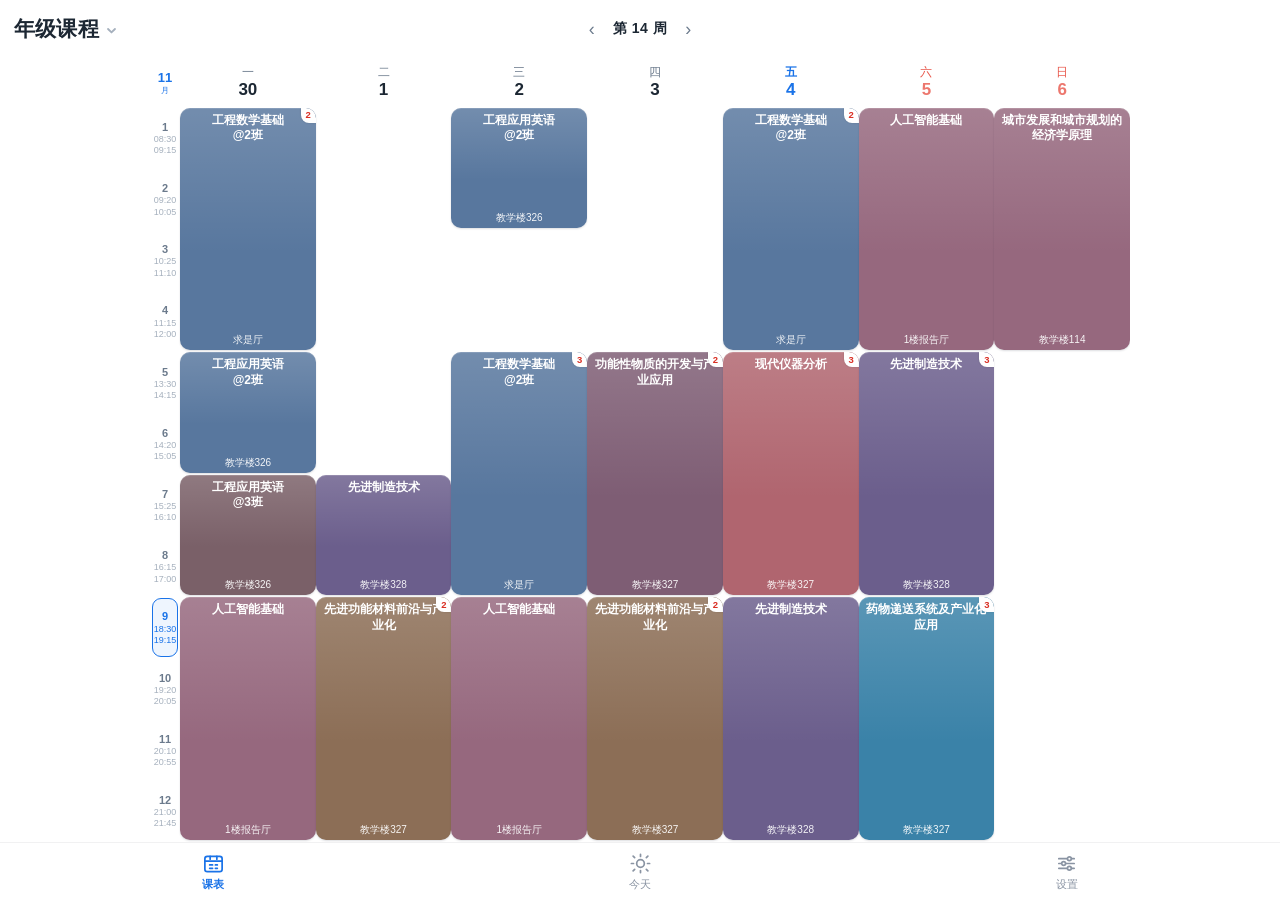
<file: ota/index.html>
<!DOCTYPE html>
<html lang="zh-CN">
<head>
<meta charset="UTF-8">
<meta name="viewport" content="width=device-width, initial-scale=1, viewport-fit=cover, user-scalable=no">
<meta name="theme-color" content="#1a73e8">
<meta name="apple-mobile-web-app-capable" content="yes">
<meta name="apple-mobile-web-app-status-bar-style" content="black-translucent">
<meta name="apple-mobile-web-app-title" content="天大福州">
<title>天大福州</title>
<link rel="manifest" href="manifest.webmanifest">
<link rel="stylesheet" href="style.css?v=20261031">
</head>
<body>
<div id="app">
  <header id="topbar">
    <div id="topbar-title">天大福州</div>
    <div id="weeknav" hidden>
      <button id="pagetitle" class="pagetitle"><span id="modename">年级课程</span><svg class="chev" viewBox="0 0 12 12" fill="none" stroke="currentColor" stroke-width="1.7" stroke-linecap="round" stroke-linejoin="round"><path d="M2.8 4.6 6 7.8l3.2-3.2"/></svg></button>
      <div id="weekctl">
        <button id="prevweek" class="warrow" aria-label="上一周">‹</button>
        <button id="weeklabel" class="weekdrop">第 <span id="weeknum">-</span> 周</button>
        <button id="nextweek" class="warrow" aria-label="下一周">›</button>
      </div>
      <button id="backtoday-week" class="backbtn" hidden>回到本周</button>
    </div>
    <div id="todaynav" hidden>
      <button id="pagetitle2" class="pagetitle"><span id="modename2">年级课程</span><svg class="chev" viewBox="0 0 12 12" fill="none" stroke="currentColor" stroke-width="1.7" stroke-linecap="round" stroke-linejoin="round"><path d="M2.8 4.6 6 7.8l3.2-3.2"/></svg></button>
      <div id="dayctl">
        <button id="prevday" class="warrow" aria-label="前一天">‹</button>
        <button id="daylabel" class="weekdrop">今天</button>
        <button id="nextday" class="warrow" aria-label="后一天">›</button>
      </div>
      <button id="backtoday-day" class="backbtn" hidden>回到本天</button>
    </div>
  </header>

  <main id="main">
    <!-- 课表视图（当周网格） -->
    <section id="view-timetable" class="view">
      <div id="gridwrap">
        <div id="gridheader">
          <div id="monthbadge" class="monthbadge"></div>
          <div class="daycol head" data-d="0">一</div>
          <div class="daycol head" data-d="1">二</div>
          <div class="daycol head" data-d="2">三</div>
          <div class="daycol head" data-d="3">四</div>
          <div class="daycol head" data-d="4">五</div>
          <div class="daycol head" data-d="5">六</div>
          <div class="daycol head" data-d="6">日</div>
          <div class="daycol date" data-d="0"></div>
          <div class="daycol date" data-d="1"></div>
          <div class="daycol date" data-d="2"></div>
          <div class="daycol date" data-d="3"></div>
          <div class="daycol date" data-d="4"></div>
          <div class="daycol date" data-d="5"></div>
          <div class="daycol date" data-d="6"></div>
        </div>
        <div id="gridbody"></div>
        <div id="tt-empty" class="empty" hidden>本周暂无课程</div>
      </div>
    </section>

    <!-- 今日视图 -->
    <section id="view-today" class="view" hidden>
      <div id="next-card"></div>
      <div id="today-list"></div>
    </section>

    <!-- 设置视图 -->
    <section id="view-settings" class="view" hidden>
      <div class="card">
        <h3>腾讯文档快照</h3>
        <div id="snapcap" class="hint" style="margin:0 0 6px"></div>
        <img id="shotimg" style="width:100%;border:1px solid var(--line)" alt="腾讯文档快照">
        <button id="snapauto" class="btn primary">自动截图当周（后台）</button>
        <button id="opendoc2" class="btn">打开腾讯文档原文核对</button>
        <p class="hint">自动截图：隐形加载腾讯文档原生页面（Cookie 定位所选周）并整页截图，完成后在应用内回显（点击图片可全屏放大）；每次启动也会自动刷新当周快照。</p>
      </div>
      <div class="card">
        <h3>我的课程 <button id="selall" class="linkbtn">全选</button> <button id="selnone" class="linkbtn">清空</button></h3>
        <p class="hint" style="margin:0 0 8px">「我的课程」模式下只显示勾选的课程；点课表卡片也可添加：</p>
        <div id="courselist"></div>
      </div>
      <div class="card">
        <h3>操作日志（保留 7 天） <button id="logclear" class="linkbtn">清空</button></h3>
        <div id="loglist" class="loglist"></div>
      </div>
      <div class="card">
        <h3>提醒</h3>
        <label class="row"><span>上课提醒</span><input type="checkbox" id="remindon"></label>
        <label class="row"><span>提前</span>
          <select id="remindlead">
            <option value="5">5 分钟</option>
            <option value="10">10 分钟</option>
            <option value="15">15 分钟</option>
            <option value="30">30 分钟</option>
          </select>
        </label>
        <button id="testnotify" class="btn">测试通知</button>
        <p class="hint">应用打开时会提前发系统通知提醒（首次使用请允许通知权限）；导出日历后系统日历也会提醒（更可靠）。</p>
      </div>
      <div class="card">
        <h3>导出日历</h3>
        <label class="row"><span>包含「不排课」等全天事件</span><input type="checkbox" id="icsallday" checked></label>
        <button id="exportics" class="btn primary">导出 .ics 到系统日历</button>
        <p class="hint">导出固定为「我的课程」里勾选的课（先去勾选），生成 .ics 后拉起系统日历确认导入，事件自带提醒、按周对应正确日期。</p>
      </div>

      <div class="card">
        <h3>软件更新</h3>
        <div id="otastatus" class="hint" style="margin:0 0 8px"></div>
        <button id="otacheck" class="btn primary">检查更新</button>
        <p class="hint">更新源已内置（GitHub·jsDelivr）。UI 更新免安装直接生效；若源内发布新版 APK（manifest.json 的 apk 字段）会下载并拉起安装。</p>
      </div>
      <div class="card">
        <h3>数据</h3>
        <div id="datastatus" class="hint"></div>
        <p class="hint">课表数据在线更新：App 内下拉刷新即可自动抓取最新课表。</p>
      </div>
    </section>
  </main>

  <nav id="tabbar">
    <button class="tab active" data-tab="timetable">
      <svg viewBox="0 0 24 24" fill="none" stroke="currentColor" stroke-width="1.8" stroke-linecap="round" stroke-linejoin="round"><rect x="3" y="4.5" width="18" height="16" rx="2.5"/><path d="M3 9.5h18M8.5 4.5v3M15.5 4.5v3M8 13.5h3M8 17h3M14 13.5h2M14 17h2"/></svg>
      <span>课表</span>
    </button>
    <button class="tab" data-tab="today">
      <svg viewBox="0 0 24 24" fill="none" stroke="currentColor" stroke-width="1.8" stroke-linecap="round"><circle cx="12" cy="12" r="4"/><path d="M12 2.5v2.2M12 19.3v2.2M4.3 4.3l1.6 1.6M18.1 18.1l1.6 1.6M2.5 12h2.2M19.3 12h2.2M4.3 19.7l1.6-1.6M18.1 5.9l1.6-1.6"/></svg>
      <span>今天</span>
    </button>
    <button class="tab" data-tab="settings">
      <svg viewBox="0 0 24 24" fill="none" stroke="currentColor" stroke-width="1.8" stroke-linecap="round"><path d="M4 7h8.5M17.5 7H20M4 12h2.5M11.5 12H20M4 17h8.5M17.5 17H20"/><circle cx="15" cy="7" r="2"/><circle cx="9" cy="12" r="2"/><circle cx="15" cy="17" r="2"/></svg>
      <span>设置</span>
    </button>
  </nav>

  <!-- 课程详情 -->
  <div id="modal" class="modal" hidden>
    <div class="modal-mask"></div>
    <div class="sheet">
      <div id="modal-body"></div>
      <div class="modal-actions">
        <button id="modal-toggle" class="btn primary">加入我的课表</button>
        <button id="modal-close" class="btn">关闭</button>
      </div>
    </div>
  </div>

  <!-- 课程模式切换菜单 -->
  <div id="modemenu" hidden>
    <div class="mm-mask"></div>
    <div class="mm-panel"></div>
  </div>

  <div id="bottomhint" role="status"></div>

  <!-- 快照全屏预览（双指缩放/拖动/双击切换/旋转） -->
  <div id="snapview" hidden>
    <button id="snapview-close" aria-label="关闭">✕</button>
    <button id="snapview-rot" aria-label="旋转">⟳</button>
    <img id="snapview-img" alt="课表快照">
  </div>
</div>
<script src="data.js"></script>
<script src="schedule-core.js?v=20261031"></script>
<script src="app.js?v=20261031"></script>
</body>
</html>
</file>
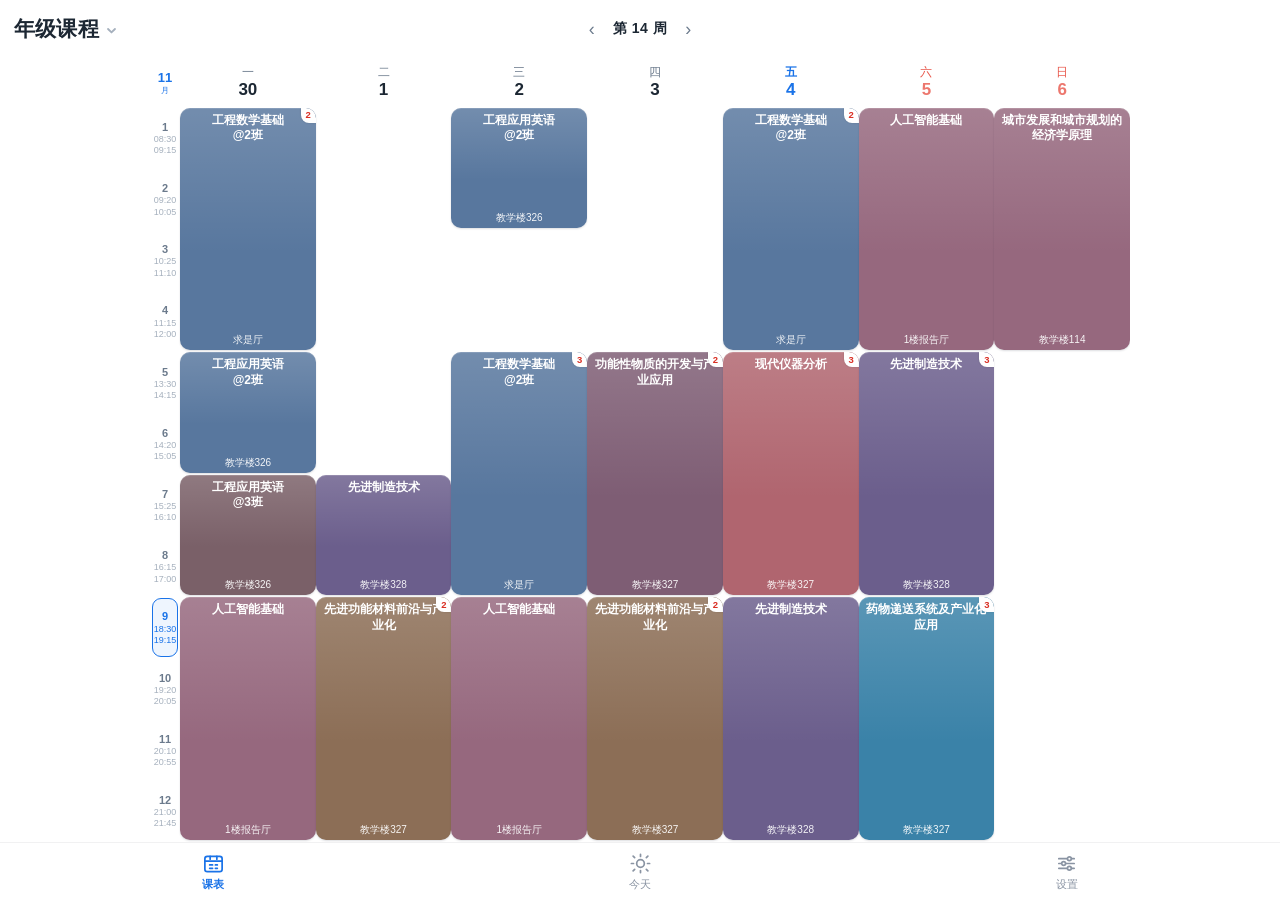
<file: ota/v193f874060/index.html>
<!DOCTYPE html>
<html lang="zh-CN">
<head>
<meta charset="UTF-8">
<meta name="viewport" content="width=device-width, initial-scale=1, viewport-fit=cover, user-scalable=no">
<meta name="theme-color" content="#1a73e8">
<meta name="apple-mobile-web-app-capable" content="yes">
<meta name="apple-mobile-web-app-status-bar-style" content="black-translucent">
<meta name="apple-mobile-web-app-title" content="天大福州">
<title>天大福州</title>
<link rel="manifest" href="manifest.webmanifest">
<link rel="stylesheet" href="style.css?v=20261031">
</head>
<body>
<div id="app">
  <header id="topbar">
    <div id="topbar-title">天大福州</div>
    <div id="weeknav" hidden>
      <button id="pagetitle" class="pagetitle"><span id="modename">年级课程</span><svg class="chev" viewBox="0 0 12 12" fill="none" stroke="currentColor" stroke-width="1.7" stroke-linecap="round" stroke-linejoin="round"><path d="M2.8 4.6 6 7.8l3.2-3.2"/></svg></button>
      <div id="weekctl">
        <button id="prevweek" class="warrow" aria-label="上一周">‹</button>
        <button id="weeklabel" class="weekdrop">第 <span id="weeknum">-</span> 周</button>
        <button id="nextweek" class="warrow" aria-label="下一周">›</button>
      </div>
      <button id="backtoday-week" class="backbtn" hidden>回到本周</button>
    </div>
    <div id="todaynav" hidden>
      <button id="pagetitle2" class="pagetitle"><span id="modename2">年级课程</span><svg class="chev" viewBox="0 0 12 12" fill="none" stroke="currentColor" stroke-width="1.7" stroke-linecap="round" stroke-linejoin="round"><path d="M2.8 4.6 6 7.8l3.2-3.2"/></svg></button>
      <div id="dayctl">
        <button id="prevday" class="warrow" aria-label="前一天">‹</button>
        <button id="daylabel" class="weekdrop">今天</button>
        <button id="nextday" class="warrow" aria-label="后一天">›</button>
      </div>
      <button id="backtoday-day" class="backbtn" hidden>回到本天</button>
    </div>
  </header>

  <main id="main">
    <!-- 课表视图（当周网格） -->
    <section id="view-timetable" class="view">
      <div id="gridwrap">
        <div id="gridheader">
          <div id="monthbadge" class="monthbadge"></div>
          <div class="daycol head" data-d="0">一</div>
          <div class="daycol head" data-d="1">二</div>
          <div class="daycol head" data-d="2">三</div>
          <div class="daycol head" data-d="3">四</div>
          <div class="daycol head" data-d="4">五</div>
          <div class="daycol head" data-d="5">六</div>
          <div class="daycol head" data-d="6">日</div>
          <div class="daycol date" data-d="0"></div>
          <div class="daycol date" data-d="1"></div>
          <div class="daycol date" data-d="2"></div>
          <div class="daycol date" data-d="3"></div>
          <div class="daycol date" data-d="4"></div>
          <div class="daycol date" data-d="5"></div>
          <div class="daycol date" data-d="6"></div>
        </div>
        <div id="gridbody"></div>
        <div id="tt-empty" class="empty" hidden>本周暂无课程</div>
      </div>
    </section>

    <!-- 今日视图 -->
    <section id="view-today" class="view" hidden>
      <div id="next-card"></div>
      <div id="today-list"></div>
    </section>

    <!-- 设置视图 -->
    <section id="view-settings" class="view" hidden>
      <div class="card">
        <h3>腾讯文档快照</h3>
        <div id="snapcap" class="hint" style="margin:0 0 6px"></div>
        <img id="shotimg" style="width:100%;border:1px solid var(--line)" alt="腾讯文档快照">
        <button id="snapauto" class="btn primary">自动截图当周（后台）</button>
        <button id="opendoc2" class="btn">打开腾讯文档原文核对</button>
        <p class="hint">自动截图：隐形加载腾讯文档原生页面（Cookie 定位所选周）并整页截图，完成后在应用内回显（点击图片可全屏放大）；每次启动也会自动刷新当周快照。</p>
      </div>
      <div class="card">
        <h3>我的课程 <button id="selall" class="linkbtn">全选</button> <button id="selnone" class="linkbtn">清空</button></h3>
        <p class="hint" style="margin:0 0 8px">「我的课程」模式下只显示勾选的课程；点课表卡片也可添加：</p>
        <div id="courselist"></div>
      </div>
      <div class="card">
        <h3>操作日志（保留 7 天） <button id="logclear" class="linkbtn">清空</button></h3>
        <div id="loglist" class="loglist"></div>
      </div>
      <div class="card">
        <h3>提醒</h3>
        <label class="row"><span>上课提醒</span><input type="checkbox" id="remindon"></label>
        <label class="row"><span>提前</span>
          <select id="remindlead">
            <option value="5">5 分钟</option>
            <option value="10">10 分钟</option>
            <option value="15">15 分钟</option>
            <option value="30">30 分钟</option>
          </select>
        </label>
        <button id="testnotify" class="btn">测试通知</button>
        <p class="hint">应用打开时会提前发系统通知提醒（首次使用请允许通知权限）；导出日历后系统日历也会提醒（更可靠）。</p>
      </div>
      <div class="card">
        <h3>导出日历</h3>
        <label class="row"><span>包含「不排课」等全天事件</span><input type="checkbox" id="icsallday" checked></label>
        <button id="exportics" class="btn primary">导出 .ics 到系统日历</button>
        <p class="hint">点击后自动生成 .ics 并拉起系统日历确认导入，导入的事件自带提醒。</p>
      </div>
      <div class="card">
        <h3>在线更新（书签脚本）</h3>
        <p class="hint" style="margin:0 0 8px">手机可直接在线更新，三步：<br>
          ① 点下方按钮打开腾讯文档页面（页面加载完再进行下一步）；<br>
          ② 在该页面运行「书签脚本」：最简单的方法是先把脚本复制到剪贴板，然后在浏览器地址栏手动输入 <b>javascript:</b> 并粘贴后续内容后回车（部分浏览器需先收藏任一页面再编辑其网址为脚本）；<br>
          ③ 脚本运行后数据自动复制，回到本 App 粘贴到下面并点「解析导入」。</p>
        <button id="opendoc" class="btn">① 打开腾讯文档</button>
        <button id="copybm" class="btn">② 复制书签脚本</button>
        <textarea id="importbox" class="textinput" style="width:100%;height:70px;margin-top:8px" placeholder="③ 粘贴书签脚本复制的内容"></textarea>
        <button id="importbtn" class="btn primary">解析并导入</button>
      </div>
      <div class="card">
        <h3>软件更新</h3>
        <div id="otastatus" class="hint" style="margin:0 0 8px"></div>
        <button id="otacheck" class="btn primary">检查更新</button>
        <p class="hint">更新源已内置（GitHub·jsDelivr）。UI 更新免安装直接生效；若源内发布新版 APK（manifest.json 的 apk 字段）会下载并拉起安装。</p>
      </div>
      <div class="card">
        <h3>数据</h3>
        <div id="datastatus" class="hint"></div>
        <p class="hint">课表数据在线更新：App 内下拉刷新或「一键在线更新」自动抓取；网页版用上方书签脚本导入。</p>
      </div>
    </section>
  </main>

  <nav id="tabbar">
    <button class="tab active" data-tab="timetable">
      <svg viewBox="0 0 24 24" fill="none" stroke="currentColor" stroke-width="1.8" stroke-linecap="round" stroke-linejoin="round"><rect x="3" y="4.5" width="18" height="16" rx="2.5"/><path d="M3 9.5h18M8.5 4.5v3M15.5 4.5v3M8 13.5h3M8 17h3M14 13.5h2M14 17h2"/></svg>
      <span>课表</span>
    </button>
    <button class="tab" data-tab="today">
      <svg viewBox="0 0 24 24" fill="none" stroke="currentColor" stroke-width="1.8" stroke-linecap="round"><circle cx="12" cy="12" r="4"/><path d="M12 2.5v2.2M12 19.3v2.2M4.3 4.3l1.6 1.6M18.1 18.1l1.6 1.6M2.5 12h2.2M19.3 12h2.2M4.3 19.7l1.6-1.6M18.1 5.9l1.6-1.6"/></svg>
      <span>今天</span>
    </button>
    <button class="tab" data-tab="settings">
      <svg viewBox="0 0 24 24" fill="none" stroke="currentColor" stroke-width="1.8" stroke-linecap="round"><path d="M4 7h8.5M17.5 7H20M4 12h2.5M11.5 12H20M4 17h8.5M17.5 17H20"/><circle cx="15" cy="7" r="2"/><circle cx="9" cy="12" r="2"/><circle cx="15" cy="17" r="2"/></svg>
      <span>设置</span>
    </button>
  </nav>

  <!-- 课程详情 -->
  <div id="modal" class="modal" hidden>
    <div class="modal-mask"></div>
    <div class="sheet">
      <div id="modal-body"></div>
      <div class="modal-actions">
        <button id="modal-toggle" class="btn primary">加入我的课表</button>
        <button id="modal-close" class="btn">关闭</button>
      </div>
    </div>
  </div>

  <!-- 课程模式切换菜单 -->
  <div id="modemenu" hidden>
    <div class="mm-mask"></div>
    <div class="mm-panel"></div>
  </div>

  <div id="bottomhint" role="status"></div>

  <!-- 快照全屏预览（双指缩放/拖动/双击切换/旋转） -->
  <div id="snapview" hidden>
    <button id="snapview-close" aria-label="关闭">✕</button>
    <button id="snapview-rot" aria-label="旋转">⟳</button>
    <img id="snapview-img" alt="课表快照">
  </div>
</div>
<script src="data.js"></script>
<script src="schedule-core.js?v=20261031"></script>
<script src="app.js?v=20261031"></script>
</body>
</html>
</file>
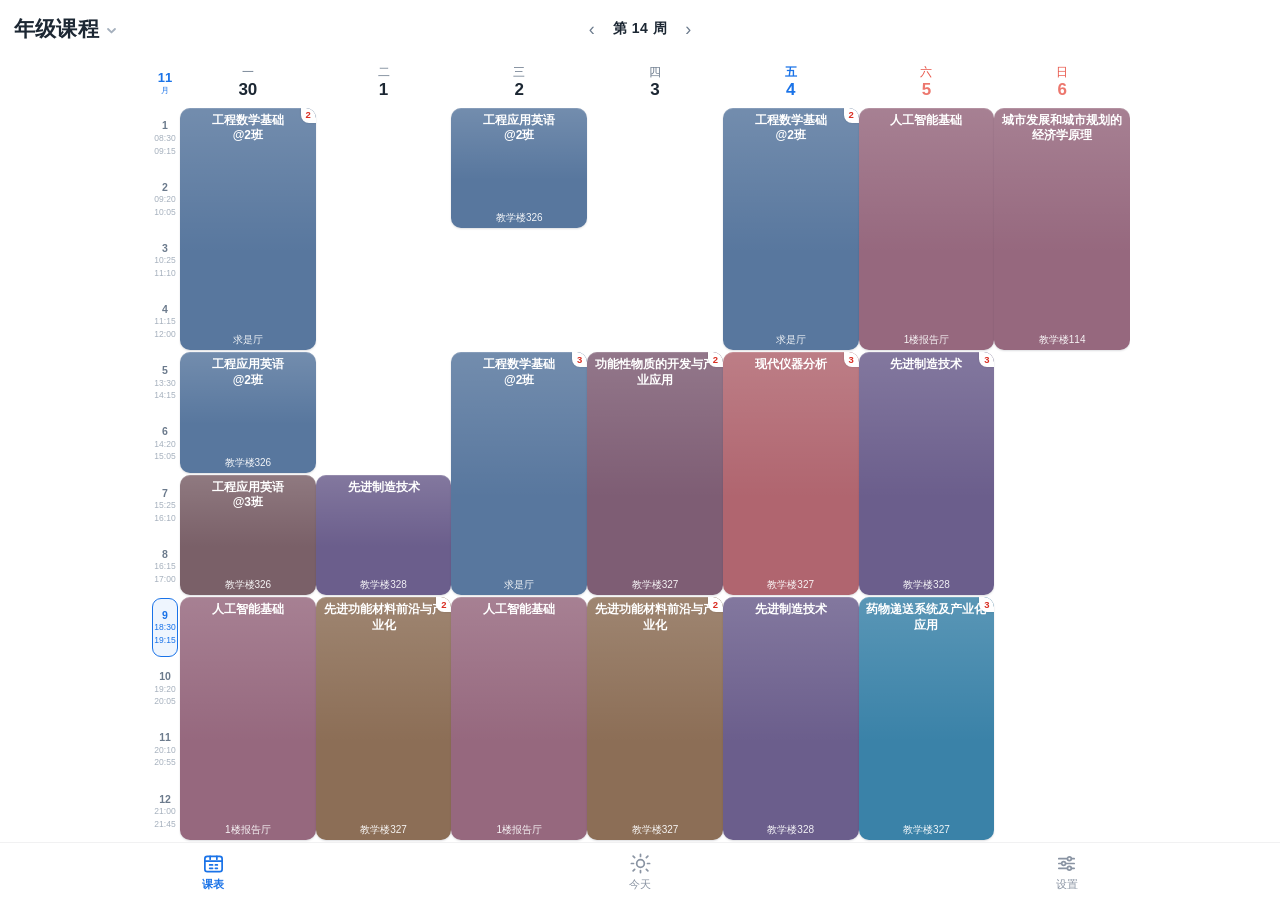
<file: ota/v391700ba03/index.html>
<!DOCTYPE html>
<html lang="zh-CN">
<head>
<meta charset="UTF-8">
<meta name="viewport" content="width=device-width, initial-scale=1, viewport-fit=cover, user-scalable=no">
<meta name="theme-color" content="#1a73e8">
<meta name="apple-mobile-web-app-capable" content="yes">
<meta name="apple-mobile-web-app-status-bar-style" content="black-translucent">
<meta name="apple-mobile-web-app-title" content="天大福州">
<title>天大福州</title>
<link rel="manifest" href="manifest.webmanifest">
<link rel="stylesheet" href="style.css?v=20261030">
</head>
<body>
<div id="app">
  <header id="topbar">
    <div id="topbar-title">天大福州</div>
    <div id="weeknav" hidden>
      <button id="pagetitle" class="pagetitle"><span id="modename">年级课程</span><svg class="chev" viewBox="0 0 12 12" fill="none" stroke="currentColor" stroke-width="1.7" stroke-linecap="round" stroke-linejoin="round"><path d="M2.8 4.6 6 7.8l3.2-3.2"/></svg></button>
      <div id="weekctl">
        <button id="prevweek" class="warrow" aria-label="上一周">‹</button>
        <button id="weeklabel" class="weekdrop">第 <span id="weeknum">-</span> 周</button>
        <button id="nextweek" class="warrow" aria-label="下一周">›</button>
      </div>
      <button id="backtoday-week" class="backbtn" hidden>回到本周</button>
    </div>
    <div id="todaynav" hidden>
      <button id="pagetitle2" class="pagetitle"><span id="modename2">年级课程</span><svg class="chev" viewBox="0 0 12 12" fill="none" stroke="currentColor" stroke-width="1.7" stroke-linecap="round" stroke-linejoin="round"><path d="M2.8 4.6 6 7.8l3.2-3.2"/></svg></button>
      <div id="dayctl">
        <button id="prevday" class="warrow" aria-label="前一天">‹</button>
        <button id="daylabel" class="weekdrop">今天</button>
        <button id="nextday" class="warrow" aria-label="后一天">›</button>
      </div>
      <button id="backtoday-day" class="backbtn" hidden>回到本天</button>
    </div>
  </header>

  <main id="main">
    <!-- 课表视图（当周网格） -->
    <section id="view-timetable" class="view">
      <div id="gridwrap">
        <div id="gridheader">
          <div id="monthbadge" class="monthbadge"></div>
          <div class="daycol head" data-d="0">一</div>
          <div class="daycol head" data-d="1">二</div>
          <div class="daycol head" data-d="2">三</div>
          <div class="daycol head" data-d="3">四</div>
          <div class="daycol head" data-d="4">五</div>
          <div class="daycol head" data-d="5">六</div>
          <div class="daycol head" data-d="6">日</div>
          <div class="daycol date" data-d="0"></div>
          <div class="daycol date" data-d="1"></div>
          <div class="daycol date" data-d="2"></div>
          <div class="daycol date" data-d="3"></div>
          <div class="daycol date" data-d="4"></div>
          <div class="daycol date" data-d="5"></div>
          <div class="daycol date" data-d="6"></div>
        </div>
        <div id="gridbody"></div>
      </div>
      <div id="tt-empty" class="empty" hidden>本周暂无课程</div>
    </section>

    <!-- 今日视图 -->
    <section id="view-today" class="view" hidden>
      <div id="next-card"></div>
      <div id="today-list"></div>
    </section>

    <!-- 设置视图 -->
    <section id="view-settings" class="view" hidden>
      <div class="card">
        <h3>课表快照核对</h3>
        <div id="docsnap" class="snap"></div>
        <button id="opendoc2" class="btn">打开腾讯文档原文核对</button>
      </div>
      <div class="card">
        <h3>我的课程 <button id="selall" class="linkbtn">全选</button> <button id="selnone" class="linkbtn">清空</button></h3>
        <p class="hint" style="margin:0 0 8px">「我的课程」模式下只显示勾选的课程；点课表卡片也可添加：</p>
        <div id="courselist"></div>
      </div>
      <div class="card">
        <h3>提醒</h3>
        <label class="row"><span>上课提醒</span><input type="checkbox" id="remindon"></label>
        <label class="row"><span>提前</span>
          <select id="remindlead">
            <option value="5">5 分钟</option>
            <option value="10">10 分钟</option>
            <option value="15">15 分钟</option>
            <option value="30">30 分钟</option>
          </select>
        </label>
        <button id="testnotify" class="btn">测试通知</button>
        <p class="hint">应用打开时会提前提醒；导出日历后系统日历也会提醒（更可靠）。</p>
      </div>
      <div class="card">
        <h3>导出日历</h3>
        <label class="row"><span>包含「不排课」等全天事件</span><input type="checkbox" id="icsallday" checked></label>
        <button id="exportics" class="btn primary">导出 .ics 到系统日历</button>
        <p class="hint">下载后用「日历」App 打开即可导入，导入的事件自带提醒。</p>
      </div>
      <div class="card">
        <h3>在线更新（书签脚本）</h3>
        <p class="hint" style="margin:0 0 8px">手机可直接在线更新，三步：<br>
          ① 点下方按钮打开腾讯文档页面（页面加载完再进行下一步）；<br>
          ② 在该页面运行「书签脚本」：最简单的方法是先把脚本复制到剪贴板，然后在浏览器地址栏手动输入 <b>javascript:</b> 并粘贴后续内容后回车（部分浏览器需先收藏任一页面再编辑其网址为脚本）；<br>
          ③ 脚本运行后数据自动复制，回到本 App 粘贴到下面并点「解析导入」。</p>
        <button id="opendoc" class="btn">① 打开腾讯文档</button>
        <button id="copybm" class="btn">② 复制书签脚本</button>
        <textarea id="importbox" class="textinput" style="width:100%;height:70px;margin-top:8px" placeholder="③ 粘贴书签脚本复制的内容"></textarea>
        <button id="importbtn" class="btn primary">解析并导入</button>
      </div>
      <div class="card">
        <h3>软件更新</h3>
        <div id="otastatus" class="hint" style="margin:0 0 8px"></div>
        <button id="otacheck" class="btn primary">检查更新</button>
        <p class="hint">更新源已内置（GitHub·jsDelivr）。UI 更新免安装直接生效；若源内发布新版 APK（manifest.json 的 apk 字段）会下载并拉起安装。</p>
      </div>
      <div class="card">
        <h3>数据</h3>
        <div id="datastatus" class="hint"></div>
        <p class="hint">课表数据在线更新：App 内下拉刷新或「一键在线更新」自动抓取；网页版用上方书签脚本导入。</p>
      </div>
    </section>
  </main>

  <nav id="tabbar">
    <button class="tab active" data-tab="timetable">
      <svg viewBox="0 0 24 24" fill="none" stroke="currentColor" stroke-width="1.8" stroke-linecap="round" stroke-linejoin="round"><rect x="3" y="4.5" width="18" height="16" rx="2.5"/><path d="M3 9.5h18M8.5 4.5v3M15.5 4.5v3M8 13.5h3M8 17h3M14 13.5h2M14 17h2"/></svg>
      <span>课表</span>
    </button>
    <button class="tab" data-tab="today">
      <svg viewBox="0 0 24 24" fill="none" stroke="currentColor" stroke-width="1.8" stroke-linecap="round"><circle cx="12" cy="12" r="4"/><path d="M12 2.5v2.2M12 19.3v2.2M4.3 4.3l1.6 1.6M18.1 18.1l1.6 1.6M2.5 12h2.2M19.3 12h2.2M4.3 19.7l1.6-1.6M18.1 5.9l1.6-1.6"/></svg>
      <span>今天</span>
    </button>
    <button class="tab" data-tab="settings">
      <svg viewBox="0 0 24 24" fill="none" stroke="currentColor" stroke-width="1.8" stroke-linecap="round"><path d="M4 7h8.5M17.5 7H20M4 12h2.5M11.5 12H20M4 17h8.5M17.5 17H20"/><circle cx="15" cy="7" r="2"/><circle cx="9" cy="12" r="2"/><circle cx="15" cy="17" r="2"/></svg>
      <span>设置</span>
    </button>
  </nav>

  <!-- 课程详情 -->
  <div id="modal" class="modal" hidden>
    <div class="modal-mask"></div>
    <div class="sheet">
      <div id="modal-body"></div>
      <div class="modal-actions">
        <button id="modal-toggle" class="btn primary">加入我的课表</button>
        <button id="modal-close" class="btn">关闭</button>
      </div>
    </div>
  </div>

  <!-- 课程模式切换菜单 -->
  <div id="modemenu" hidden>
    <div class="mm-mask"></div>
    <div class="mm-panel"></div>
  </div>

  <div id="banner" hidden></div>
</div>
<script src="data.js"></script>
<script src="schedule-core.js?v=20261030"></script>
<script src="app.js?v=20261030"></script>
</body>
</html>
</file>
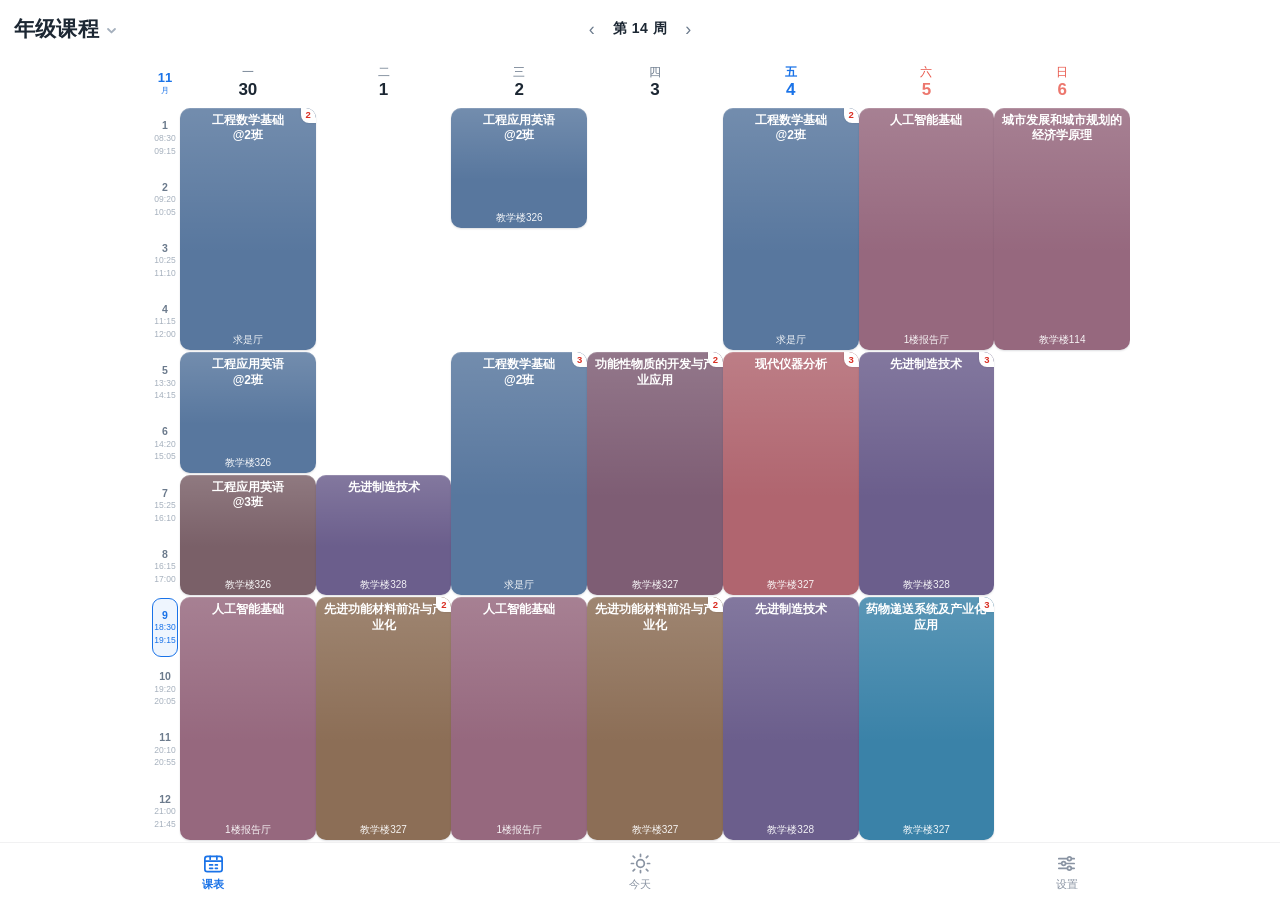
<file: ota/v3e97e22ca8/index.html>
<!DOCTYPE html>
<html lang="zh-CN">
<head>
<meta charset="UTF-8">
<meta name="viewport" content="width=device-width, initial-scale=1, viewport-fit=cover, user-scalable=no">
<meta name="theme-color" content="#1a73e8">
<meta name="apple-mobile-web-app-capable" content="yes">
<meta name="apple-mobile-web-app-status-bar-style" content="black-translucent">
<meta name="apple-mobile-web-app-title" content="天大福州">
<title>天大福州</title>
<link rel="manifest" href="manifest.webmanifest">
<link rel="stylesheet" href="style.css?v=20261030">
</head>
<body>
<div id="app">
  <header id="topbar">
    <div id="topbar-title">天大福州</div>
    <div id="weeknav" hidden>
      <button id="pagetitle" class="pagetitle"><span id="modename">年级课程</span><svg class="chev" viewBox="0 0 12 12" fill="none" stroke="currentColor" stroke-width="1.7" stroke-linecap="round" stroke-linejoin="round"><path d="M2.8 4.6 6 7.8l3.2-3.2"/></svg></button>
      <div id="weekctl">
        <button id="prevweek" class="warrow" aria-label="上一周">‹</button>
        <button id="weeklabel" class="weekdrop">第 <span id="weeknum">-</span> 周</button>
        <button id="nextweek" class="warrow" aria-label="下一周">›</button>
      </div>
      <button id="backtoday-week" class="backbtn" hidden>回到本周</button>
    </div>
    <div id="todaynav" hidden>
      <button id="pagetitle2" class="pagetitle"><span id="modename2">年级课程</span><svg class="chev" viewBox="0 0 12 12" fill="none" stroke="currentColor" stroke-width="1.7" stroke-linecap="round" stroke-linejoin="round"><path d="M2.8 4.6 6 7.8l3.2-3.2"/></svg></button>
      <div id="dayctl">
        <button id="prevday" class="warrow" aria-label="前一天">‹</button>
        <button id="daylabel" class="weekdrop">今天</button>
        <button id="nextday" class="warrow" aria-label="后一天">›</button>
      </div>
      <button id="backtoday-day" class="backbtn" hidden>回到本天</button>
    </div>
  </header>

  <main id="main">
    <!-- 课表视图（当周网格） -->
    <section id="view-timetable" class="view">
      <div id="gridwrap">
        <div id="gridheader">
          <div id="monthbadge" class="monthbadge"></div>
          <div class="daycol head" data-d="0">一</div>
          <div class="daycol head" data-d="1">二</div>
          <div class="daycol head" data-d="2">三</div>
          <div class="daycol head" data-d="3">四</div>
          <div class="daycol head" data-d="4">五</div>
          <div class="daycol head" data-d="5">六</div>
          <div class="daycol head" data-d="6">日</div>
          <div class="daycol date" data-d="0"></div>
          <div class="daycol date" data-d="1"></div>
          <div class="daycol date" data-d="2"></div>
          <div class="daycol date" data-d="3"></div>
          <div class="daycol date" data-d="4"></div>
          <div class="daycol date" data-d="5"></div>
          <div class="daycol date" data-d="6"></div>
        </div>
        <div id="gridbody"></div>
      </div>
      <div id="tt-empty" class="empty" hidden>本周暂无课程</div>
    </section>

    <!-- 今日视图 -->
    <section id="view-today" class="view" hidden>
      <div id="next-card"></div>
      <div id="today-list"></div>
    </section>

    <!-- 设置视图 -->
    <section id="view-settings" class="view" hidden>
      <div class="card">
        <h3>腾讯文档快照</h3>
        <div id="snapcap" class="hint" style="margin:0 0 6px"></div>
        <img id="shotimg" style="width:100%;border:1px solid var(--line)" alt="腾讯文档快照">
        <button id="snapauto" class="btn primary">自动截图当周（后台）</button>
        <button id="opendocsnap" class="btn">打开文档原文（手动截图）</button>
        <button id="opendoc2" class="btn">打开腾讯文档原文核对</button>
        <p class="hint">自动截图：隐形加载腾讯文档原生页面（Cookie 定位所选周）并整页截图，完成后存相册并回显；手动模式：打开原文后滚动到目标位置，点底部「📷 截图保存」。两张截图路径不同，任选其一。</p>
      </div>
      <div class="card">
        <h3>我的课程 <button id="selall" class="linkbtn">全选</button> <button id="selnone" class="linkbtn">清空</button></h3>
        <p class="hint" style="margin:0 0 8px">「我的课程」模式下只显示勾选的课程；点课表卡片也可添加：</p>
        <div id="courselist"></div>
      </div>
      <div class="card">
        <h3>提醒</h3>
        <label class="row"><span>上课提醒</span><input type="checkbox" id="remindon"></label>
        <label class="row"><span>提前</span>
          <select id="remindlead">
            <option value="5">5 分钟</option>
            <option value="10">10 分钟</option>
            <option value="15">15 分钟</option>
            <option value="30">30 分钟</option>
          </select>
        </label>
        <button id="testnotify" class="btn">测试通知</button>
        <p class="hint">应用打开时会提前提醒；导出日历后系统日历也会提醒（更可靠）。</p>
      </div>
      <div class="card">
        <h3>导出日历</h3>
        <label class="row"><span>包含「不排课」等全天事件</span><input type="checkbox" id="icsallday" checked></label>
        <button id="exportics" class="btn primary">导出 .ics 到系统日历</button>
        <p class="hint">下载后用「日历」App 打开即可导入，导入的事件自带提醒。</p>
      </div>
      <div class="card">
        <h3>在线更新（书签脚本）</h3>
        <p class="hint" style="margin:0 0 8px">手机可直接在线更新，三步：<br>
          ① 点下方按钮打开腾讯文档页面（页面加载完再进行下一步）；<br>
          ② 在该页面运行「书签脚本」：最简单的方法是先把脚本复制到剪贴板，然后在浏览器地址栏手动输入 <b>javascript:</b> 并粘贴后续内容后回车（部分浏览器需先收藏任一页面再编辑其网址为脚本）；<br>
          ③ 脚本运行后数据自动复制，回到本 App 粘贴到下面并点「解析导入」。</p>
        <button id="opendoc" class="btn">① 打开腾讯文档</button>
        <button id="copybm" class="btn">② 复制书签脚本</button>
        <textarea id="importbox" class="textinput" style="width:100%;height:70px;margin-top:8px" placeholder="③ 粘贴书签脚本复制的内容"></textarea>
        <button id="importbtn" class="btn primary">解析并导入</button>
      </div>
      <div class="card">
        <h3>软件更新</h3>
        <div id="otastatus" class="hint" style="margin:0 0 8px"></div>
        <button id="otacheck" class="btn primary">检查更新</button>
        <p class="hint">更新源已内置（GitHub·jsDelivr）。UI 更新免安装直接生效；若源内发布新版 APK（manifest.json 的 apk 字段）会下载并拉起安装。</p>
      </div>
      <div class="card">
        <h3>数据</h3>
        <div id="datastatus" class="hint"></div>
        <p class="hint">课表数据在线更新：App 内下拉刷新或「一键在线更新」自动抓取；网页版用上方书签脚本导入。</p>
      </div>
    </section>
  </main>

  <nav id="tabbar">
    <button class="tab active" data-tab="timetable">
      <svg viewBox="0 0 24 24" fill="none" stroke="currentColor" stroke-width="1.8" stroke-linecap="round" stroke-linejoin="round"><rect x="3" y="4.5" width="18" height="16" rx="2.5"/><path d="M3 9.5h18M8.5 4.5v3M15.5 4.5v3M8 13.5h3M8 17h3M14 13.5h2M14 17h2"/></svg>
      <span>课表</span>
    </button>
    <button class="tab" data-tab="today">
      <svg viewBox="0 0 24 24" fill="none" stroke="currentColor" stroke-width="1.8" stroke-linecap="round"><circle cx="12" cy="12" r="4"/><path d="M12 2.5v2.2M12 19.3v2.2M4.3 4.3l1.6 1.6M18.1 18.1l1.6 1.6M2.5 12h2.2M19.3 12h2.2M4.3 19.7l1.6-1.6M18.1 5.9l1.6-1.6"/></svg>
      <span>今天</span>
    </button>
    <button class="tab" data-tab="settings">
      <svg viewBox="0 0 24 24" fill="none" stroke="currentColor" stroke-width="1.8" stroke-linecap="round"><path d="M4 7h8.5M17.5 7H20M4 12h2.5M11.5 12H20M4 17h8.5M17.5 17H20"/><circle cx="15" cy="7" r="2"/><circle cx="9" cy="12" r="2"/><circle cx="15" cy="17" r="2"/></svg>
      <span>设置</span>
    </button>
  </nav>

  <!-- 课程详情 -->
  <div id="modal" class="modal" hidden>
    <div class="modal-mask"></div>
    <div class="sheet">
      <div id="modal-body"></div>
      <div class="modal-actions">
        <button id="modal-toggle" class="btn primary">加入我的课表</button>
        <button id="modal-close" class="btn">关闭</button>
      </div>
    </div>
  </div>

  <!-- 课程模式切换菜单 -->
  <div id="modemenu" hidden>
    <div class="mm-mask"></div>
    <div class="mm-panel"></div>
  </div>

  <div id="banner" hidden></div>
</div>
<script src="data.js"></script>
<script src="schedule-core.js?v=20261030"></script>
<script src="app.js?v=20261030"></script>
</body>
</html>
</file>
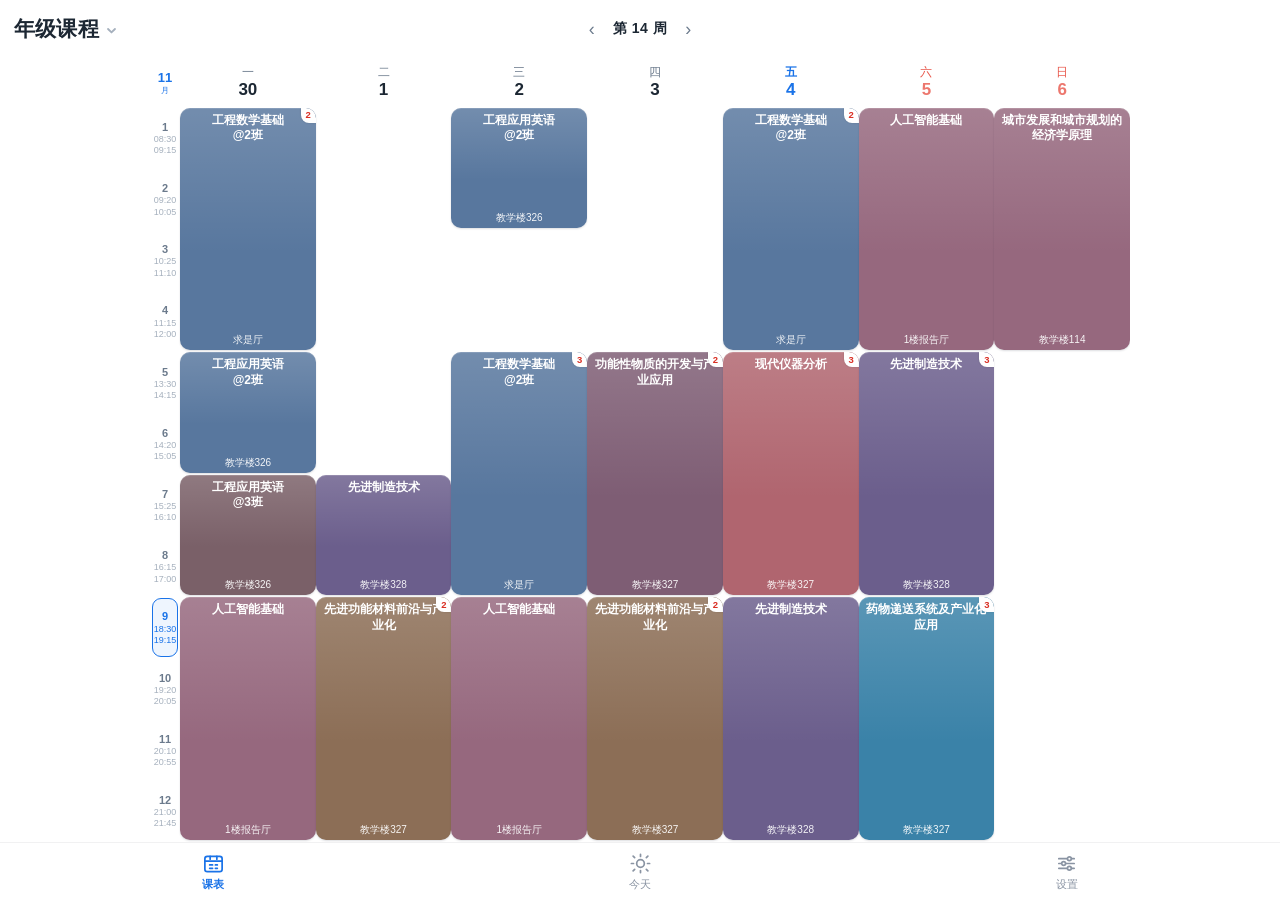
<file: ota/v66e4d9330b/index.html>
<!DOCTYPE html>
<html lang="zh-CN">
<head>
<meta charset="UTF-8">
<meta name="viewport" content="width=device-width, initial-scale=1, viewport-fit=cover, user-scalable=no">
<meta name="theme-color" content="#1a73e8">
<meta name="apple-mobile-web-app-capable" content="yes">
<meta name="apple-mobile-web-app-status-bar-style" content="black-translucent">
<meta name="apple-mobile-web-app-title" content="天大福州">
<title>天大福州</title>
<link rel="manifest" href="manifest.webmanifest">
<link rel="stylesheet" href="style.css?v=20261031">
</head>
<body>
<div id="app">
  <header id="topbar">
    <div id="topbar-title">天大福州</div>
    <div id="weeknav" hidden>
      <button id="pagetitle" class="pagetitle"><span id="modename">年级课程</span><svg class="chev" viewBox="0 0 12 12" fill="none" stroke="currentColor" stroke-width="1.7" stroke-linecap="round" stroke-linejoin="round"><path d="M2.8 4.6 6 7.8l3.2-3.2"/></svg></button>
      <div id="weekctl">
        <button id="prevweek" class="warrow" aria-label="上一周">‹</button>
        <button id="weeklabel" class="weekdrop">第 <span id="weeknum">-</span> 周</button>
        <button id="nextweek" class="warrow" aria-label="下一周">›</button>
      </div>
      <button id="backtoday-week" class="backbtn" hidden>回到本周</button>
    </div>
    <div id="todaynav" hidden>
      <button id="pagetitle2" class="pagetitle"><span id="modename2">年级课程</span><svg class="chev" viewBox="0 0 12 12" fill="none" stroke="currentColor" stroke-width="1.7" stroke-linecap="round" stroke-linejoin="round"><path d="M2.8 4.6 6 7.8l3.2-3.2"/></svg></button>
      <div id="dayctl">
        <button id="prevday" class="warrow" aria-label="前一天">‹</button>
        <button id="daylabel" class="weekdrop">今天</button>
        <button id="nextday" class="warrow" aria-label="后一天">›</button>
      </div>
      <button id="backtoday-day" class="backbtn" hidden>回到本天</button>
    </div>
  </header>

  <main id="main">
    <!-- 课表视图（当周网格） -->
    <section id="view-timetable" class="view">
      <div id="gridwrap">
        <div id="gridheader">
          <div id="monthbadge" class="monthbadge"></div>
          <div class="daycol head" data-d="0">一</div>
          <div class="daycol head" data-d="1">二</div>
          <div class="daycol head" data-d="2">三</div>
          <div class="daycol head" data-d="3">四</div>
          <div class="daycol head" data-d="4">五</div>
          <div class="daycol head" data-d="5">六</div>
          <div class="daycol head" data-d="6">日</div>
          <div class="daycol date" data-d="0"></div>
          <div class="daycol date" data-d="1"></div>
          <div class="daycol date" data-d="2"></div>
          <div class="daycol date" data-d="3"></div>
          <div class="daycol date" data-d="4"></div>
          <div class="daycol date" data-d="5"></div>
          <div class="daycol date" data-d="6"></div>
        </div>
        <div id="gridbody"></div>
        <div id="tt-empty" class="empty" hidden>本周暂无课程</div>
      </div>
    </section>

    <!-- 今日视图 -->
    <section id="view-today" class="view" hidden>
      <div id="next-card"></div>
      <div id="today-list"></div>
    </section>

    <!-- 设置视图 -->
    <section id="view-settings" class="view" hidden>
      <div class="card">
        <h3>腾讯文档快照</h3>
        <div id="snapcap" class="hint" style="margin:0 0 6px"></div>
        <img id="shotimg" style="width:100%;border:1px solid var(--line)" alt="腾讯文档快照">
        <button id="snapauto" class="btn primary">自动截图当周（后台）</button>
        <button id="opendoc2" class="btn">打开腾讯文档原文核对</button>
        <p class="hint">自动截图：隐形加载腾讯文档原生页面（Cookie 定位所选周）并整页截图，完成后在应用内回显（点击图片可全屏放大）；每次启动也会自动刷新当周快照。</p>
      </div>
      <div class="card">
        <h3>我的课程 <button id="selall" class="linkbtn">全选</button> <button id="selnone" class="linkbtn">清空</button></h3>
        <p class="hint" style="margin:0 0 8px">「我的课程」模式下只显示勾选的课程；点课表卡片也可添加：</p>
        <div id="courselist"></div>
      </div>
      <div class="card">
        <h3>提醒</h3>
        <label class="row"><span>上课提醒</span><input type="checkbox" id="remindon"></label>
        <label class="row"><span>提前</span>
          <select id="remindlead">
            <option value="5">5 分钟</option>
            <option value="10">10 分钟</option>
            <option value="15">15 分钟</option>
            <option value="30">30 分钟</option>
          </select>
        </label>
        <button id="testnotify" class="btn">测试通知</button>
        <p class="hint">应用打开时会提前提醒；导出日历后系统日历也会提醒（更可靠）。</p>
      </div>
      <div class="card">
        <h3>导出日历</h3>
        <label class="row"><span>包含「不排课」等全天事件</span><input type="checkbox" id="icsallday" checked></label>
        <button id="exportics" class="btn primary">导出 .ics 到系统日历</button>
        <p class="hint">下载后用「日历」App 打开即可导入，导入的事件自带提醒。</p>
      </div>
      <div class="card">
        <h3>在线更新（书签脚本）</h3>
        <p class="hint" style="margin:0 0 8px">手机可直接在线更新，三步：<br>
          ① 点下方按钮打开腾讯文档页面（页面加载完再进行下一步）；<br>
          ② 在该页面运行「书签脚本」：最简单的方法是先把脚本复制到剪贴板，然后在浏览器地址栏手动输入 <b>javascript:</b> 并粘贴后续内容后回车（部分浏览器需先收藏任一页面再编辑其网址为脚本）；<br>
          ③ 脚本运行后数据自动复制，回到本 App 粘贴到下面并点「解析导入」。</p>
        <button id="opendoc" class="btn">① 打开腾讯文档</button>
        <button id="copybm" class="btn">② 复制书签脚本</button>
        <textarea id="importbox" class="textinput" style="width:100%;height:70px;margin-top:8px" placeholder="③ 粘贴书签脚本复制的内容"></textarea>
        <button id="importbtn" class="btn primary">解析并导入</button>
      </div>
      <div class="card">
        <h3>软件更新</h3>
        <div id="otastatus" class="hint" style="margin:0 0 8px"></div>
        <button id="otacheck" class="btn primary">检查更新</button>
        <p class="hint">更新源已内置（GitHub·jsDelivr）。UI 更新免安装直接生效；若源内发布新版 APK（manifest.json 的 apk 字段）会下载并拉起安装。</p>
      </div>
      <div class="card">
        <h3>数据</h3>
        <div id="datastatus" class="hint"></div>
        <p class="hint">课表数据在线更新：App 内下拉刷新或「一键在线更新」自动抓取；网页版用上方书签脚本导入。</p>
      </div>
    </section>
  </main>

  <nav id="tabbar">
    <button class="tab active" data-tab="timetable">
      <svg viewBox="0 0 24 24" fill="none" stroke="currentColor" stroke-width="1.8" stroke-linecap="round" stroke-linejoin="round"><rect x="3" y="4.5" width="18" height="16" rx="2.5"/><path d="M3 9.5h18M8.5 4.5v3M15.5 4.5v3M8 13.5h3M8 17h3M14 13.5h2M14 17h2"/></svg>
      <span>课表</span>
    </button>
    <button class="tab" data-tab="today">
      <svg viewBox="0 0 24 24" fill="none" stroke="currentColor" stroke-width="1.8" stroke-linecap="round"><circle cx="12" cy="12" r="4"/><path d="M12 2.5v2.2M12 19.3v2.2M4.3 4.3l1.6 1.6M18.1 18.1l1.6 1.6M2.5 12h2.2M19.3 12h2.2M4.3 19.7l1.6-1.6M18.1 5.9l1.6-1.6"/></svg>
      <span>今天</span>
    </button>
    <button class="tab" data-tab="settings">
      <svg viewBox="0 0 24 24" fill="none" stroke="currentColor" stroke-width="1.8" stroke-linecap="round"><path d="M4 7h8.5M17.5 7H20M4 12h2.5M11.5 12H20M4 17h8.5M17.5 17H20"/><circle cx="15" cy="7" r="2"/><circle cx="9" cy="12" r="2"/><circle cx="15" cy="17" r="2"/></svg>
      <span>设置</span>
    </button>
  </nav>

  <!-- 课程详情 -->
  <div id="modal" class="modal" hidden>
    <div class="modal-mask"></div>
    <div class="sheet">
      <div id="modal-body"></div>
      <div class="modal-actions">
        <button id="modal-toggle" class="btn primary">加入我的课表</button>
        <button id="modal-close" class="btn">关闭</button>
      </div>
    </div>
  </div>

  <!-- 课程模式切换菜单 -->
  <div id="modemenu" hidden>
    <div class="mm-mask"></div>
    <div class="mm-panel"></div>
  </div>

  <div id="banner" hidden></div>
  <div id="bottomhint" role="status"></div>

  <!-- 快照全屏预览（双指缩放/拖动/双击切换/旋转） -->
  <div id="snapview" hidden>
    <button id="snapview-close" aria-label="关闭">✕</button>
    <button id="snapview-rot" aria-label="旋转">⟳</button>
    <img id="snapview-img" alt="课表快照">
  </div>
</div>
<script src="data.js"></script>
<script src="schedule-core.js?v=20261031"></script>
<script src="app.js?v=20261031"></script>
</body>
</html>
</file>
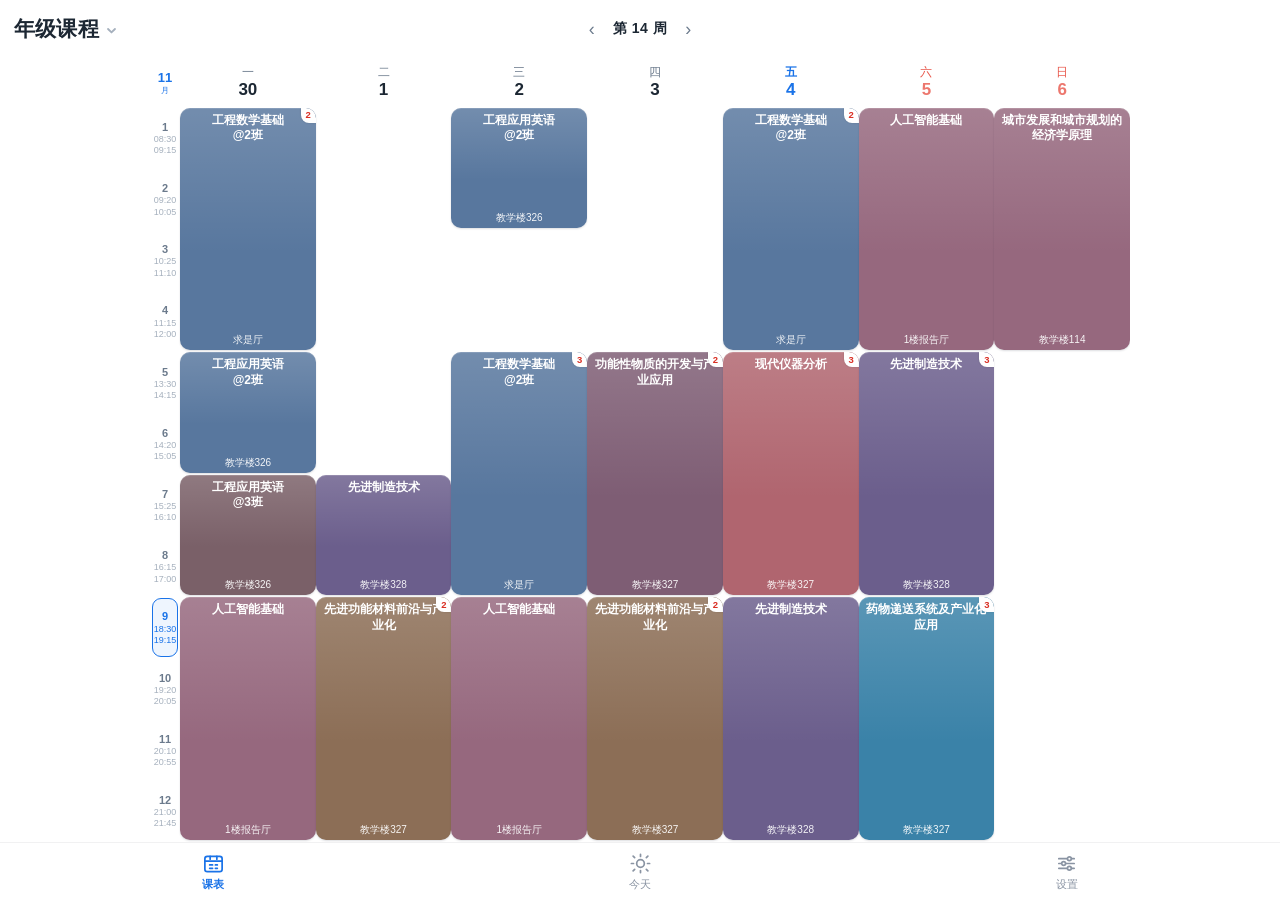
<file: ota/v70fc0f5afd/index.html>
<!DOCTYPE html>
<html lang="zh-CN">
<head>
<meta charset="UTF-8">
<meta name="viewport" content="width=device-width, initial-scale=1, viewport-fit=cover, user-scalable=no">
<meta name="theme-color" content="#1a73e8">
<meta name="apple-mobile-web-app-capable" content="yes">
<meta name="apple-mobile-web-app-status-bar-style" content="black-translucent">
<meta name="apple-mobile-web-app-title" content="天大福州">
<title>天大福州</title>
<link rel="manifest" href="manifest.webmanifest">
<link rel="stylesheet" href="style.css?v=20261031">
</head>
<body>
<div id="app">
  <header id="topbar">
    <div id="topbar-title">天大福州</div>
    <div id="weeknav" hidden>
      <button id="pagetitle" class="pagetitle"><span id="modename">年级课程</span><svg class="chev" viewBox="0 0 12 12" fill="none" stroke="currentColor" stroke-width="1.7" stroke-linecap="round" stroke-linejoin="round"><path d="M2.8 4.6 6 7.8l3.2-3.2"/></svg></button>
      <div id="weekctl">
        <button id="prevweek" class="warrow" aria-label="上一周">‹</button>
        <button id="weeklabel" class="weekdrop">第 <span id="weeknum">-</span> 周</button>
        <button id="nextweek" class="warrow" aria-label="下一周">›</button>
      </div>
      <button id="backtoday-week" class="backbtn" hidden>回到本周</button>
    </div>
    <div id="todaynav" hidden>
      <button id="pagetitle2" class="pagetitle"><span id="modename2">年级课程</span><svg class="chev" viewBox="0 0 12 12" fill="none" stroke="currentColor" stroke-width="1.7" stroke-linecap="round" stroke-linejoin="round"><path d="M2.8 4.6 6 7.8l3.2-3.2"/></svg></button>
      <div id="dayctl">
        <button id="prevday" class="warrow" aria-label="前一天">‹</button>
        <button id="daylabel" class="weekdrop">今天</button>
        <button id="nextday" class="warrow" aria-label="后一天">›</button>
      </div>
      <button id="backtoday-day" class="backbtn" hidden>回到本天</button>
    </div>
  </header>

  <main id="main">
    <!-- 课表视图（当周网格） -->
    <section id="view-timetable" class="view">
      <div id="gridwrap">
        <div id="gridheader">
          <div id="monthbadge" class="monthbadge"></div>
          <div class="daycol head" data-d="0">一</div>
          <div class="daycol head" data-d="1">二</div>
          <div class="daycol head" data-d="2">三</div>
          <div class="daycol head" data-d="3">四</div>
          <div class="daycol head" data-d="4">五</div>
          <div class="daycol head" data-d="5">六</div>
          <div class="daycol head" data-d="6">日</div>
          <div class="daycol date" data-d="0"></div>
          <div class="daycol date" data-d="1"></div>
          <div class="daycol date" data-d="2"></div>
          <div class="daycol date" data-d="3"></div>
          <div class="daycol date" data-d="4"></div>
          <div class="daycol date" data-d="5"></div>
          <div class="daycol date" data-d="6"></div>
        </div>
        <div id="gridbody"></div>
        <div id="tt-empty" class="empty" hidden>本周暂无课程</div>
      </div>
    </section>

    <!-- 今日视图 -->
    <section id="view-today" class="view" hidden>
      <div id="next-card"></div>
      <div id="today-list"></div>
    </section>

    <!-- 设置视图 -->
    <section id="view-settings" class="view" hidden>
      <div class="card">
        <h3>腾讯文档快照</h3>
        <div id="snapcap" class="hint" style="margin:0 0 6px"></div>
        <img id="shotimg" style="width:100%;border:1px solid var(--line)" alt="腾讯文档快照">
        <button id="snapauto" class="btn primary">自动截图当周（后台）</button>
        <button id="opendoc2" class="btn">打开腾讯文档原文核对</button>
        <p class="hint">自动截图：隐形加载腾讯文档原生页面（Cookie 定位所选周）并整页截图，完成后在应用内回显（点击图片可全屏放大）；每次启动也会自动刷新当周快照。</p>
      </div>
      <div class="card">
        <h3>我的课程 <button id="selall" class="linkbtn">全选</button> <button id="selnone" class="linkbtn">清空</button></h3>
        <p class="hint" style="margin:0 0 8px">「我的课程」模式下只显示勾选的课程；点课表卡片也可添加：</p>
        <div id="courselist"></div>
      </div>
      <div class="card">
        <h3>提醒</h3>
        <label class="row"><span>上课提醒</span><input type="checkbox" id="remindon"></label>
        <label class="row"><span>提前</span>
          <select id="remindlead">
            <option value="5">5 分钟</option>
            <option value="10">10 分钟</option>
            <option value="15">15 分钟</option>
            <option value="30">30 分钟</option>
          </select>
        </label>
        <button id="testnotify" class="btn">测试通知</button>
        <p class="hint">应用打开时会提前提醒；导出日历后系统日历也会提醒（更可靠）。</p>
      </div>
      <div class="card">
        <h3>导出日历</h3>
        <label class="row"><span>包含「不排课」等全天事件</span><input type="checkbox" id="icsallday" checked></label>
        <button id="exportics" class="btn primary">导出 .ics 到系统日历</button>
        <p class="hint">下载后用「日历」App 打开即可导入，导入的事件自带提醒。</p>
      </div>
      <div class="card">
        <h3>在线更新（书签脚本）</h3>
        <p class="hint" style="margin:0 0 8px">手机可直接在线更新，三步：<br>
          ① 点下方按钮打开腾讯文档页面（页面加载完再进行下一步）；<br>
          ② 在该页面运行「书签脚本」：最简单的方法是先把脚本复制到剪贴板，然后在浏览器地址栏手动输入 <b>javascript:</b> 并粘贴后续内容后回车（部分浏览器需先收藏任一页面再编辑其网址为脚本）；<br>
          ③ 脚本运行后数据自动复制，回到本 App 粘贴到下面并点「解析导入」。</p>
        <button id="opendoc" class="btn">① 打开腾讯文档</button>
        <button id="copybm" class="btn">② 复制书签脚本</button>
        <textarea id="importbox" class="textinput" style="width:100%;height:70px;margin-top:8px" placeholder="③ 粘贴书签脚本复制的内容"></textarea>
        <button id="importbtn" class="btn primary">解析并导入</button>
      </div>
      <div class="card">
        <h3>软件更新</h3>
        <div id="otastatus" class="hint" style="margin:0 0 8px"></div>
        <button id="otacheck" class="btn primary">检查更新</button>
        <p class="hint">更新源已内置（GitHub·jsDelivr）。UI 更新免安装直接生效；若源内发布新版 APK（manifest.json 的 apk 字段）会下载并拉起安装。</p>
      </div>
      <div class="card">
        <h3>数据</h3>
        <div id="datastatus" class="hint"></div>
        <p class="hint">课表数据在线更新：App 内下拉刷新或「一键在线更新」自动抓取；网页版用上方书签脚本导入。</p>
      </div>
    </section>
  </main>

  <nav id="tabbar">
    <button class="tab active" data-tab="timetable">
      <svg viewBox="0 0 24 24" fill="none" stroke="currentColor" stroke-width="1.8" stroke-linecap="round" stroke-linejoin="round"><rect x="3" y="4.5" width="18" height="16" rx="2.5"/><path d="M3 9.5h18M8.5 4.5v3M15.5 4.5v3M8 13.5h3M8 17h3M14 13.5h2M14 17h2"/></svg>
      <span>课表</span>
    </button>
    <button class="tab" data-tab="today">
      <svg viewBox="0 0 24 24" fill="none" stroke="currentColor" stroke-width="1.8" stroke-linecap="round"><circle cx="12" cy="12" r="4"/><path d="M12 2.5v2.2M12 19.3v2.2M4.3 4.3l1.6 1.6M18.1 18.1l1.6 1.6M2.5 12h2.2M19.3 12h2.2M4.3 19.7l1.6-1.6M18.1 5.9l1.6-1.6"/></svg>
      <span>今天</span>
    </button>
    <button class="tab" data-tab="settings">
      <svg viewBox="0 0 24 24" fill="none" stroke="currentColor" stroke-width="1.8" stroke-linecap="round"><path d="M4 7h8.5M17.5 7H20M4 12h2.5M11.5 12H20M4 17h8.5M17.5 17H20"/><circle cx="15" cy="7" r="2"/><circle cx="9" cy="12" r="2"/><circle cx="15" cy="17" r="2"/></svg>
      <span>设置</span>
    </button>
  </nav>

  <!-- 课程详情 -->
  <div id="modal" class="modal" hidden>
    <div class="modal-mask"></div>
    <div class="sheet">
      <div id="modal-body"></div>
      <div class="modal-actions">
        <button id="modal-toggle" class="btn primary">加入我的课表</button>
        <button id="modal-close" class="btn">关闭</button>
      </div>
    </div>
  </div>

  <!-- 课程模式切换菜单 -->
  <div id="modemenu" hidden>
    <div class="mm-mask"></div>
    <div class="mm-panel"></div>
  </div>

  <div id="banner" hidden></div>

  <!-- 快照全屏预览（双指缩放/拖动/双击切换） -->
  <div id="snapview" hidden>
    <button id="snapview-close" aria-label="关闭">✕</button>
    <img id="snapview-img" alt="课表快照">
  </div>
</div>
<script src="data.js"></script>
<script src="schedule-core.js?v=20261031"></script>
<script src="app.js?v=20261031"></script>
</body>
</html>
</file>
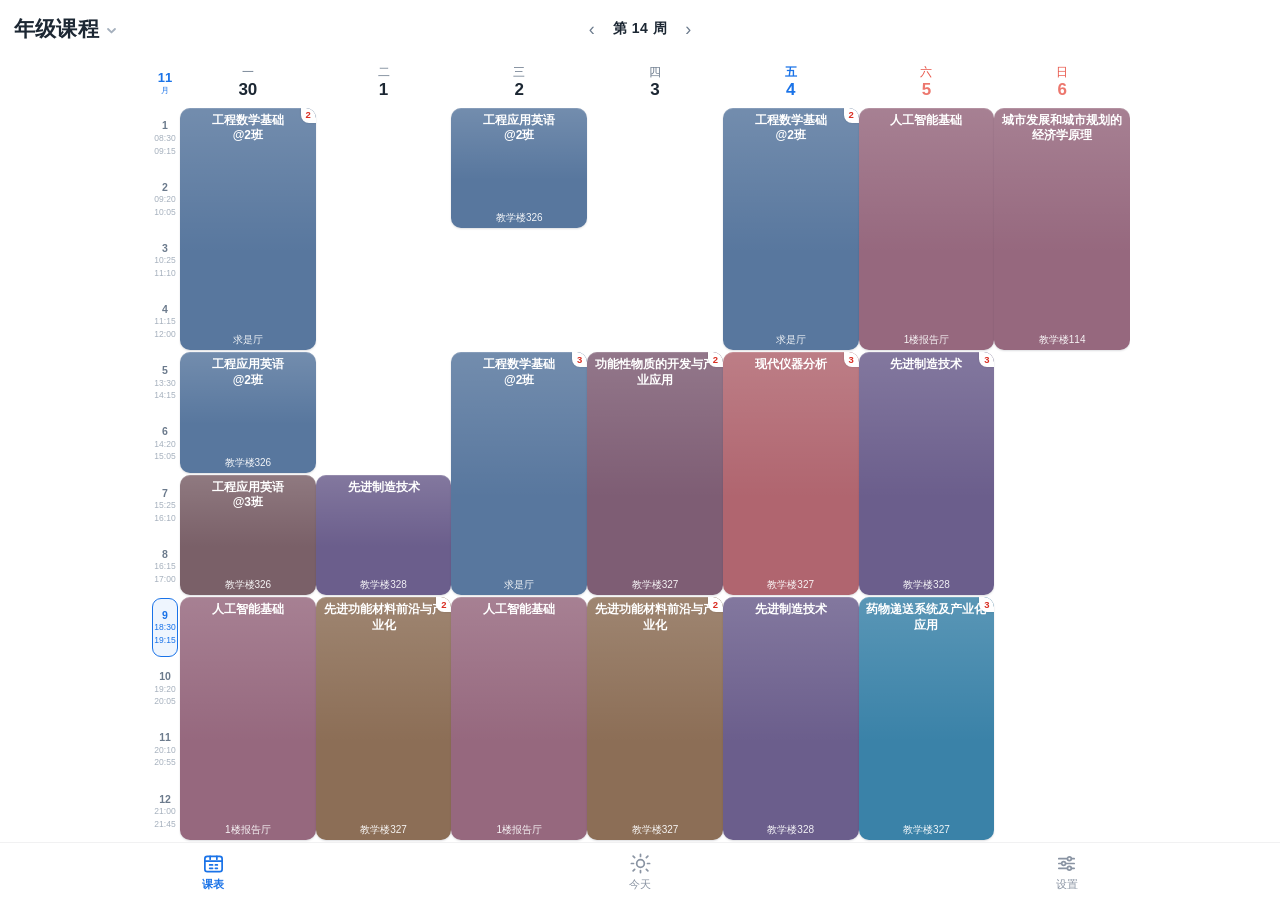
<file: ota/v7aefa1d6ae/index.html>
<!DOCTYPE html>
<html lang="zh-CN">
<head>
<meta charset="UTF-8">
<meta name="viewport" content="width=device-width, initial-scale=1, viewport-fit=cover, user-scalable=no">
<meta name="theme-color" content="#1a73e8">
<meta name="apple-mobile-web-app-capable" content="yes">
<meta name="apple-mobile-web-app-status-bar-style" content="black-translucent">
<meta name="apple-mobile-web-app-title" content="天大福州">
<title>天大福州</title>
<link rel="manifest" href="manifest.webmanifest">
<link rel="stylesheet" href="style.css">
</head>
<body>
<div id="app">
  <header id="topbar">
    <div id="topbar-title">天大福州</div>
    <div id="weeknav" hidden>
      <button id="pagetitle" class="pagetitle"><span id="modename">年级课程</span><svg class="chev" viewBox="0 0 12 12" fill="none" stroke="currentColor" stroke-width="1.7" stroke-linecap="round" stroke-linejoin="round"><path d="M2.8 4.6 6 7.8l3.2-3.2"/></svg></button>
      <div id="weekctl">
        <button id="prevweek" class="warrow" aria-label="上一周">‹</button>
        <button id="weeklabel" class="weekdrop">第 <span id="weeknum">-</span> 周</button>
        <button id="nextweek" class="warrow" aria-label="下一周">›</button>
      </div>
      <button id="backtoday-week" class="backbtn" hidden>回到本周</button>
    </div>
    <div id="todaynav" hidden>
      <button id="pagetitle2" class="pagetitle"><span id="modename2">年级课程</span><svg class="chev" viewBox="0 0 12 12" fill="none" stroke="currentColor" stroke-width="1.7" stroke-linecap="round" stroke-linejoin="round"><path d="M2.8 4.6 6 7.8l3.2-3.2"/></svg></button>
      <div id="dayctl">
        <button id="prevday" class="warrow" aria-label="前一天">‹</button>
        <button id="daylabel" class="weekdrop">今天</button>
        <button id="nextday" class="warrow" aria-label="后一天">›</button>
      </div>
      <button id="backtoday-day" class="backbtn" hidden>回到本天</button>
    </div>
  </header>

  <main id="main">
    <!-- 课表视图（当周网格） -->
    <section id="view-timetable" class="view">
      <div id="gridwrap">
        <div id="gridheader">
          <div id="monthbadge" class="monthbadge"></div>
          <div class="daycol head" data-d="0">一</div>
          <div class="daycol head" data-d="1">二</div>
          <div class="daycol head" data-d="2">三</div>
          <div class="daycol head" data-d="3">四</div>
          <div class="daycol head" data-d="4">五</div>
          <div class="daycol head" data-d="5">六</div>
          <div class="daycol head" data-d="6">日</div>
          <div class="daycol date" data-d="0"></div>
          <div class="daycol date" data-d="1"></div>
          <div class="daycol date" data-d="2"></div>
          <div class="daycol date" data-d="3"></div>
          <div class="daycol date" data-d="4"></div>
          <div class="daycol date" data-d="5"></div>
          <div class="daycol date" data-d="6"></div>
        </div>
        <div id="gridbody"></div>
      </div>
      <div id="tt-empty" class="empty" hidden>本周暂无课程</div>
    </section>

    <!-- 今日视图 -->
    <section id="view-today" class="view" hidden>
      <div id="next-card"></div>
      <div id="today-list"></div>
    </section>

    <!-- 设置视图 -->
    <section id="view-settings" class="view" hidden>
      <div class="card">
        <h3>我的课程 <button id="selall" class="linkbtn">全选</button> <button id="selnone" class="linkbtn">清空</button></h3>
        <p class="hint" style="margin:0 0 8px">「我的课程」模式下只显示勾选的课程；点课表卡片也可添加。快速生成：</p>
        <div id="minegen" class="chips" style="margin-bottom:8px"></div>
        <div id="courselist"></div>
      </div>
      <div class="card">
        <h3>提醒</h3>
        <label class="row"><span>上课提醒</span><input type="checkbox" id="remindon"></label>
        <label class="row"><span>提前</span>
          <select id="remindlead">
            <option value="5">5 分钟</option>
            <option value="10">10 分钟</option>
            <option value="15">15 分钟</option>
            <option value="30">30 分钟</option>
          </select>
        </label>
        <button id="testnotify" class="btn">测试通知</button>
        <p class="hint">应用打开时会提前提醒；导出日历后系统日历也会提醒（更可靠）。</p>
      </div>
      <div class="card">
        <h3>导出日历</h3>
        <label class="row"><span>包含「不排课」等全天事件</span><input type="checkbox" id="icsallday" checked></label>
        <button id="exportics" class="btn primary">导出 .ics 到系统日历</button>
        <p class="hint">下载后用「日历」App 打开即可导入，导入的事件自带提醒。</p>
      </div>
      <div class="card">
        <h3>在线更新（书签脚本）</h3>
        <p class="hint" style="margin:0 0 8px">手机可直接在线更新，三步：<br>
          ① 点下方按钮打开腾讯文档页面（页面加载完再进行下一步）；<br>
          ② 在该页面运行「书签脚本」：最简单的方法是先把脚本复制到剪贴板，然后在浏览器地址栏手动输入 <b>javascript:</b> 并粘贴后续内容后回车（部分浏览器需先收藏任一页面再编辑其网址为脚本）；<br>
          ③ 脚本运行后数据自动复制，回到本 App 粘贴到下面并点「解析导入」。</p>
        <button id="opendoc" class="btn">① 打开腾讯文档</button>
        <button id="copybm" class="btn">② 复制书签脚本</button>
        <textarea id="importbox" class="textinput" style="width:100%;height:70px;margin-top:8px" placeholder="③ 粘贴书签脚本复制的内容"></textarea>
        <button id="importbtn" class="btn primary">解析并导入</button>
      </div>
      <div class="card">
        <h3>软件更新</h3>
        <div id="otastatus" class="hint" style="margin:0 0 8px"></div>
        <button id="otacheck" class="btn primary">检查更新</button>
        <p class="hint">更新源已内置（GitHub·jsDelivr）。UI 更新免安装直接生效；若源内发布新版 APK（manifest.json 的 apk 字段）会下载并拉起安装。</p>
      </div>
      <div class="card">
        <h3>数据</h3>
        <div id="datastatus" class="hint"></div>
        <p class="hint">课表数据在线更新：App 内下拉刷新或「一键在线更新」自动抓取；网页版用上方书签脚本导入。</p>
      </div>
    </section>
  </main>

  <nav id="tabbar">
    <button class="tab active" data-tab="timetable">
      <svg viewBox="0 0 24 24" fill="none" stroke="currentColor" stroke-width="1.8" stroke-linecap="round" stroke-linejoin="round"><rect x="3" y="4.5" width="18" height="16" rx="2.5"/><path d="M3 9.5h18M8.5 4.5v3M15.5 4.5v3M8 13.5h3M8 17h3M14 13.5h2M14 17h2"/></svg>
      <span>课表</span>
    </button>
    <button class="tab" data-tab="today">
      <svg viewBox="0 0 24 24" fill="none" stroke="currentColor" stroke-width="1.8" stroke-linecap="round"><circle cx="12" cy="12" r="4"/><path d="M12 2.5v2.2M12 19.3v2.2M4.3 4.3l1.6 1.6M18.1 18.1l1.6 1.6M2.5 12h2.2M19.3 12h2.2M4.3 19.7l1.6-1.6M18.1 5.9l1.6-1.6"/></svg>
      <span>今天</span>
    </button>
    <button class="tab" data-tab="settings">
      <svg viewBox="0 0 24 24" fill="none" stroke="currentColor" stroke-width="1.8" stroke-linecap="round"><path d="M4 7h8.5M17.5 7H20M4 12h2.5M11.5 12H20M4 17h8.5M17.5 17H20"/><circle cx="15" cy="7" r="2"/><circle cx="9" cy="12" r="2"/><circle cx="15" cy="17" r="2"/></svg>
      <span>设置</span>
    </button>
  </nav>

  <!-- 课程详情 -->
  <div id="modal" class="modal" hidden>
    <div class="modal-mask"></div>
    <div class="sheet">
      <div id="modal-body"></div>
      <div class="modal-actions">
        <button id="modal-toggle" class="btn primary">加入我的课表</button>
        <button id="modal-close" class="btn">关闭</button>
      </div>
    </div>
  </div>

  <!-- 课程模式切换菜单 -->
  <div id="modemenu" hidden>
    <div class="mm-mask"></div>
    <div class="mm-panel"></div>
  </div>

  <div id="banner" hidden></div>
</div>
<script src="data.js"></script>
<script src="schedule-core.js"></script>
<script src="app.js"></script>
</body>
</html>
</file>
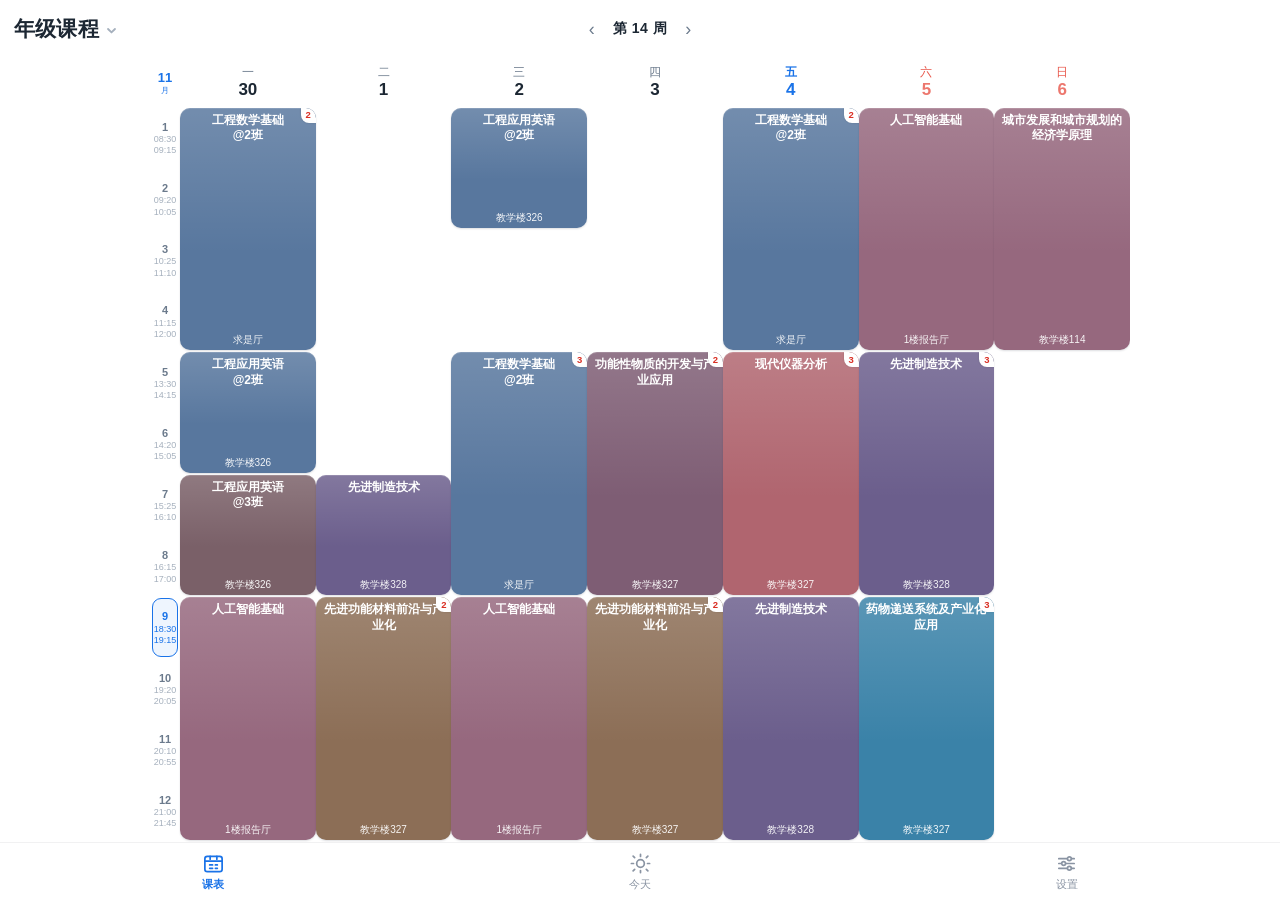
<file: ota/v7cc0fb2674/index.html>
<!DOCTYPE html>
<html lang="zh-CN">
<head>
<meta charset="UTF-8">
<meta name="viewport" content="width=device-width, initial-scale=1, viewport-fit=cover, user-scalable=no">
<meta name="theme-color" content="#1a73e8">
<meta name="apple-mobile-web-app-capable" content="yes">
<meta name="apple-mobile-web-app-status-bar-style" content="black-translucent">
<meta name="apple-mobile-web-app-title" content="天大福州">
<title>天大福州</title>
<link rel="manifest" href="manifest.webmanifest">
<link rel="stylesheet" href="style.css?v=20261031">
</head>
<body>
<div id="app">
  <header id="topbar">
    <div id="topbar-title">天大福州</div>
    <div id="weeknav" hidden>
      <button id="pagetitle" class="pagetitle"><span id="modename">年级课程</span><svg class="chev" viewBox="0 0 12 12" fill="none" stroke="currentColor" stroke-width="1.7" stroke-linecap="round" stroke-linejoin="round"><path d="M2.8 4.6 6 7.8l3.2-3.2"/></svg></button>
      <div id="weekctl">
        <button id="prevweek" class="warrow" aria-label="上一周">‹</button>
        <button id="weeklabel" class="weekdrop">第 <span id="weeknum">-</span> 周</button>
        <button id="nextweek" class="warrow" aria-label="下一周">›</button>
      </div>
      <button id="backtoday-week" class="backbtn" hidden>回到本周</button>
    </div>
    <div id="todaynav" hidden>
      <button id="pagetitle2" class="pagetitle"><span id="modename2">年级课程</span><svg class="chev" viewBox="0 0 12 12" fill="none" stroke="currentColor" stroke-width="1.7" stroke-linecap="round" stroke-linejoin="round"><path d="M2.8 4.6 6 7.8l3.2-3.2"/></svg></button>
      <div id="dayctl">
        <button id="prevday" class="warrow" aria-label="前一天">‹</button>
        <button id="daylabel" class="weekdrop">今天</button>
        <button id="nextday" class="warrow" aria-label="后一天">›</button>
      </div>
      <button id="backtoday-day" class="backbtn" hidden>回到本天</button>
    </div>
  </header>

  <main id="main">
    <!-- 课表视图（当周网格） -->
    <section id="view-timetable" class="view">
      <div id="gridwrap">
        <div id="gridheader">
          <div id="monthbadge" class="monthbadge"></div>
          <div class="daycol head" data-d="0">一</div>
          <div class="daycol head" data-d="1">二</div>
          <div class="daycol head" data-d="2">三</div>
          <div class="daycol head" data-d="3">四</div>
          <div class="daycol head" data-d="4">五</div>
          <div class="daycol head" data-d="5">六</div>
          <div class="daycol head" data-d="6">日</div>
          <div class="daycol date" data-d="0"></div>
          <div class="daycol date" data-d="1"></div>
          <div class="daycol date" data-d="2"></div>
          <div class="daycol date" data-d="3"></div>
          <div class="daycol date" data-d="4"></div>
          <div class="daycol date" data-d="5"></div>
          <div class="daycol date" data-d="6"></div>
        </div>
        <div id="gridbody"></div>
        <div id="tt-empty" class="empty" hidden>本周暂无课程</div>
      </div>
    </section>

    <!-- 今日视图 -->
    <section id="view-today" class="view" hidden>
      <div id="next-card"></div>
      <div id="today-list"></div>
    </section>

    <!-- 设置视图 -->
    <section id="view-settings" class="view" hidden>
      <div class="card">
        <h3>腾讯文档快照</h3>
        <div id="snapcap" class="hint" style="margin:0 0 6px"></div>
        <img id="shotimg" style="width:100%;border:1px solid var(--line)" alt="腾讯文档快照">
        <button id="snapauto" class="btn primary">自动截图当周（后台）</button>
        <button id="opendoc2" class="btn">打开腾讯文档原文核对</button>
        <p class="hint">自动截图：隐形加载腾讯文档原生页面（Cookie 定位所选周）并整页截图，完成后在应用内回显（点击图片可全屏放大）；每次启动也会自动刷新当周快照。</p>
      </div>
      <div class="card">
        <h3>我的课程 <button id="selall" class="linkbtn">全选</button> <button id="selnone" class="linkbtn">清空</button></h3>
        <p class="hint" style="margin:0 0 8px">「我的课程」模式下只显示勾选的课程；点课表卡片也可添加：</p>
        <div id="courselist"></div>
      </div>
      <div class="card">
        <h3>操作日志（保留 7 天） <button id="logclear" class="linkbtn">清空</button></h3>
        <div id="loglist" class="loglist"></div>
      </div>
      <div class="card">
        <h3>提醒</h3>
        <label class="row"><span>上课提醒</span><input type="checkbox" id="remindon"></label>
        <label class="row"><span>提前</span>
          <select id="remindlead">
            <option value="5">5 分钟</option>
            <option value="10">10 分钟</option>
            <option value="15">15 分钟</option>
            <option value="30">30 分钟</option>
          </select>
        </label>
        <button id="testnotify" class="btn">测试通知</button>
        <p class="hint">应用打开时会提前发系统通知提醒（首次使用请允许通知权限）；导出日历后系统日历也会提醒（更可靠）。</p>
      </div>
      <div class="card">
        <h3>导出日历</h3>
        <label class="row"><span>包含「不排课」等全天事件</span><input type="checkbox" id="icsallday" checked></label>
        <button id="exportics" class="btn primary">导出 .ics 到系统日历</button>
        <p class="hint">点击后自动生成 .ics 并拉起系统日历确认导入，导入的事件自带提醒。</p>
      </div>

      <div class="card">
        <h3>软件更新</h3>
        <div id="otastatus" class="hint" style="margin:0 0 8px"></div>
        <button id="otacheck" class="btn primary">检查更新</button>
        <p class="hint">更新源已内置（GitHub·jsDelivr）。UI 更新免安装直接生效；若源内发布新版 APK（manifest.json 的 apk 字段）会下载并拉起安装。</p>
      </div>
      <div class="card">
        <h3>数据</h3>
        <div id="datastatus" class="hint"></div>
        <p class="hint">课表数据在线更新：App 内下拉刷新即可自动抓取最新课表。</p>
      </div>
    </section>
  </main>

  <nav id="tabbar">
    <button class="tab active" data-tab="timetable">
      <svg viewBox="0 0 24 24" fill="none" stroke="currentColor" stroke-width="1.8" stroke-linecap="round" stroke-linejoin="round"><rect x="3" y="4.5" width="18" height="16" rx="2.5"/><path d="M3 9.5h18M8.5 4.5v3M15.5 4.5v3M8 13.5h3M8 17h3M14 13.5h2M14 17h2"/></svg>
      <span>课表</span>
    </button>
    <button class="tab" data-tab="today">
      <svg viewBox="0 0 24 24" fill="none" stroke="currentColor" stroke-width="1.8" stroke-linecap="round"><circle cx="12" cy="12" r="4"/><path d="M12 2.5v2.2M12 19.3v2.2M4.3 4.3l1.6 1.6M18.1 18.1l1.6 1.6M2.5 12h2.2M19.3 12h2.2M4.3 19.7l1.6-1.6M18.1 5.9l1.6-1.6"/></svg>
      <span>今天</span>
    </button>
    <button class="tab" data-tab="settings">
      <svg viewBox="0 0 24 24" fill="none" stroke="currentColor" stroke-width="1.8" stroke-linecap="round"><path d="M4 7h8.5M17.5 7H20M4 12h2.5M11.5 12H20M4 17h8.5M17.5 17H20"/><circle cx="15" cy="7" r="2"/><circle cx="9" cy="12" r="2"/><circle cx="15" cy="17" r="2"/></svg>
      <span>设置</span>
    </button>
  </nav>

  <!-- 课程详情 -->
  <div id="modal" class="modal" hidden>
    <div class="modal-mask"></div>
    <div class="sheet">
      <div id="modal-body"></div>
      <div class="modal-actions">
        <button id="modal-toggle" class="btn primary">加入我的课表</button>
        <button id="modal-close" class="btn">关闭</button>
      </div>
    </div>
  </div>

  <!-- 课程模式切换菜单 -->
  <div id="modemenu" hidden>
    <div class="mm-mask"></div>
    <div class="mm-panel"></div>
  </div>

  <div id="bottomhint" role="status"></div>

  <!-- 快照全屏预览（双指缩放/拖动/双击切换/旋转） -->
  <div id="snapview" hidden>
    <button id="snapview-close" aria-label="关闭">✕</button>
    <button id="snapview-rot" aria-label="旋转">⟳</button>
    <img id="snapview-img" alt="课表快照">
  </div>
</div>
<script src="data.js"></script>
<script src="schedule-core.js?v=20261031"></script>
<script src="app.js?v=20261031"></script>
</body>
</html>
</file>
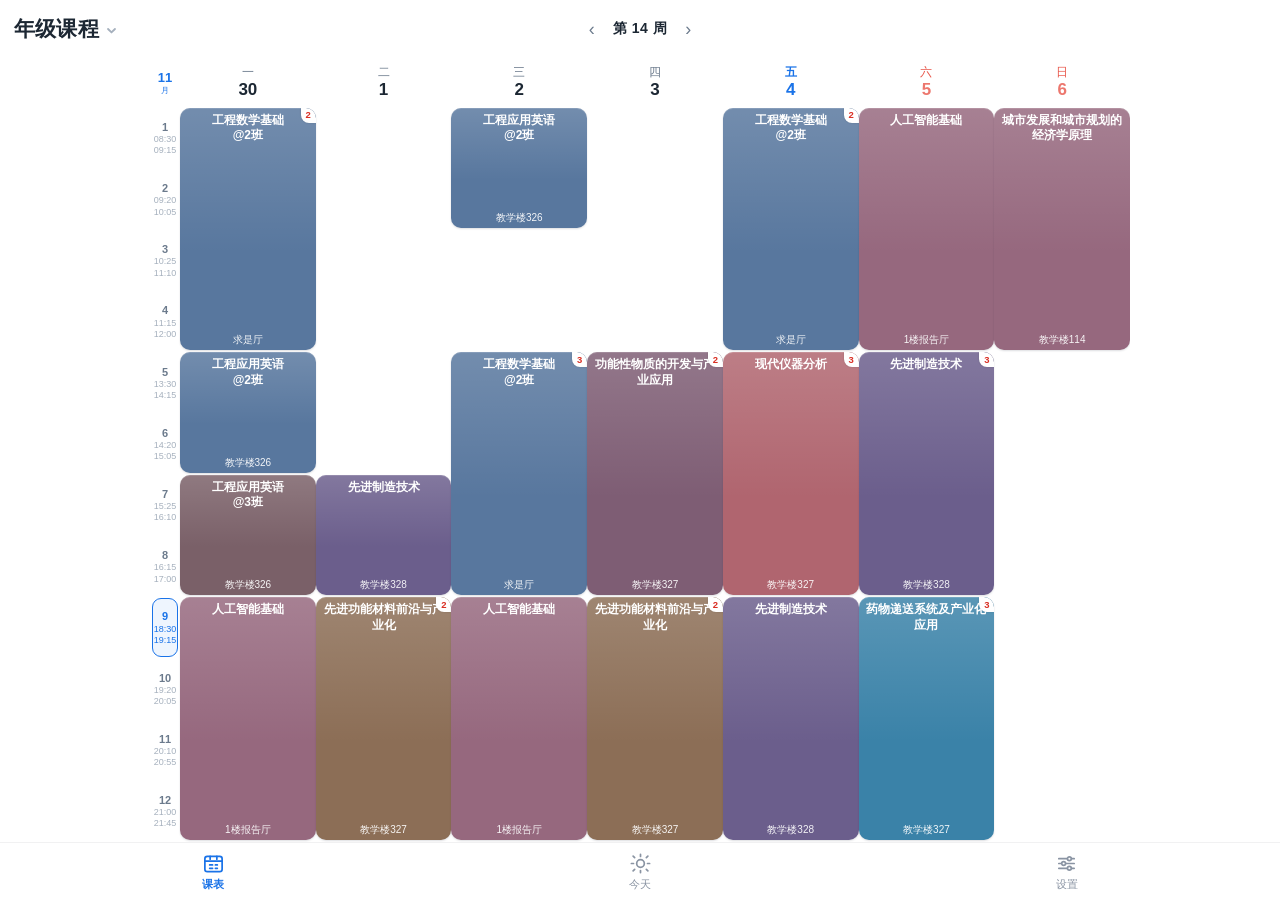
<file: ota/v8e28feb178/index.html>
<!DOCTYPE html>
<html lang="zh-CN">
<head>
<meta charset="UTF-8">
<meta name="viewport" content="width=device-width, initial-scale=1, viewport-fit=cover, user-scalable=no">
<meta name="theme-color" content="#1a73e8">
<meta name="apple-mobile-web-app-capable" content="yes">
<meta name="apple-mobile-web-app-status-bar-style" content="black-translucent">
<meta name="apple-mobile-web-app-title" content="天大福州">
<title>天大福州</title>
<link rel="manifest" href="manifest.webmanifest">
<link rel="stylesheet" href="style.css?v=20261030">
</head>
<body>
<div id="app">
  <header id="topbar">
    <div id="topbar-title">天大福州</div>
    <div id="weeknav" hidden>
      <button id="pagetitle" class="pagetitle"><span id="modename">年级课程</span><svg class="chev" viewBox="0 0 12 12" fill="none" stroke="currentColor" stroke-width="1.7" stroke-linecap="round" stroke-linejoin="round"><path d="M2.8 4.6 6 7.8l3.2-3.2"/></svg></button>
      <div id="weekctl">
        <button id="prevweek" class="warrow" aria-label="上一周">‹</button>
        <button id="weeklabel" class="weekdrop">第 <span id="weeknum">-</span> 周</button>
        <button id="nextweek" class="warrow" aria-label="下一周">›</button>
      </div>
      <button id="backtoday-week" class="backbtn" hidden>回到本周</button>
    </div>
    <div id="todaynav" hidden>
      <button id="pagetitle2" class="pagetitle"><span id="modename2">年级课程</span><svg class="chev" viewBox="0 0 12 12" fill="none" stroke="currentColor" stroke-width="1.7" stroke-linecap="round" stroke-linejoin="round"><path d="M2.8 4.6 6 7.8l3.2-3.2"/></svg></button>
      <div id="dayctl">
        <button id="prevday" class="warrow" aria-label="前一天">‹</button>
        <button id="daylabel" class="weekdrop">今天</button>
        <button id="nextday" class="warrow" aria-label="后一天">›</button>
      </div>
      <button id="backtoday-day" class="backbtn" hidden>回到本天</button>
    </div>
  </header>

  <main id="main">
    <!-- 课表视图（当周网格） -->
    <section id="view-timetable" class="view">
      <div id="gridwrap">
        <div id="gridheader">
          <div id="monthbadge" class="monthbadge"></div>
          <div class="daycol head" data-d="0">一</div>
          <div class="daycol head" data-d="1">二</div>
          <div class="daycol head" data-d="2">三</div>
          <div class="daycol head" data-d="3">四</div>
          <div class="daycol head" data-d="4">五</div>
          <div class="daycol head" data-d="5">六</div>
          <div class="daycol head" data-d="6">日</div>
          <div class="daycol date" data-d="0"></div>
          <div class="daycol date" data-d="1"></div>
          <div class="daycol date" data-d="2"></div>
          <div class="daycol date" data-d="3"></div>
          <div class="daycol date" data-d="4"></div>
          <div class="daycol date" data-d="5"></div>
          <div class="daycol date" data-d="6"></div>
        </div>
        <div id="gridbody"></div>
        <div id="tt-empty" class="empty" hidden>本周暂无课程</div>
      </div>
    </section>

    <!-- 今日视图 -->
    <section id="view-today" class="view" hidden>
      <div id="next-card"></div>
      <div id="today-list"></div>
    </section>

    <!-- 设置视图 -->
    <section id="view-settings" class="view" hidden>
      <div class="card">
        <h3>腾讯文档快照</h3>
        <div id="snapcap" class="hint" style="margin:0 0 6px"></div>
        <img id="shotimg" style="width:100%;border:1px solid var(--line)" alt="腾讯文档快照">
        <button id="snapauto" class="btn primary">自动截图当周（后台）</button>
        <button id="opendocsnap" class="btn">打开文档原文（手动截图）</button>
        <button id="opendoc2" class="btn">打开腾讯文档原文核对</button>
        <p class="hint">自动截图：隐形加载腾讯文档原生页面（Cookie 定位所选周）并整页截图，完成后存相册并回显；手动模式：打开原文后滚动到目标位置，点底部「📷 截图保存」。两张截图路径不同，任选其一。</p>
      </div>
      <div class="card">
        <h3>我的课程 <button id="selall" class="linkbtn">全选</button> <button id="selnone" class="linkbtn">清空</button></h3>
        <p class="hint" style="margin:0 0 8px">「我的课程」模式下只显示勾选的课程；点课表卡片也可添加：</p>
        <div id="courselist"></div>
      </div>
      <div class="card">
        <h3>提醒</h3>
        <label class="row"><span>上课提醒</span><input type="checkbox" id="remindon"></label>
        <label class="row"><span>提前</span>
          <select id="remindlead">
            <option value="5">5 分钟</option>
            <option value="10">10 分钟</option>
            <option value="15">15 分钟</option>
            <option value="30">30 分钟</option>
          </select>
        </label>
        <button id="testnotify" class="btn">测试通知</button>
        <p class="hint">应用打开时会提前提醒；导出日历后系统日历也会提醒（更可靠）。</p>
      </div>
      <div class="card">
        <h3>导出日历</h3>
        <label class="row"><span>包含「不排课」等全天事件</span><input type="checkbox" id="icsallday" checked></label>
        <button id="exportics" class="btn primary">导出 .ics 到系统日历</button>
        <p class="hint">下载后用「日历」App 打开即可导入，导入的事件自带提醒。</p>
      </div>
      <div class="card">
        <h3>在线更新（书签脚本）</h3>
        <p class="hint" style="margin:0 0 8px">手机可直接在线更新，三步：<br>
          ① 点下方按钮打开腾讯文档页面（页面加载完再进行下一步）；<br>
          ② 在该页面运行「书签脚本」：最简单的方法是先把脚本复制到剪贴板，然后在浏览器地址栏手动输入 <b>javascript:</b> 并粘贴后续内容后回车（部分浏览器需先收藏任一页面再编辑其网址为脚本）；<br>
          ③ 脚本运行后数据自动复制，回到本 App 粘贴到下面并点「解析导入」。</p>
        <button id="opendoc" class="btn">① 打开腾讯文档</button>
        <button id="copybm" class="btn">② 复制书签脚本</button>
        <textarea id="importbox" class="textinput" style="width:100%;height:70px;margin-top:8px" placeholder="③ 粘贴书签脚本复制的内容"></textarea>
        <button id="importbtn" class="btn primary">解析并导入</button>
      </div>
      <div class="card">
        <h3>软件更新</h3>
        <div id="otastatus" class="hint" style="margin:0 0 8px"></div>
        <button id="otacheck" class="btn primary">检查更新</button>
        <p class="hint">更新源已内置（GitHub·jsDelivr）。UI 更新免安装直接生效；若源内发布新版 APK（manifest.json 的 apk 字段）会下载并拉起安装。</p>
      </div>
      <div class="card">
        <h3>数据</h3>
        <div id="datastatus" class="hint"></div>
        <p class="hint">课表数据在线更新：App 内下拉刷新或「一键在线更新」自动抓取；网页版用上方书签脚本导入。</p>
      </div>
    </section>
  </main>

  <nav id="tabbar">
    <button class="tab active" data-tab="timetable">
      <svg viewBox="0 0 24 24" fill="none" stroke="currentColor" stroke-width="1.8" stroke-linecap="round" stroke-linejoin="round"><rect x="3" y="4.5" width="18" height="16" rx="2.5"/><path d="M3 9.5h18M8.5 4.5v3M15.5 4.5v3M8 13.5h3M8 17h3M14 13.5h2M14 17h2"/></svg>
      <span>课表</span>
    </button>
    <button class="tab" data-tab="today">
      <svg viewBox="0 0 24 24" fill="none" stroke="currentColor" stroke-width="1.8" stroke-linecap="round"><circle cx="12" cy="12" r="4"/><path d="M12 2.5v2.2M12 19.3v2.2M4.3 4.3l1.6 1.6M18.1 18.1l1.6 1.6M2.5 12h2.2M19.3 12h2.2M4.3 19.7l1.6-1.6M18.1 5.9l1.6-1.6"/></svg>
      <span>今天</span>
    </button>
    <button class="tab" data-tab="settings">
      <svg viewBox="0 0 24 24" fill="none" stroke="currentColor" stroke-width="1.8" stroke-linecap="round"><path d="M4 7h8.5M17.5 7H20M4 12h2.5M11.5 12H20M4 17h8.5M17.5 17H20"/><circle cx="15" cy="7" r="2"/><circle cx="9" cy="12" r="2"/><circle cx="15" cy="17" r="2"/></svg>
      <span>设置</span>
    </button>
  </nav>

  <!-- 课程详情 -->
  <div id="modal" class="modal" hidden>
    <div class="modal-mask"></div>
    <div class="sheet">
      <div id="modal-body"></div>
      <div class="modal-actions">
        <button id="modal-toggle" class="btn primary">加入我的课表</button>
        <button id="modal-close" class="btn">关闭</button>
      </div>
    </div>
  </div>

  <!-- 课程模式切换菜单 -->
  <div id="modemenu" hidden>
    <div class="mm-mask"></div>
    <div class="mm-panel"></div>
  </div>

  <div id="banner" hidden></div>
</div>
<script src="data.js"></script>
<script src="schedule-core.js?v=20261030"></script>
<script src="app.js?v=20261030"></script>
</body>
</html>
</file>
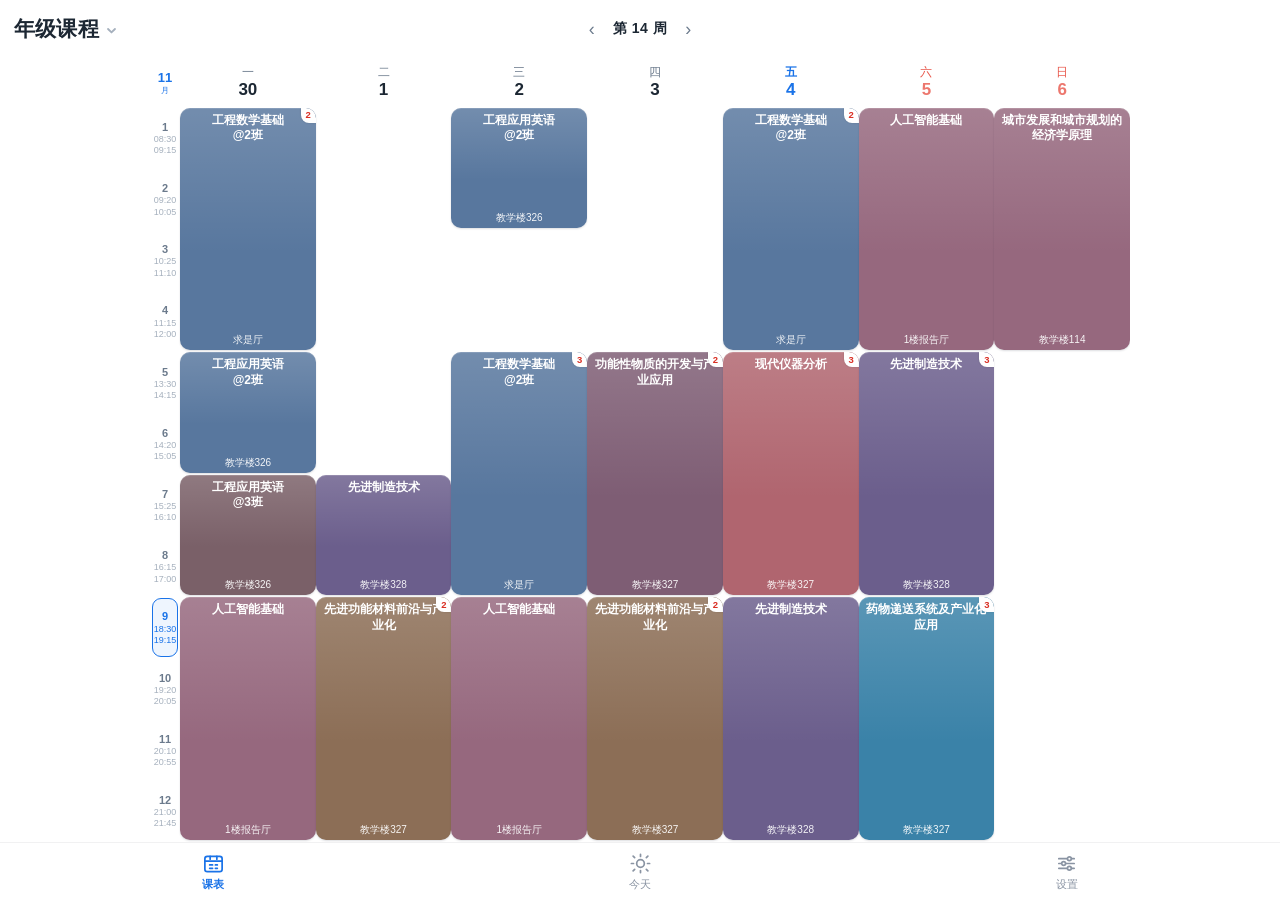
<file: ota/v8edaff6c23/index.html>
<!DOCTYPE html>
<html lang="zh-CN">
<head>
<meta charset="UTF-8">
<meta name="viewport" content="width=device-width, initial-scale=1, viewport-fit=cover, user-scalable=no">
<meta name="theme-color" content="#1a73e8">
<meta name="apple-mobile-web-app-capable" content="yes">
<meta name="apple-mobile-web-app-status-bar-style" content="black-translucent">
<meta name="apple-mobile-web-app-title" content="天大福州">
<title>天大福州</title>
<link rel="manifest" href="manifest.webmanifest">
<link rel="stylesheet" href="style.css?v=20261031">
</head>
<body>
<div id="app">
  <header id="topbar">
    <div id="topbar-title">天大福州</div>
    <div id="weeknav" hidden>
      <button id="pagetitle" class="pagetitle"><span id="modename">年级课程</span><svg class="chev" viewBox="0 0 12 12" fill="none" stroke="currentColor" stroke-width="1.7" stroke-linecap="round" stroke-linejoin="round"><path d="M2.8 4.6 6 7.8l3.2-3.2"/></svg></button>
      <div id="weekctl">
        <button id="prevweek" class="warrow" aria-label="上一周">‹</button>
        <button id="weeklabel" class="weekdrop">第 <span id="weeknum">-</span> 周</button>
        <button id="nextweek" class="warrow" aria-label="下一周">›</button>
      </div>
      <button id="backtoday-week" class="backbtn" hidden>回到本周</button>
    </div>
    <div id="todaynav" hidden>
      <button id="pagetitle2" class="pagetitle"><span id="modename2">年级课程</span><svg class="chev" viewBox="0 0 12 12" fill="none" stroke="currentColor" stroke-width="1.7" stroke-linecap="round" stroke-linejoin="round"><path d="M2.8 4.6 6 7.8l3.2-3.2"/></svg></button>
      <div id="dayctl">
        <button id="prevday" class="warrow" aria-label="前一天">‹</button>
        <button id="daylabel" class="weekdrop">今天</button>
        <button id="nextday" class="warrow" aria-label="后一天">›</button>
      </div>
      <button id="backtoday-day" class="backbtn" hidden>回到本天</button>
    </div>
  </header>

  <main id="main">
    <!-- 课表视图（当周网格） -->
    <section id="view-timetable" class="view">
      <div id="gridwrap">
        <div id="gridheader">
          <div id="monthbadge" class="monthbadge"></div>
          <div class="daycol head" data-d="0">一</div>
          <div class="daycol head" data-d="1">二</div>
          <div class="daycol head" data-d="2">三</div>
          <div class="daycol head" data-d="3">四</div>
          <div class="daycol head" data-d="4">五</div>
          <div class="daycol head" data-d="5">六</div>
          <div class="daycol head" data-d="6">日</div>
          <div class="daycol date" data-d="0"></div>
          <div class="daycol date" data-d="1"></div>
          <div class="daycol date" data-d="2"></div>
          <div class="daycol date" data-d="3"></div>
          <div class="daycol date" data-d="4"></div>
          <div class="daycol date" data-d="5"></div>
          <div class="daycol date" data-d="6"></div>
        </div>
        <div id="gridbody"></div>
        <div id="tt-empty" class="empty" hidden>本周暂无课程</div>
      </div>
    </section>

    <!-- 今日视图 -->
    <section id="view-today" class="view" hidden>
      <div id="next-card"></div>
      <div id="today-list"></div>
    </section>

    <!-- 设置视图 -->
    <section id="view-settings" class="view" hidden>
      <div class="card">
        <h3>腾讯文档快照</h3>
        <div id="snapcap" class="hint" style="margin:0 0 6px"></div>
        <img id="shotimg" style="width:100%;border:1px solid var(--line)" alt="腾讯文档快照">
        <button id="snapauto" class="btn primary">自动截图当周（后台）</button>
        <button id="opendoc2" class="btn">打开腾讯文档原文核对</button>
        <p class="hint">自动截图：隐形加载腾讯文档原生页面（Cookie 定位所选周）并整页截图，完成后在应用内回显（点击图片可全屏放大）；每次启动也会自动刷新当周快照。</p>
      </div>
      <div class="card">
        <h3>我的课程 <button id="selall" class="linkbtn">全选</button> <button id="selnone" class="linkbtn">清空</button></h3>
        <p class="hint" style="margin:0 0 8px">「我的课程」模式下只显示勾选的课程；点课表卡片也可添加：</p>
        <div id="courselist"></div>
      </div>
      <div class="card">
        <h3>提醒</h3>
        <label class="row"><span>上课提醒</span><input type="checkbox" id="remindon"></label>
        <label class="row"><span>提前</span>
          <select id="remindlead">
            <option value="5">5 分钟</option>
            <option value="10">10 分钟</option>
            <option value="15">15 分钟</option>
            <option value="30">30 分钟</option>
          </select>
        </label>
        <button id="testnotify" class="btn">测试通知</button>
        <p class="hint">应用打开时会提前提醒；导出日历后系统日历也会提醒（更可靠）。</p>
      </div>
      <div class="card">
        <h3>导出日历</h3>
        <label class="row"><span>包含「不排课」等全天事件</span><input type="checkbox" id="icsallday" checked></label>
        <button id="exportics" class="btn primary">导出 .ics 到系统日历</button>
        <p class="hint">下载后用「日历」App 打开即可导入，导入的事件自带提醒。</p>
      </div>
      <div class="card">
        <h3>在线更新（书签脚本）</h3>
        <p class="hint" style="margin:0 0 8px">手机可直接在线更新，三步：<br>
          ① 点下方按钮打开腾讯文档页面（页面加载完再进行下一步）；<br>
          ② 在该页面运行「书签脚本」：最简单的方法是先把脚本复制到剪贴板，然后在浏览器地址栏手动输入 <b>javascript:</b> 并粘贴后续内容后回车（部分浏览器需先收藏任一页面再编辑其网址为脚本）；<br>
          ③ 脚本运行后数据自动复制，回到本 App 粘贴到下面并点「解析导入」。</p>
        <button id="opendoc" class="btn">① 打开腾讯文档</button>
        <button id="copybm" class="btn">② 复制书签脚本</button>
        <textarea id="importbox" class="textinput" style="width:100%;height:70px;margin-top:8px" placeholder="③ 粘贴书签脚本复制的内容"></textarea>
        <button id="importbtn" class="btn primary">解析并导入</button>
      </div>
      <div class="card">
        <h3>软件更新</h3>
        <div id="otastatus" class="hint" style="margin:0 0 8px"></div>
        <button id="otacheck" class="btn primary">检查更新</button>
        <p class="hint">更新源已内置（GitHub·jsDelivr）。UI 更新免安装直接生效；若源内发布新版 APK（manifest.json 的 apk 字段）会下载并拉起安装。</p>
      </div>
      <div class="card">
        <h3>数据</h3>
        <div id="datastatus" class="hint"></div>
        <p class="hint">课表数据在线更新：App 内下拉刷新或「一键在线更新」自动抓取；网页版用上方书签脚本导入。</p>
      </div>
    </section>
  </main>

  <nav id="tabbar">
    <button class="tab active" data-tab="timetable">
      <svg viewBox="0 0 24 24" fill="none" stroke="currentColor" stroke-width="1.8" stroke-linecap="round" stroke-linejoin="round"><rect x="3" y="4.5" width="18" height="16" rx="2.5"/><path d="M3 9.5h18M8.5 4.5v3M15.5 4.5v3M8 13.5h3M8 17h3M14 13.5h2M14 17h2"/></svg>
      <span>课表</span>
    </button>
    <button class="tab" data-tab="today">
      <svg viewBox="0 0 24 24" fill="none" stroke="currentColor" stroke-width="1.8" stroke-linecap="round"><circle cx="12" cy="12" r="4"/><path d="M12 2.5v2.2M12 19.3v2.2M4.3 4.3l1.6 1.6M18.1 18.1l1.6 1.6M2.5 12h2.2M19.3 12h2.2M4.3 19.7l1.6-1.6M18.1 5.9l1.6-1.6"/></svg>
      <span>今天</span>
    </button>
    <button class="tab" data-tab="settings">
      <svg viewBox="0 0 24 24" fill="none" stroke="currentColor" stroke-width="1.8" stroke-linecap="round"><path d="M4 7h8.5M17.5 7H20M4 12h2.5M11.5 12H20M4 17h8.5M17.5 17H20"/><circle cx="15" cy="7" r="2"/><circle cx="9" cy="12" r="2"/><circle cx="15" cy="17" r="2"/></svg>
      <span>设置</span>
    </button>
  </nav>

  <!-- 课程详情 -->
  <div id="modal" class="modal" hidden>
    <div class="modal-mask"></div>
    <div class="sheet">
      <div id="modal-body"></div>
      <div class="modal-actions">
        <button id="modal-toggle" class="btn primary">加入我的课表</button>
        <button id="modal-close" class="btn">关闭</button>
      </div>
    </div>
  </div>

  <!-- 课程模式切换菜单 -->
  <div id="modemenu" hidden>
    <div class="mm-mask"></div>
    <div class="mm-panel"></div>
  </div>

  <div id="banner" hidden></div>

  <!-- 快照全屏预览（双指缩放/拖动/双击切换/旋转） -->
  <div id="snapview" hidden>
    <button id="snapview-close" aria-label="关闭">✕</button>
    <button id="snapview-rot" aria-label="旋转">⟳</button>
    <img id="snapview-img" alt="课表快照">
  </div>
</div>
<script src="data.js"></script>
<script src="schedule-core.js?v=20261031"></script>
<script src="app.js?v=20261031"></script>
</body>
</html>
</file>
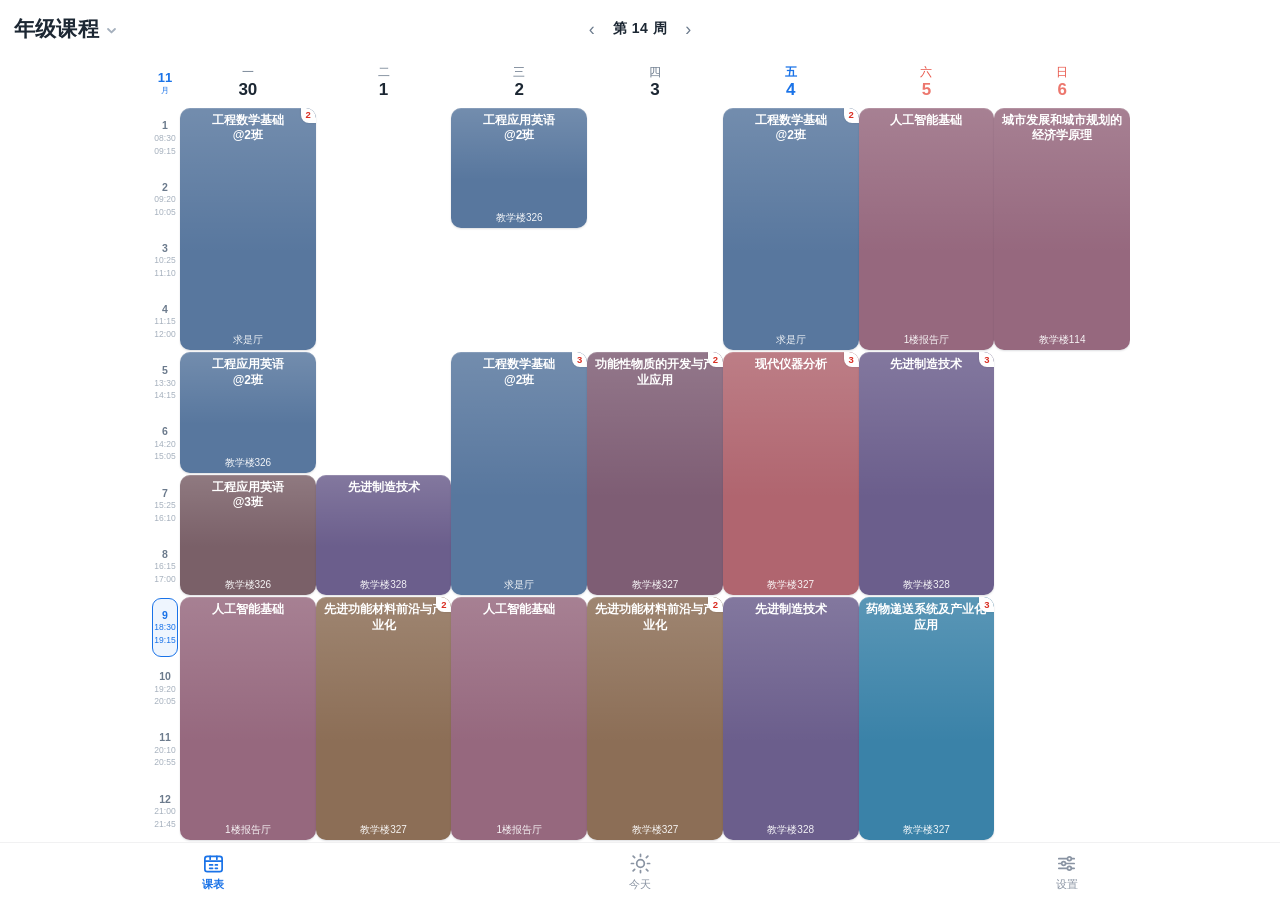
<file: ota/v9616ccba32/index.html>
<!DOCTYPE html>
<html lang="zh-CN">
<head>
<meta charset="UTF-8">
<meta name="viewport" content="width=device-width, initial-scale=1, viewport-fit=cover, user-scalable=no">
<meta name="theme-color" content="#1a73e8">
<meta name="apple-mobile-web-app-capable" content="yes">
<meta name="apple-mobile-web-app-status-bar-style" content="black-translucent">
<meta name="apple-mobile-web-app-title" content="天大福州">
<title>天大福州</title>
<link rel="manifest" href="manifest.webmanifest">
<link rel="stylesheet" href="style.css">
</head>
<body>
<div id="app">
  <header id="topbar">
    <div id="topbar-title">天大福州</div>
    <div id="weeknav" hidden>
      <button id="pagetitle" class="pagetitle"><span id="modename">年级课程</span><svg class="chev" viewBox="0 0 12 12" fill="none" stroke="currentColor" stroke-width="1.7" stroke-linecap="round" stroke-linejoin="round"><path d="M2.8 4.6 6 7.8l3.2-3.2"/></svg></button>
      <div id="weekctl">
        <button id="prevweek" class="warrow" aria-label="上一周">‹</button>
        <button id="weeklabel" class="weekdrop">第 <span id="weeknum">-</span> 周</button>
        <button id="nextweek" class="warrow" aria-label="下一周">›</button>
      </div>
      <button id="backtoday-week" class="backbtn" hidden>回本周</button>
    </div>
    <div id="todaynav" hidden>
      <button id="pagetitle2" class="pagetitle"><span id="modename2">年级课程</span><svg class="chev" viewBox="0 0 12 12" fill="none" stroke="currentColor" stroke-width="1.7" stroke-linecap="round" stroke-linejoin="round"><path d="M2.8 4.6 6 7.8l3.2-3.2"/></svg></button>
      <div id="dayctl">
        <button id="prevday" class="warrow" aria-label="前一天">‹</button>
        <button id="daylabel" class="weekdrop">今天</button>
        <button id="nextday" class="warrow" aria-label="后一天">›</button>
      </div>
      <button id="backtoday-day" class="backbtn" hidden>回本天</button>
    </div>
  </header>

  <main id="main">
    <!-- 课表视图（当周网格） -->
    <section id="view-timetable" class="view">
      <div id="gridwrap">
        <div id="gridheader">
          <div id="monthbadge" class="monthbadge"></div>
          <div class="daycol head" data-d="0">一</div>
          <div class="daycol head" data-d="1">二</div>
          <div class="daycol head" data-d="2">三</div>
          <div class="daycol head" data-d="3">四</div>
          <div class="daycol head" data-d="4">五</div>
          <div class="daycol head" data-d="5">六</div>
          <div class="daycol head" data-d="6">日</div>
          <div class="daycol date" data-d="0"></div>
          <div class="daycol date" data-d="1"></div>
          <div class="daycol date" data-d="2"></div>
          <div class="daycol date" data-d="3"></div>
          <div class="daycol date" data-d="4"></div>
          <div class="daycol date" data-d="5"></div>
          <div class="daycol date" data-d="6"></div>
        </div>
        <div id="gridbody"></div>
      </div>
      <div id="tt-empty" class="empty" hidden>本周暂无课程</div>
    </section>

    <!-- 今日视图 -->
    <section id="view-today" class="view" hidden>
      <div id="next-card"></div>
      <div id="today-list"></div>
    </section>

    <!-- 设置视图 -->
    <section id="view-settings" class="view" hidden>
      <div class="card">
        <h3>我的课程 <button id="selall" class="linkbtn">全选</button> <button id="selnone" class="linkbtn">清空</button></h3>
        <p class="hint" style="margin:0 0 8px">「我的课程」模式下只显示勾选的课程；点课表卡片也可添加。快速生成：</p>
        <div id="minegen" class="chips" style="margin-bottom:8px"></div>
        <div id="courselist"></div>
      </div>
      <div class="card">
        <h3>提醒</h3>
        <label class="row"><span>上课提醒</span><input type="checkbox" id="remindon"></label>
        <label class="row"><span>提前</span>
          <select id="remindlead">
            <option value="5">5 分钟</option>
            <option value="10">10 分钟</option>
            <option value="15">15 分钟</option>
            <option value="30">30 分钟</option>
          </select>
        </label>
        <button id="testnotify" class="btn">测试通知</button>
        <p class="hint">应用打开时会提前提醒；导出日历后系统日历也会提醒（更可靠）。</p>
      </div>
      <div class="card">
        <h3>导出日历</h3>
        <label class="row"><span>包含「不排课」等全天事件</span><input type="checkbox" id="icsallday" checked></label>
        <button id="exportics" class="btn primary">导出 .ics 到系统日历</button>
        <p class="hint">下载后用「日历」App 打开即可导入，导入的事件自带提醒。</p>
      </div>
      <div class="card">
        <h3>在线更新（书签脚本）</h3>
        <p class="hint" style="margin:0 0 8px">手机可直接在线更新，三步：<br>
          ① 点下方按钮打开腾讯文档页面（页面加载完再进行下一步）；<br>
          ② 在该页面运行「书签脚本」：最简单的方法是先把脚本复制到剪贴板，然后在浏览器地址栏手动输入 <b>javascript:</b> 并粘贴后续内容后回车（部分浏览器需先收藏任一页面再编辑其网址为脚本）；<br>
          ③ 脚本运行后数据自动复制，回到本 App 粘贴到下面并点「解析导入」。</p>
        <button id="opendoc" class="btn">① 打开腾讯文档</button>
        <button id="copybm" class="btn">② 复制书签脚本</button>
        <textarea id="importbox" class="textinput" style="width:100%;height:70px;margin-top:8px" placeholder="③ 粘贴书签脚本复制的内容"></textarea>
        <button id="importbtn" class="btn primary">解析并导入</button>
      </div>
      <div class="card">
        <h3>软件更新</h3>
        <div id="otastatus" class="hint" style="margin:0 0 8px"></div>
        <button id="otacheck" class="btn primary">检查更新</button>
        <p class="hint">更新源已内置（GitHub·jsDelivr）。UI 更新免安装直接生效；若源内发布新版 APK（manifest.json 的 apk 字段）会下载并拉起安装。</p>
      </div>
      <div class="card">
        <h3>数据</h3>
        <div id="datastatus" class="hint"></div>
        <p class="hint">课表数据在线更新：App 内下拉刷新或「一键在线更新」自动抓取；网页版用上方书签脚本导入。</p>
      </div>
    </section>
  </main>

  <nav id="tabbar">
    <button class="tab active" data-tab="timetable">
      <svg viewBox="0 0 24 24" fill="none" stroke="currentColor" stroke-width="1.8" stroke-linecap="round" stroke-linejoin="round"><rect x="3" y="4.5" width="18" height="16" rx="2.5"/><path d="M3 9.5h18M8.5 4.5v3M15.5 4.5v3M8 13.5h3M8 17h3M14 13.5h2M14 17h2"/></svg>
      <span>课表</span>
    </button>
    <button class="tab" data-tab="today">
      <svg viewBox="0 0 24 24" fill="none" stroke="currentColor" stroke-width="1.8" stroke-linecap="round"><circle cx="12" cy="12" r="4"/><path d="M12 2.5v2.2M12 19.3v2.2M4.3 4.3l1.6 1.6M18.1 18.1l1.6 1.6M2.5 12h2.2M19.3 12h2.2M4.3 19.7l1.6-1.6M18.1 5.9l1.6-1.6"/></svg>
      <span>今天</span>
    </button>
    <button class="tab" data-tab="settings">
      <svg viewBox="0 0 24 24" fill="none" stroke="currentColor" stroke-width="1.8" stroke-linecap="round"><path d="M4 7h8.5M17.5 7H20M4 12h2.5M11.5 12H20M4 17h8.5M17.5 17H20"/><circle cx="15" cy="7" r="2"/><circle cx="9" cy="12" r="2"/><circle cx="15" cy="17" r="2"/></svg>
      <span>设置</span>
    </button>
  </nav>

  <!-- 课程详情 -->
  <div id="modal" class="modal" hidden>
    <div class="modal-mask"></div>
    <div class="sheet">
      <div id="modal-body"></div>
      <div class="modal-actions">
        <button id="modal-toggle" class="btn primary">加入我的课表</button>
        <button id="modal-close" class="btn">关闭</button>
      </div>
    </div>
  </div>

  <!-- 课程模式切换菜单 -->
  <div id="modemenu" hidden>
    <div class="mm-mask"></div>
    <div class="mm-panel"></div>
  </div>

  <div id="banner" hidden></div>
</div>
<script src="data.js"></script>
<script src="schedule-core.js"></script>
<script src="app.js"></script>
</body>
</html>
</file>
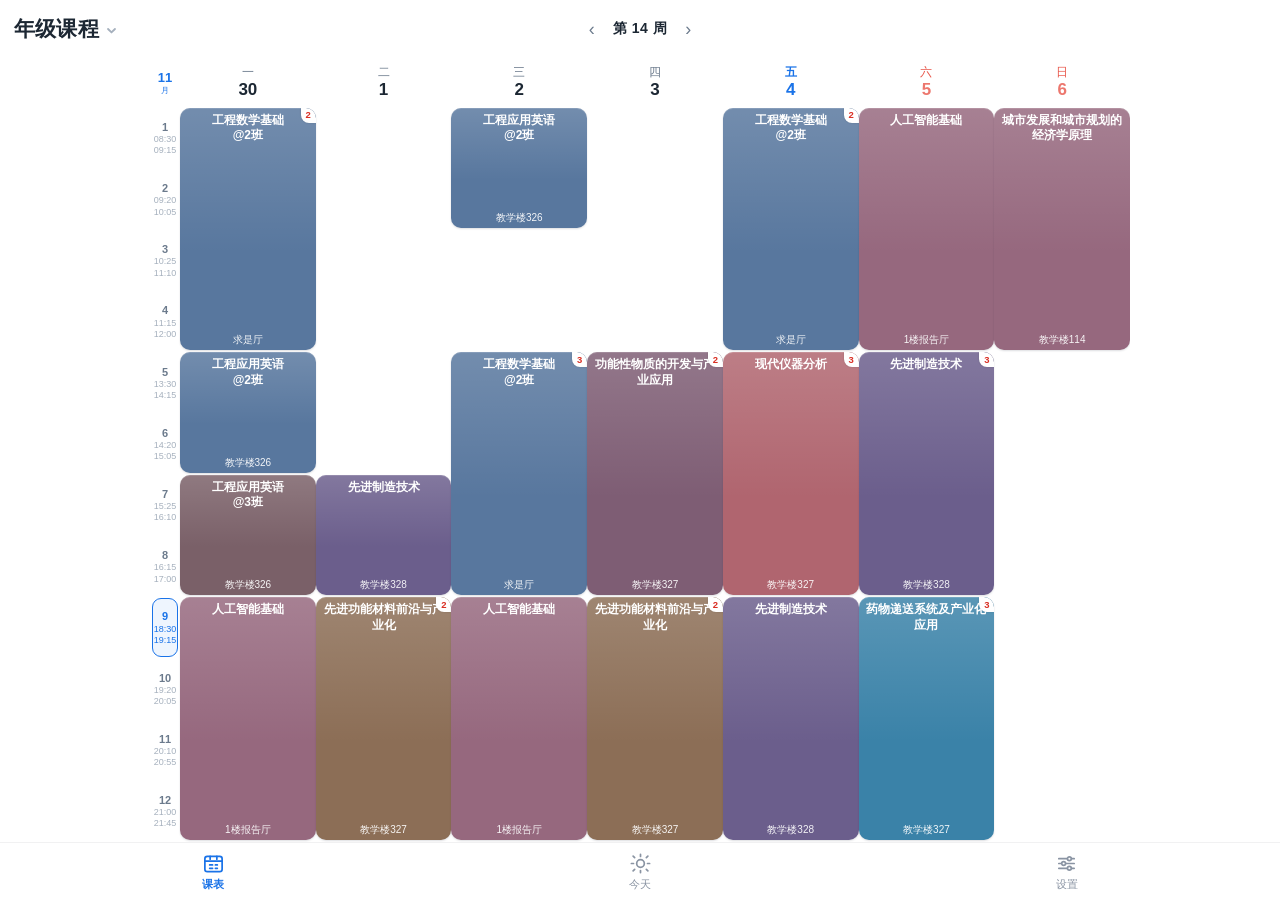
<file: ota/vcb76e19feb/index.html>
<!DOCTYPE html>
<html lang="zh-CN">
<head>
<meta charset="UTF-8">
<meta name="viewport" content="width=device-width, initial-scale=1, viewport-fit=cover, user-scalable=no">
<meta name="theme-color" content="#1a73e8">
<meta name="apple-mobile-web-app-capable" content="yes">
<meta name="apple-mobile-web-app-status-bar-style" content="black-translucent">
<meta name="apple-mobile-web-app-title" content="天大福州">
<title>天大福州</title>
<link rel="manifest" href="manifest.webmanifest">
<link rel="stylesheet" href="style.css?v=20261030">
</head>
<body>
<div id="app">
  <header id="topbar">
    <div id="topbar-title">天大福州</div>
    <div id="weeknav" hidden>
      <button id="pagetitle" class="pagetitle"><span id="modename">年级课程</span><svg class="chev" viewBox="0 0 12 12" fill="none" stroke="currentColor" stroke-width="1.7" stroke-linecap="round" stroke-linejoin="round"><path d="M2.8 4.6 6 7.8l3.2-3.2"/></svg></button>
      <div id="weekctl">
        <button id="prevweek" class="warrow" aria-label="上一周">‹</button>
        <button id="weeklabel" class="weekdrop">第 <span id="weeknum">-</span> 周</button>
        <button id="nextweek" class="warrow" aria-label="下一周">›</button>
      </div>
      <button id="backtoday-week" class="backbtn" hidden>回到本周</button>
    </div>
    <div id="todaynav" hidden>
      <button id="pagetitle2" class="pagetitle"><span id="modename2">年级课程</span><svg class="chev" viewBox="0 0 12 12" fill="none" stroke="currentColor" stroke-width="1.7" stroke-linecap="round" stroke-linejoin="round"><path d="M2.8 4.6 6 7.8l3.2-3.2"/></svg></button>
      <div id="dayctl">
        <button id="prevday" class="warrow" aria-label="前一天">‹</button>
        <button id="daylabel" class="weekdrop">今天</button>
        <button id="nextday" class="warrow" aria-label="后一天">›</button>
      </div>
      <button id="backtoday-day" class="backbtn" hidden>回到本天</button>
    </div>
  </header>

  <main id="main">
    <!-- 课表视图（当周网格） -->
    <section id="view-timetable" class="view">
      <div id="gridwrap">
        <div id="gridheader">
          <div id="monthbadge" class="monthbadge"></div>
          <div class="daycol head" data-d="0">一</div>
          <div class="daycol head" data-d="1">二</div>
          <div class="daycol head" data-d="2">三</div>
          <div class="daycol head" data-d="3">四</div>
          <div class="daycol head" data-d="4">五</div>
          <div class="daycol head" data-d="5">六</div>
          <div class="daycol head" data-d="6">日</div>
          <div class="daycol date" data-d="0"></div>
          <div class="daycol date" data-d="1"></div>
          <div class="daycol date" data-d="2"></div>
          <div class="daycol date" data-d="3"></div>
          <div class="daycol date" data-d="4"></div>
          <div class="daycol date" data-d="5"></div>
          <div class="daycol date" data-d="6"></div>
        </div>
        <div id="gridbody"></div>
        <div id="tt-empty" class="empty" hidden>本周暂无课程</div>
      </div>
    </section>

    <!-- 今日视图 -->
    <section id="view-today" class="view" hidden>
      <div id="next-card"></div>
      <div id="today-list"></div>
    </section>

    <!-- 设置视图 -->
    <section id="view-settings" class="view" hidden>
      <div class="card">
        <h3>腾讯文档快照</h3>
        <div id="snapcap" class="hint" style="margin:0 0 6px"></div>
        <img id="shotimg" style="width:100%;border:1px solid var(--line)" alt="腾讯文档快照">
        <button id="snapauto" class="btn primary">自动截图当周（后台）</button>
        <button id="opendoc2" class="btn">打开腾讯文档原文核对</button>
        <p class="hint">自动截图：隐形加载腾讯文档原生页面（Cookie 定位所选周）并整页截图，完成后存相册并回显。</p>
      </div>
      <div class="card">
        <h3>我的课程 <button id="selall" class="linkbtn">全选</button> <button id="selnone" class="linkbtn">清空</button></h3>
        <p class="hint" style="margin:0 0 8px">「我的课程」模式下只显示勾选的课程；点课表卡片也可添加：</p>
        <div id="courselist"></div>
      </div>
      <div class="card">
        <h3>提醒</h3>
        <label class="row"><span>上课提醒</span><input type="checkbox" id="remindon"></label>
        <label class="row"><span>提前</span>
          <select id="remindlead">
            <option value="5">5 分钟</option>
            <option value="10">10 分钟</option>
            <option value="15">15 分钟</option>
            <option value="30">30 分钟</option>
          </select>
        </label>
        <button id="testnotify" class="btn">测试通知</button>
        <p class="hint">应用打开时会提前提醒；导出日历后系统日历也会提醒（更可靠）。</p>
      </div>
      <div class="card">
        <h3>导出日历</h3>
        <label class="row"><span>包含「不排课」等全天事件</span><input type="checkbox" id="icsallday" checked></label>
        <button id="exportics" class="btn primary">导出 .ics 到系统日历</button>
        <p class="hint">下载后用「日历」App 打开即可导入，导入的事件自带提醒。</p>
      </div>
      <div class="card">
        <h3>在线更新（书签脚本）</h3>
        <p class="hint" style="margin:0 0 8px">手机可直接在线更新，三步：<br>
          ① 点下方按钮打开腾讯文档页面（页面加载完再进行下一步）；<br>
          ② 在该页面运行「书签脚本」：最简单的方法是先把脚本复制到剪贴板，然后在浏览器地址栏手动输入 <b>javascript:</b> 并粘贴后续内容后回车（部分浏览器需先收藏任一页面再编辑其网址为脚本）；<br>
          ③ 脚本运行后数据自动复制，回到本 App 粘贴到下面并点「解析导入」。</p>
        <button id="opendoc" class="btn">① 打开腾讯文档</button>
        <button id="copybm" class="btn">② 复制书签脚本</button>
        <textarea id="importbox" class="textinput" style="width:100%;height:70px;margin-top:8px" placeholder="③ 粘贴书签脚本复制的内容"></textarea>
        <button id="importbtn" class="btn primary">解析并导入</button>
      </div>
      <div class="card">
        <h3>软件更新</h3>
        <div id="otastatus" class="hint" style="margin:0 0 8px"></div>
        <button id="otacheck" class="btn primary">检查更新</button>
        <p class="hint">更新源已内置（GitHub·jsDelivr）。UI 更新免安装直接生效；若源内发布新版 APK（manifest.json 的 apk 字段）会下载并拉起安装。</p>
      </div>
      <div class="card">
        <h3>数据</h3>
        <div id="datastatus" class="hint"></div>
        <p class="hint">课表数据在线更新：App 内下拉刷新或「一键在线更新」自动抓取；网页版用上方书签脚本导入。</p>
      </div>
    </section>
  </main>

  <nav id="tabbar">
    <button class="tab active" data-tab="timetable">
      <svg viewBox="0 0 24 24" fill="none" stroke="currentColor" stroke-width="1.8" stroke-linecap="round" stroke-linejoin="round"><rect x="3" y="4.5" width="18" height="16" rx="2.5"/><path d="M3 9.5h18M8.5 4.5v3M15.5 4.5v3M8 13.5h3M8 17h3M14 13.5h2M14 17h2"/></svg>
      <span>课表</span>
    </button>
    <button class="tab" data-tab="today">
      <svg viewBox="0 0 24 24" fill="none" stroke="currentColor" stroke-width="1.8" stroke-linecap="round"><circle cx="12" cy="12" r="4"/><path d="M12 2.5v2.2M12 19.3v2.2M4.3 4.3l1.6 1.6M18.1 18.1l1.6 1.6M2.5 12h2.2M19.3 12h2.2M4.3 19.7l1.6-1.6M18.1 5.9l1.6-1.6"/></svg>
      <span>今天</span>
    </button>
    <button class="tab" data-tab="settings">
      <svg viewBox="0 0 24 24" fill="none" stroke="currentColor" stroke-width="1.8" stroke-linecap="round"><path d="M4 7h8.5M17.5 7H20M4 12h2.5M11.5 12H20M4 17h8.5M17.5 17H20"/><circle cx="15" cy="7" r="2"/><circle cx="9" cy="12" r="2"/><circle cx="15" cy="17" r="2"/></svg>
      <span>设置</span>
    </button>
  </nav>

  <!-- 课程详情 -->
  <div id="modal" class="modal" hidden>
    <div class="modal-mask"></div>
    <div class="sheet">
      <div id="modal-body"></div>
      <div class="modal-actions">
        <button id="modal-toggle" class="btn primary">加入我的课表</button>
        <button id="modal-close" class="btn">关闭</button>
      </div>
    </div>
  </div>

  <!-- 课程模式切换菜单 -->
  <div id="modemenu" hidden>
    <div class="mm-mask"></div>
    <div class="mm-panel"></div>
  </div>

  <div id="banner" hidden></div>
</div>
<script src="data.js"></script>
<script src="schedule-core.js?v=20261030"></script>
<script src="app.js?v=20261030"></script>
</body>
</html>
</file>
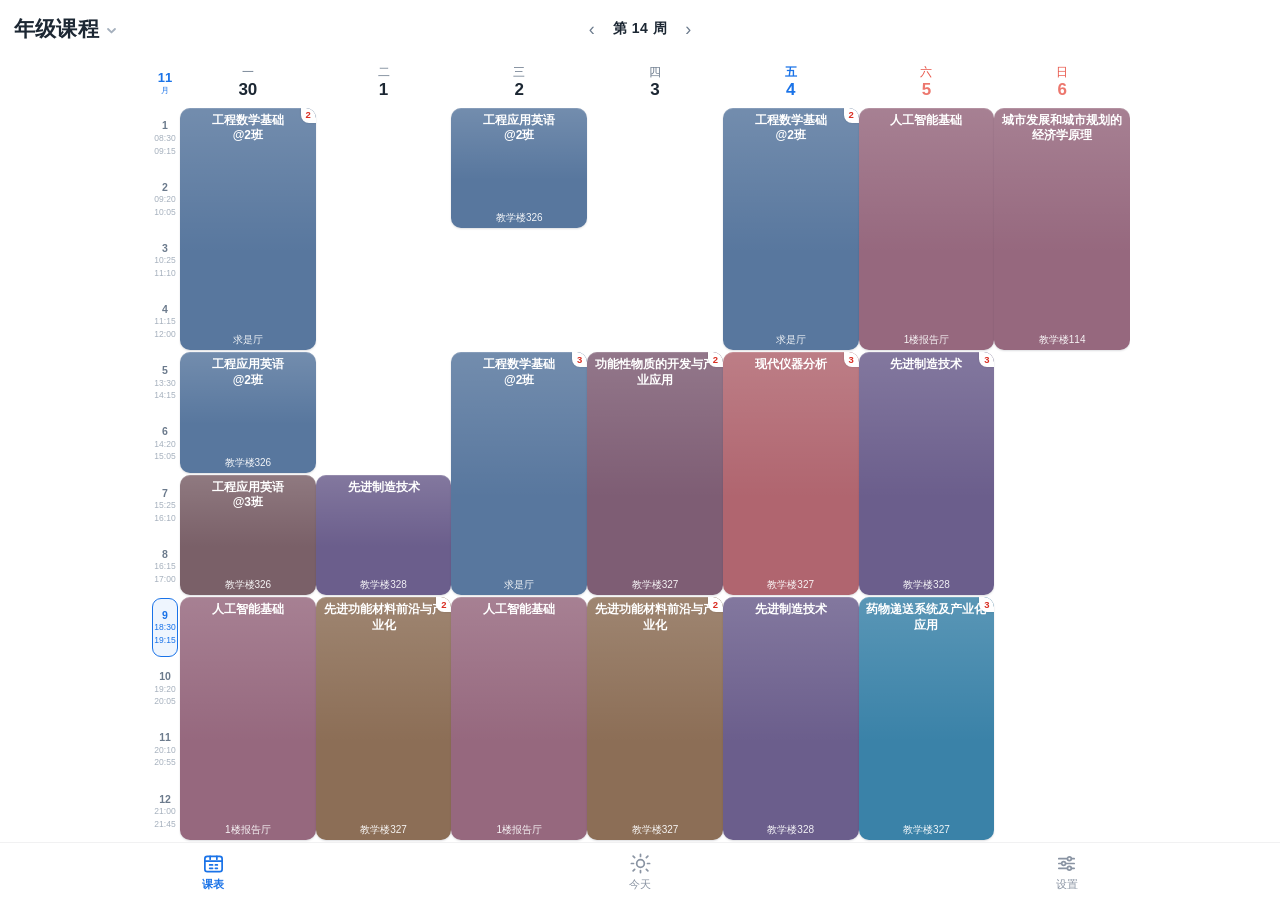
<file: ota/vcc30952588/index.html>
<!DOCTYPE html>
<html lang="zh-CN">
<head>
<meta charset="UTF-8">
<meta name="viewport" content="width=device-width, initial-scale=1, viewport-fit=cover, user-scalable=no">
<meta name="theme-color" content="#1a73e8">
<meta name="apple-mobile-web-app-capable" content="yes">
<meta name="apple-mobile-web-app-status-bar-style" content="black-translucent">
<meta name="apple-mobile-web-app-title" content="天大福州">
<title>天大福州</title>
<link rel="manifest" href="manifest.webmanifest">
<link rel="stylesheet" href="style.css">
</head>
<body>
<div id="app">
  <header id="topbar">
    <div id="topbar-title">天大福州</div>
    <div id="weeknav" hidden>
      <button id="pagetitle" class="pagetitle"><span id="modename">年级课程</span><svg class="chev" viewBox="0 0 12 12" fill="none" stroke="currentColor" stroke-width="1.7" stroke-linecap="round" stroke-linejoin="round"><path d="M2.8 4.6 6 7.8l3.2-3.2"/></svg></button>
      <div id="weekctl">
        <button id="prevweek" class="warrow" aria-label="上一周">‹</button>
        <button id="weeklabel" class="weekdrop">第 <span id="weeknum">-</span> 周</button>
        <button id="nextweek" class="warrow" aria-label="下一周">›</button>
      </div>
    </div>
    <div id="todaynav" hidden>
      <button id="pagetitle2" class="pagetitle"><span id="modename2">年级课程</span><svg class="chev" viewBox="0 0 12 12" fill="none" stroke="currentColor" stroke-width="1.7" stroke-linecap="round" stroke-linejoin="round"><path d="M2.8 4.6 6 7.8l3.2-3.2"/></svg></button>
      <div id="dayctl">
        <button id="prevday" class="warrow" aria-label="前一天">‹</button>
        <button id="daylabel" class="weekdrop">今天</button>
        <button id="nextday" class="warrow" aria-label="后一天">›</button>
      </div>
    </div>
  </header>

  <main id="main">
    <!-- 课表视图（当周网格） -->
    <section id="view-timetable" class="view">
      <div id="gridwrap">
        <div id="gridheader">
          <div id="monthbadge" class="monthbadge"></div>
          <div class="daycol head" data-d="0">一</div>
          <div class="daycol head" data-d="1">二</div>
          <div class="daycol head" data-d="2">三</div>
          <div class="daycol head" data-d="3">四</div>
          <div class="daycol head" data-d="4">五</div>
          <div class="daycol head" data-d="5">六</div>
          <div class="daycol head" data-d="6">日</div>
          <div class="daycol date" data-d="0"></div>
          <div class="daycol date" data-d="1"></div>
          <div class="daycol date" data-d="2"></div>
          <div class="daycol date" data-d="3"></div>
          <div class="daycol date" data-d="4"></div>
          <div class="daycol date" data-d="5"></div>
          <div class="daycol date" data-d="6"></div>
        </div>
        <div id="gridbody"></div>
      </div>
      <div id="tt-empty" class="empty" hidden>本周暂无课程</div>
    </section>

    <!-- 今日视图 -->
    <section id="view-today" class="view" hidden>
      <div id="next-card"></div>
      <div id="today-list"></div>
    </section>

    <!-- 设置视图 -->
    <section id="view-settings" class="view" hidden>
      <div class="card">
        <h3>我的课程 <button id="selall" class="linkbtn">全选</button> <button id="selnone" class="linkbtn">清空</button></h3>
        <p class="hint" style="margin:0 0 8px">「我的课程」模式下只显示勾选的课程；点课表卡片也可添加。快速生成：</p>
        <div id="minegen" class="chips" style="margin-bottom:8px"></div>
        <div id="courselist"></div>
      </div>
      <div class="card">
        <h3>提醒</h3>
        <label class="row"><span>上课提醒</span><input type="checkbox" id="remindon"></label>
        <label class="row"><span>提前</span>
          <select id="remindlead">
            <option value="5">5 分钟</option>
            <option value="10">10 分钟</option>
            <option value="15">15 分钟</option>
            <option value="30">30 分钟</option>
          </select>
        </label>
        <button id="testnotify" class="btn">测试通知</button>
        <p class="hint">应用打开时会提前提醒；导出日历后系统日历也会提醒（更可靠）。</p>
      </div>
      <div class="card">
        <h3>导出日历</h3>
        <label class="row"><span>包含「不排课」等全天事件</span><input type="checkbox" id="icsallday" checked></label>
        <button id="exportics" class="btn primary">导出 .ics 到系统日历</button>
        <p class="hint">下载后用「日历」App 打开即可导入，导入的事件自带提醒。</p>
      </div>
      <div class="card">
        <h3>在线更新（书签脚本）</h3>
        <p class="hint" style="margin:0 0 8px">手机可直接在线更新，三步：<br>
          ① 点下方按钮打开腾讯文档页面（页面加载完再进行下一步）；<br>
          ② 在该页面运行「书签脚本」：最简单的方法是先把脚本复制到剪贴板，然后在浏览器地址栏手动输入 <b>javascript:</b> 并粘贴后续内容后回车（部分浏览器需先收藏任一页面再编辑其网址为脚本）；<br>
          ③ 脚本运行后数据自动复制，回到本 App 粘贴到下面并点「解析导入」。</p>
        <button id="opendoc" class="btn">① 打开腾讯文档</button>
        <button id="copybm" class="btn">② 复制书签脚本</button>
        <textarea id="importbox" class="textinput" style="width:100%;height:70px;margin-top:8px" placeholder="③ 粘贴书签脚本复制的内容"></textarea>
        <button id="importbtn" class="btn primary">解析并导入</button>
      </div>
      <div class="card">
        <h3>软件更新</h3>
        <div id="otastatus" class="hint" style="margin:0 0 8px"></div>
        <button id="otacheck" class="btn primary">检查更新</button>
        <p class="hint">更新源已内置（GitHub·jsDelivr）。UI 更新免安装直接生效；若源内发布新版 APK（manifest.json 的 apk 字段）会下载并拉起安装。</p>
      </div>
      <div class="card">
        <h3>数据</h3>
        <div id="datastatus" class="hint"></div>
        <p class="hint">课表数据在线更新：App 内下拉刷新或「一键在线更新」自动抓取；网页版用上方书签脚本导入。</p>
      </div>
    </section>
  </main>

  <nav id="tabbar">
    <button class="tab active" data-tab="timetable">
      <svg viewBox="0 0 24 24" fill="none" stroke="currentColor" stroke-width="1.8" stroke-linecap="round" stroke-linejoin="round"><rect x="3" y="4.5" width="18" height="16" rx="2.5"/><path d="M3 9.5h18M8.5 4.5v3M15.5 4.5v3M8 13.5h3M8 17h3M14 13.5h2M14 17h2"/></svg>
      <span>课表</span>
    </button>
    <button class="tab" data-tab="today">
      <svg viewBox="0 0 24 24" fill="none" stroke="currentColor" stroke-width="1.8" stroke-linecap="round"><circle cx="12" cy="12" r="4"/><path d="M12 2.5v2.2M12 19.3v2.2M4.3 4.3l1.6 1.6M18.1 18.1l1.6 1.6M2.5 12h2.2M19.3 12h2.2M4.3 19.7l1.6-1.6M18.1 5.9l1.6-1.6"/></svg>
      <span>今天</span>
    </button>
    <button class="tab" data-tab="settings">
      <svg viewBox="0 0 24 24" fill="none" stroke="currentColor" stroke-width="1.8" stroke-linecap="round"><path d="M4 7h8.5M17.5 7H20M4 12h2.5M11.5 12H20M4 17h8.5M17.5 17H20"/><circle cx="15" cy="7" r="2"/><circle cx="9" cy="12" r="2"/><circle cx="15" cy="17" r="2"/></svg>
      <span>设置</span>
    </button>
  </nav>

  <!-- 课程详情 -->
  <div id="modal" class="modal" hidden>
    <div class="modal-mask"></div>
    <div class="sheet">
      <div id="modal-body"></div>
      <div class="modal-actions">
        <button id="modal-toggle" class="btn primary">加入我的课表</button>
        <button id="modal-close" class="btn">关闭</button>
      </div>
    </div>
  </div>

  <!-- 课程模式切换菜单 -->
  <div id="modemenu" hidden>
    <div class="mm-mask"></div>
    <div class="mm-panel"></div>
  </div>

  <div id="banner" hidden></div>
</div>
<script src="data.js"></script>
<script src="schedule-core.js"></script>
<script src="app.js"></script>
</body>
</html>
</file>
<file: ota/style.css>
:root {
  --primary: #1a73e8;
  --bg: #f5f6fa;
  --card: #ffffff;
  --text: #1c2733;
  --muted: #6b7a8c;
  --line: #e6eaf0;
  --radius: 16px;
}
* { box-sizing: border-box; -webkit-tap-highlight-color: transparent; }
[hidden] { display: none !important; }
html, body { margin: 0; padding: 0; height: 100%; }
body {
  /* 跟随手机系统字体：iOS 用苹方/SF，Android 用 Roboto/系统默认，桌面回退系统 UI 字体 */
  font-family: -apple-system, BlinkMacSystemFont, "Segoe UI", Roboto,
    "PingFang SC", "Hiragino Sans GB", "Heiti SC", "Microsoft YaHei", sans-serif;
  background: var(--bg); color: var(--text);
  -webkit-font-smoothing: antialiased;
}
#app { display: flex; flex-direction: column; height: 100%; }

html { background: var(--card); }
body { background: var(--card); }
/* 顶栏 */
#topbar {
  background: var(--card);
  padding: calc(env(safe-area-inset-top) + 10px) 14px 10px;
  border-bottom: none;
  box-shadow: none;
  position: sticky; top: 0; z-index: 20;
}
#topbar-title {
  font-size: 21px; font-weight: 800; letter-spacing: .2px;
  min-height: 38px; display: flex; align-items: center;
}
#weeknav { display: flex; align-items: center; position: relative; min-height: 38px; height: 38px; }
#todaynav { display: flex; align-items: center; position: relative; min-height: 38px; height: 38px; }
.pagetitle.plain { pointer-events: none; }
#dayctl {
  position: absolute; left: 50%; transform: translateX(-50%);
  display: flex; align-items: center;
}
/* 回到本周/本天 按钮：顶栏最右，纯文字无色块 */
.backbtn {
  position: absolute; right: 0; top: 50%; transform: translateY(-50%);
  border: none; background: none; color: var(--primary);
  padding: 5px 2px;
  font-size: 13px; font-weight: 700; line-height: 1;
}
.backbtn:active { opacity: .6; }
.pagetitle {
  border: none; background: none; font-size: 21px; font-weight: 800;
  color: var(--text); padding: 0; display: flex; align-items: center;
  letter-spacing: .2px; height: 38px;
}
.pagetitle .chev {
  width: 13px; height: 13px; margin-left: 6px; margin-top: 2px;
  color: #a5b0bd;
  transition: transform .18s ease, color .18s ease;
}
.pagetitle.open .chev { transform: rotate(180deg); color: var(--primary); }
#weekctl {
  position: absolute; left: 50%; transform: translateX(-50%);
  display: flex; align-items: center;
}
.warrow {
  width: 28px; height: 28px; border: none; background: none;
  color: #6b7a8c; font-size: 18px; line-height: 1; border-radius: 999px;
  display: flex; align-items: center; justify-content: center;
}
.warrow:active { background: rgba(0, 0, 0, .07); }
.warrow:disabled { opacity: .22; }
.weekdrop {
  border: none; background: none; font-size: 14px; font-weight: 700; color: var(--text);
  padding: 5px 7px; letter-spacing: .5px; font-variant-numeric: tabular-nums;
}
.witem {
  display: flex; justify-content: space-between; align-items: center; width: 100%;
  padding: 11px 4px; border: none; background: none; font-size: 15px; color: var(--text);
  border-bottom: 1px solid #f0f2f5;
}
.witem:last-child { border-bottom: none; }
.witem.cur { color: var(--primary); font-weight: 700; }
.witem .wd { color: var(--muted); font-size: 12px; }

/* 课程模式下拉菜单 */
#modemenu { position: fixed; inset: 0; z-index: 70; }
.mm-mask { position: absolute; inset: 0; }
.mm-panel {
  position: absolute; background: var(--card); border-radius: 14px;
  border: 1px solid var(--line);
  box-shadow: 0 10px 40px rgba(0,0,0,.22), 0 2px 8px rgba(0,0,0,.08);
  min-width: 236px; padding: 6px;
  animation: mmpop .16s ease;
}
@keyframes mmpop {
  from { opacity: 0; transform: translateY(-6px) scale(.97); }
  to { opacity: 1; transform: none; }
}
.mm-item {
  display: flex; align-items: center; gap: 12px; width: 100%;
  border: none; background: none; padding: 10px 12px; border-radius: 10px;
  font-size: 15px; color: var(--text); text-align: left;
}
.mm-item:active { background: #f0f3f7; }
.mm-item.cur { background: rgba(26, 115, 232, .06); }
.mm-ico {
  width: 32px; height: 32px; border-radius: 9px; flex: none;
  display: flex; align-items: center; justify-content: center; font-size: 16px;
}
.mm-body { flex: 1; min-width: 0; display: flex; flex-direction: column; }
.mm-name { font-size: 15px; line-height: 1.25; }
.mm-item.cur .mm-name { color: var(--primary); font-weight: 700; }
.mm-desc { font-size: 11px; color: var(--muted); margin-top: 1px; }
.mm-check { color: var(--primary); font-weight: 800; font-size: 15px; }
.mm-item:not(.cur) .mm-check { visibility: hidden; }
.chip {
  border: 1px solid var(--primary); color: var(--primary); background: none;
  border-radius: 999px; padding: 3px 12px; font-size: 12px;
}
.chip.active { background: var(--primary); color: #fff; }

/* 主区 */
#main { flex: 1; overflow: auto; padding-bottom: calc(66px + env(safe-area-inset-bottom)); }
#main.fit {
  overflow-y: auto; overflow-x: hidden;
  scrollbar-width: none;
  display: flex; flex-direction: column;
  padding-bottom: calc(58px + env(safe-area-inset-bottom));
}
#main.fit::-webkit-scrollbar { display: none; }
.view { padding: 10px; }
#view-today.slide-next { animation: kbSlideNext .3s cubic-bezier(.22, .61, .36, 1) both; }
#view-today.slide-prev { animation: kbSlidePrev .3s cubic-bezier(.22, .61, .36, 1) both; }
#view-timetable { display: flex; flex-direction: column; flex: 1; min-height: 0; padding: 0; }
.empty { text-align: center; color: #98a3b1; font-size: 13px; padding: 48px 20px; background: none; }
#tt-empty {
  position: absolute; top: 58%; left: 50%; transform: translate(-50%, -50%);
  text-align: center; color: #98a3b1; font-size: 13px; padding: 0 20px;
  pointer-events: none; z-index: 3; background: none; margin: 0;
}

/* 课表网格：整体压进一屏，左侧节次列 */
/* 课表网格：全出血铺满（对齐 fzuhelper） */
#gridwrap {
  background: var(--card); flex: 1; display: flex; flex-direction: column; min-height: 0;
  border-radius: 0; border: none;
  position: relative;
}
.grid-row { display: grid; grid-template-columns: 30px repeat(7, 1fr); }
#gridheader {
  display: grid;
  grid-template-columns: 30px repeat(7, 1fr);
  grid-template-rows: auto auto;
  background: var(--card);
  position: sticky; top: 0; z-index: 5;
}
#gridheader .monthbadge {
  grid-row: 1 / 3; grid-column: 1;
  display: flex; flex-direction: column; align-items: center; justify-content: center;
  width: 30px; height: 100%;
  font-size: 13px; font-weight: 800; line-height: 1.2;
  color: var(--primary);
}
#gridheader .monthbadge small { display: block; font-size: 8px; font-weight: 500; }
#gridheader .daycol.head {
  grid-row: 1; text-align: center; font-size: 12px; font-weight: 500;
  color: var(--muted); padding-top: 6px;
}
#gridheader .daycol.head.today { color: var(--primary); font-weight: 700; }
#gridheader .daycol.date {
  grid-row: 2; text-align: center; font-size: 17px; color: var(--text);
  font-weight: 600; padding-bottom: 8px; line-height: 1.1;
}
#gridheader .daycol.date.today { color: var(--primary); font-weight: 700; }
#gridheader .daycol.wkend { color: #e8564a; }
#gridheader .daycol.date.wkend { color: #e8564a; opacity: .8; }
.todaydot {
  display: inline-flex; align-items: center; justify-content: center;
  font-weight: 800;
}
#gridbody {
  flex: 1; min-height: 0; display: grid;
  grid-template-columns: 30px repeat(7, 1fr);
  grid-template-rows: repeat(12, minmax(44px, 1fr));
  align-content: stretch;
}
#gridbody.slide-next { animation: kbSlideNext .3s cubic-bezier(.22, .61, .36, 1) both; }
#gridbody.slide-prev { animation: kbSlidePrev .3s cubic-bezier(.22, .61, .36, 1) both; }
@keyframes kbSlideNext { from { transform: translateX(32%); opacity: .3; } to { transform: none; opacity: 1; } }
@keyframes kbSlidePrev { from { transform: translateX(-32%); opacity: .3; } to { transform: none; opacity: 1; } }
.grid-row .slotcol { font-size: 10px; color: var(--muted); text-align: center; padding-top: 2px; }
.plabel {
  grid-column: 1; align-self: stretch; display: flex; flex-direction: column;
  align-items: center; justify-content: center; gap: 1px;
  font-size: 11px; font-weight: 700; color: var(--muted); line-height: 1.1;
  overflow: hidden;
}
.plabel small { font-size: 9px; font-weight: 400; color: #a5b0bd; line-height: 1.15; }
.plabel.active {
  color: var(--primary); font-weight: 800;
  border: 1.5px solid var(--primary); border-radius: 9px;
  background: rgba(26, 115, 232, .07);
  margin: 1px 2px;
}
.plabel.active small { color: var(--primary); }
.periodrow { border-top: 1px solid #f0f2f5; }
.daycell { border-left: 1px solid #f0f2f5; padding: 2px; min-height: 0; overflow: hidden; }
.course {
  border-radius: 10px; padding: 5px 5px 4px; font-size: 11px; line-height: 1.3;
  color: #fff; margin-bottom: 2px; cursor: pointer; overflow: hidden;
  background-image: linear-gradient(180deg, rgba(255, 255, 255, .16), rgba(255, 255, 255, 0) 60%);
  box-shadow: 0 1px 2px rgba(16, 24, 40, .14), inset 0 1px 0 rgba(255, 255, 255, .14);
  min-height: 0; position: relative;
  text-align: center;
  display: flex; flex-direction: column;
}
.course .cname { font-weight: 700; overflow-wrap: anywhere; }
.course .croom { opacity: .92; font-size: 10px; margin-top: auto; padding-top: 3px; overflow-wrap: anywhere; }
.course.no-class {
  background-color: #eceff3 !important;
  background-image: none;
  box-shadow: none;
  color: #5a6472 !important;
  display: flex; align-items: center; justify-content: center;
  font-size: 11.5px; font-weight: 600; text-align: center;
  padding: 2px 4px; line-height: 1.35;
  writing-mode: vertical-rl; letter-spacing: 2px;
}
.ovbadge {
  position: absolute; top: 0; right: 0; min-width: 15px; height: 15px;
  border-radius: 0 10px 0 8px;
  background: #fff; color: #d93025;
  font-size: 9.5px; font-weight: 800; font-style: normal;
  display: flex; align-items: center; justify-content: center;
  padding: 0 3px; box-shadow: 0 0 2px rgba(0, 0, 0, .15);
}
.clist-item { padding: 9px 0; border-bottom: 1px solid #f0f2f5; }
.clist-item:last-child { border-bottom: none; }
.clist-item .tag { color: var(--muted); font-size: 12px; font-weight: 400; }
.course.hidden-course { opacity: .35; }

/* 今日 */
#next-card {
  background: linear-gradient(135deg, var(--primary), #4c9cff); color: #fff;
  border-radius: var(--radius); padding: 14px; margin-bottom: 10px;
}
#next-card .label { font-size: 12px; opacity: .9; }
#next-card .main { font-size: 17px; font-weight: 800; margin-top: 4px; }
#next-card .sub { font-size: 13px; opacity: .95; margin-top: 4px; }
#next-card.none { background: #8a94a3; }
.titem {
  background: var(--card); border-radius: var(--radius); padding: 12px 0;
  margin-bottom: 8px; display: flex; gap: 12px; align-items: center; border: none;
}
.titem .time { font-size: 13px; font-weight: 700; min-width: 86px; color: var(--primary); }
.titem .info { flex: 1; min-width: 0; }
.titem .name { font-weight: 700; font-size: 14px; }
.titem .meta { color: var(--muted); font-size: 12px; margin-top: 2px; }
.titem.past { opacity: .5; }
.titem.now { border-color: var(--primary); box-shadow: 0 0 0 1px var(--primary); }

/* 设置 */
.card { background: var(--card); border-radius: var(--radius); padding: 14px; margin-bottom: 10px; border: none; box-shadow: none; }
.card h3 { margin: 0 0 10px; font-size: 15px; }
.card h3 .tag2 { color: var(--muted); font-size: 11px; font-weight: 400; margin-left: 6px; }
.card .hint { color: var(--muted); font-size: 12px; margin: 8px 0 0; }
.chips { display: flex; flex-wrap: wrap; gap: 8px; }
.row { display: flex; align-items: center; justify-content: space-between; padding: 7px 0; font-size: 14px; gap: 10px; }
.row select, .textinput {
  border: 1px solid var(--line); border-radius: 8px; padding: 6px 8px; font-size: 14px;
  background: var(--card); color: var(--text); max-width: 60%;
}
.btn {
  border: 1px solid var(--primary); background: var(--card); color: var(--primary);
  border-radius: 10px; padding: 9px 14px; font-size: 14px; margin-top: 8px; width: 100%;
}
.btn.primary { background: var(--primary); color: #fff; }
.linkbtn { border: none; background: none; color: var(--primary); font-size: 12px; padding: 0 6px; }
.plist { display: grid; grid-template-columns: 1fr 1fr; gap: 4px 12px; }
.plist .prow { display: flex; align-items: center; gap: 6px; font-size: 13px; padding: 3px 0; }
.plist .pnum { color: var(--muted); min-width: 34px; }
.plist input { border: none; border-bottom: 1px solid var(--line); width: 74px; font-size: 13px; padding: 2px; background: none; color: var(--text); }
.citem { display: flex; align-items: center; gap: 10px; padding: 7px 0; font-size: 14px; border-bottom: 1px solid #f0f2f5; }
.citem:last-child { border-bottom: none; }
.citem .dot { width: 12px; height: 12px; border-radius: 4px; flex: none; }
.citem .cname2 { flex: 1; min-width: 0; }
.citem .tag { color: var(--muted); font-size: 12px; }
.citem input[type=checkbox] { width: 18px; height: 18px; }

/* 底栏 */
#tabbar {
  position: fixed; bottom: 0; left: 0; right: 0; height: calc(58px + env(safe-area-inset-bottom));
  padding-bottom: env(safe-area-inset-bottom);
  background: rgba(255, 255, 255, .9);
  -webkit-backdrop-filter: saturate(1.8) blur(14px);
  backdrop-filter: saturate(1.8) blur(14px);
  border-top: 1px solid rgba(20, 30, 45, .06);
  display: flex; z-index: 30;
}
.tab {
  flex: 1; border: none; background: none; font-size: 10.5px; color: #8a94a3;
  display: flex; flex-direction: column; align-items: center; gap: 3px;
  padding-top: 9px; font-weight: 500;
}
.tab svg { width: 23px; height: 23px; }
.tab.active { color: var(--primary); font-weight: 700; }

/* 弹层 */
.modal { position: fixed; inset: 0; z-index: 50; }
.modal-mask { position: absolute; inset: 0; background: rgba(0,0,0,.45); }
.sheet {
  position: absolute; left: 0; right: 0; bottom: 0; background: var(--card);
  border-radius: 18px 18px 0 0; padding: 18px 16px calc(16px + env(safe-area-inset-bottom));
  max-height: 70%; overflow: auto;
}
.sheet h4 { margin: 0 0 4px; font-size: 17px; }
.sheet .meta { color: var(--muted); font-size: 13px; margin: 3px 0; }
.modal-actions { display: flex; gap: 10px; margin-top: 14px; }
.modal-actions .btn { margin-top: 0; }

/* 提醒横幅 */
/* 下拉刷新指示器 */
#pullind {
  position: fixed; left: 0; right: 0; margin: 0 auto; width: max-content;
  top: calc(env(safe-area-inset-top) + 56px); z-index: 80;
  display: flex; align-items: center; gap: 7px;
  background: rgba(255, 255, 255, .96); border: 1px solid var(--line);
  border-radius: 999px; padding: 7px 15px;
  font-size: 12px; color: var(--muted); font-weight: 600;
  box-shadow: 0 6px 18px rgba(16, 24, 40, .14);
  opacity: 0; pointer-events: none;
  transition: opacity .18s ease, transform .18s ease;
}
#pullind svg { width: 15px; height: 15px; }
#pullind.ready { color: var(--primary); border-color: rgba(26, 115, 232, .35); }
#pullind.busy svg { animation: pullspin .9s linear infinite; }
@keyframes pullspin { to { transform: rotate(360deg); } }

/* 宽屏 */
@media (min-width: 700px) {
  #main { max-width: 980px; margin: 0 auto; width: 100%; }
  .course { font-size: 12px; }
}

/* 快照全屏预览（双指缩放/拖动/双击切换） */
#snapview {
  position: fixed;
  left: 0; right: 0; top: 0; bottom: 0;
  z-index: 999;
  background: rgba(0, 0, 0, 0.93);
  display: flex;
  align-items: center;
  justify-content: center;
  touch-action: none;
  overflow: hidden;
}
#snapview[hidden] { display: none; }
#snapview-img {
  max-width: 100%;
  max-height: 100%;
  transform-origin: center center;
  will-change: transform;
}
#snapview-close {
  position: fixed;
  top: calc(env(safe-area-inset-top, 0px) + 12px);
  right: 14px;
  z-index: 2;
  width: 40px; height: 40px;
  border-radius: 50%;
  border: none;
  background: rgba(20, 20, 20, 0.55);
  color: #fff;
  font-size: 18px;
  line-height: 1;
}
#shotimg { cursor: zoom-in; }
#snapview-rot {
  position: fixed;
  top: calc(env(safe-area-inset-top, 0px) + 12px);
  right: 62px;
  z-index: 2;
  width: 40px; height: 40px;
  border-radius: 50%;
  border: none;
  background: rgba(20, 20, 20, 0.55);
  color: #fff;
  font-size: 20px;
  line-height: 1;
}
#snapview-img { touch-action: none; }
#snapview-img.rot {
  height: 100vw;
  width: auto;
  max-width: none;
  max-height: none;
}

/* 底部轻提示（导入成功等） */
#bottomhint {
  position: fixed; left: 0; right: 0; margin: 0 auto; width: max-content;
  bottom: calc(72px + env(safe-area-inset-bottom)); z-index: 70;
  background: rgba(20, 20, 20, .82); color: #fff;
  border-radius: 999px; padding: 7px 16px;
  font-size: 12px; font-weight: 600;
  opacity: 0; pointer-events: none;
  transition: opacity .2s ease, transform .2s ease;
  transform: translateY(6px);
}
#bottomhint.show { opacity: 1; transform: translateY(0); }

/* 操作日志 */
.loglist { max-height: 300px; overflow-y: auto; font-size: 12px; }
.logday { font-weight: 700; color: var(--text); margin: 8px 0 4px; }
.logrow { display: flex; align-items: baseline; gap: 8px; padding: 4px 0; border-bottom: 1px dashed var(--line); }
.logrow .ltime { color: #a5b0bd; font-variant-numeric: tabular-nums; flex: none; }
.logrow .lop { font-weight: 700; color: var(--text); flex: none; }
.logrow .ld { color: var(--muted); flex: 1; overflow: hidden; text-overflow: ellipsis; white-space: nowrap; }
.lok { color: #3a9d5d; font-weight: 800; flex: none; }
.lfail { color: #e8564a; font-weight: 800; flex: none; }
.ldot { color: #a5b0bd; flex: none; }
</file>
<file: ota/v193f874060/style.css>
:root {
  --primary: #1a73e8;
  --bg: #f5f6fa;
  --card: #ffffff;
  --text: #1c2733;
  --muted: #6b7a8c;
  --line: #e6eaf0;
  --radius: 16px;
}
* { box-sizing: border-box; -webkit-tap-highlight-color: transparent; }
[hidden] { display: none !important; }
html, body { margin: 0; padding: 0; height: 100%; }
body {
  /* 跟随手机系统字体：iOS 用苹方/SF，Android 用 Roboto/系统默认，桌面回退系统 UI 字体 */
  font-family: -apple-system, BlinkMacSystemFont, "Segoe UI", Roboto,
    "PingFang SC", "Hiragino Sans GB", "Heiti SC", "Microsoft YaHei", sans-serif;
  background: var(--bg); color: var(--text);
  -webkit-font-smoothing: antialiased;
}
#app { display: flex; flex-direction: column; height: 100%; }

html { background: var(--card); }
body { background: var(--card); }
/* 顶栏 */
#topbar {
  background: var(--card);
  padding: calc(env(safe-area-inset-top) + 10px) 14px 10px;
  border-bottom: none;
  box-shadow: none;
  position: sticky; top: 0; z-index: 20;
}
#topbar-title {
  font-size: 21px; font-weight: 800; letter-spacing: .2px;
  min-height: 38px; display: flex; align-items: center;
}
#weeknav { display: flex; align-items: center; position: relative; min-height: 38px; height: 38px; }
#todaynav { display: flex; align-items: center; position: relative; min-height: 38px; height: 38px; }
.pagetitle.plain { pointer-events: none; }
#dayctl {
  position: absolute; left: 50%; transform: translateX(-50%);
  display: flex; align-items: center;
}
/* 回到本周/本天 按钮：顶栏最右，纯文字无色块 */
.backbtn {
  position: absolute; right: 0; top: 50%; transform: translateY(-50%);
  border: none; background: none; color: var(--primary);
  padding: 5px 2px;
  font-size: 13px; font-weight: 700; line-height: 1;
}
.backbtn:active { opacity: .6; }
.pagetitle {
  border: none; background: none; font-size: 21px; font-weight: 800;
  color: var(--text); padding: 0; display: flex; align-items: center;
  letter-spacing: .2px; height: 38px;
}
.pagetitle .chev {
  width: 13px; height: 13px; margin-left: 6px; margin-top: 2px;
  color: #a5b0bd;
  transition: transform .18s ease, color .18s ease;
}
.pagetitle.open .chev { transform: rotate(180deg); color: var(--primary); }
#weekctl {
  position: absolute; left: 50%; transform: translateX(-50%);
  display: flex; align-items: center;
}
.warrow {
  width: 28px; height: 28px; border: none; background: none;
  color: #6b7a8c; font-size: 18px; line-height: 1; border-radius: 999px;
  display: flex; align-items: center; justify-content: center;
}
.warrow:active { background: rgba(0, 0, 0, .07); }
.warrow:disabled { opacity: .22; }
.weekdrop {
  border: none; background: none; font-size: 14px; font-weight: 700; color: var(--text);
  padding: 5px 7px; letter-spacing: .5px; font-variant-numeric: tabular-nums;
}
.witem {
  display: flex; justify-content: space-between; align-items: center; width: 100%;
  padding: 11px 4px; border: none; background: none; font-size: 15px; color: var(--text);
  border-bottom: 1px solid #f0f2f5;
}
.witem:last-child { border-bottom: none; }
.witem.cur { color: var(--primary); font-weight: 700; }
.witem .wd { color: var(--muted); font-size: 12px; }

/* 课程模式下拉菜单 */
#modemenu { position: fixed; inset: 0; z-index: 70; }
.mm-mask { position: absolute; inset: 0; }
.mm-panel {
  position: absolute; background: var(--card); border-radius: 14px;
  border: 1px solid var(--line);
  box-shadow: 0 10px 40px rgba(0,0,0,.22), 0 2px 8px rgba(0,0,0,.08);
  min-width: 236px; padding: 6px;
  animation: mmpop .16s ease;
}
@keyframes mmpop {
  from { opacity: 0; transform: translateY(-6px) scale(.97); }
  to { opacity: 1; transform: none; }
}
.mm-item {
  display: flex; align-items: center; gap: 12px; width: 100%;
  border: none; background: none; padding: 10px 12px; border-radius: 10px;
  font-size: 15px; color: var(--text); text-align: left;
}
.mm-item:active { background: #f0f3f7; }
.mm-item.cur { background: rgba(26, 115, 232, .06); }
.mm-ico {
  width: 32px; height: 32px; border-radius: 9px; flex: none;
  display: flex; align-items: center; justify-content: center; font-size: 16px;
}
.mm-body { flex: 1; min-width: 0; display: flex; flex-direction: column; }
.mm-name { font-size: 15px; line-height: 1.25; }
.mm-item.cur .mm-name { color: var(--primary); font-weight: 700; }
.mm-desc { font-size: 11px; color: var(--muted); margin-top: 1px; }
.mm-check { color: var(--primary); font-weight: 800; font-size: 15px; }
.mm-item:not(.cur) .mm-check { visibility: hidden; }
.chip {
  border: 1px solid var(--primary); color: var(--primary); background: none;
  border-radius: 999px; padding: 3px 12px; font-size: 12px;
}
.chip.active { background: var(--primary); color: #fff; }

/* 主区 */
#main { flex: 1; overflow: auto; padding-bottom: calc(66px + env(safe-area-inset-bottom)); }
#main.fit {
  overflow-y: auto; overflow-x: hidden;
  scrollbar-width: none;
  display: flex; flex-direction: column;
  padding-bottom: calc(58px + env(safe-area-inset-bottom));
}
#main.fit::-webkit-scrollbar { display: none; }
.view { padding: 10px; }
#view-today.slide-next { animation: kbSlideNext .3s cubic-bezier(.22, .61, .36, 1) both; }
#view-today.slide-prev { animation: kbSlidePrev .3s cubic-bezier(.22, .61, .36, 1) both; }
#view-timetable { display: flex; flex-direction: column; flex: 1; min-height: 0; padding: 0; }
.empty { text-align: center; color: #98a3b1; font-size: 13px; padding: 48px 20px; background: none; }
#tt-empty {
  position: absolute; top: 58%; left: 50%; transform: translate(-50%, -50%);
  text-align: center; color: #98a3b1; font-size: 13px; padding: 0 20px;
  pointer-events: none; z-index: 3; background: none; margin: 0;
}

/* 课表网格：整体压进一屏，左侧节次列 */
/* 课表网格：全出血铺满（对齐 fzuhelper） */
#gridwrap {
  background: var(--card); flex: 1; display: flex; flex-direction: column; min-height: 0;
  border-radius: 0; border: none;
  position: relative;
}
.grid-row { display: grid; grid-template-columns: 30px repeat(7, 1fr); }
#gridheader {
  display: grid;
  grid-template-columns: 30px repeat(7, 1fr);
  grid-template-rows: auto auto;
  background: var(--card);
  position: sticky; top: 0; z-index: 5;
}
#gridheader .monthbadge {
  grid-row: 1 / 3; grid-column: 1;
  display: flex; flex-direction: column; align-items: center; justify-content: center;
  width: 30px; height: 100%;
  font-size: 13px; font-weight: 800; line-height: 1.2;
  color: var(--primary);
}
#gridheader .monthbadge small { display: block; font-size: 8px; font-weight: 500; }
#gridheader .daycol.head {
  grid-row: 1; text-align: center; font-size: 12px; font-weight: 500;
  color: var(--muted); padding-top: 6px;
}
#gridheader .daycol.head.today { color: var(--primary); font-weight: 700; }
#gridheader .daycol.date {
  grid-row: 2; text-align: center; font-size: 17px; color: var(--text);
  font-weight: 600; padding-bottom: 8px; line-height: 1.1;
}
#gridheader .daycol.date.today { color: var(--primary); font-weight: 700; }
#gridheader .daycol.wkend { color: #e8564a; }
#gridheader .daycol.date.wkend { color: #e8564a; opacity: .8; }
.todaydot {
  display: inline-flex; align-items: center; justify-content: center;
  font-weight: 800;
}
#gridbody {
  flex: 1; min-height: 0; display: grid;
  grid-template-columns: 30px repeat(7, 1fr);
  grid-template-rows: repeat(12, minmax(44px, 1fr));
  align-content: stretch;
}
#gridbody.slide-next { animation: kbSlideNext .3s cubic-bezier(.22, .61, .36, 1) both; }
#gridbody.slide-prev { animation: kbSlidePrev .3s cubic-bezier(.22, .61, .36, 1) both; }
@keyframes kbSlideNext { from { transform: translateX(32%); opacity: .3; } to { transform: none; opacity: 1; } }
@keyframes kbSlidePrev { from { transform: translateX(-32%); opacity: .3; } to { transform: none; opacity: 1; } }
.grid-row .slotcol { font-size: 10px; color: var(--muted); text-align: center; padding-top: 2px; }
.plabel {
  grid-column: 1; align-self: stretch; display: flex; flex-direction: column;
  align-items: center; justify-content: center; gap: 1px;
  font-size: 11px; font-weight: 700; color: var(--muted); line-height: 1.1;
  overflow: hidden;
}
.plabel small { font-size: 9px; font-weight: 400; color: #a5b0bd; line-height: 1.15; }
.plabel.active {
  color: var(--primary); font-weight: 800;
  border: 1.5px solid var(--primary); border-radius: 9px;
  background: rgba(26, 115, 232, .07);
  margin: 1px 2px;
}
.plabel.active small { color: var(--primary); }
.periodrow { border-top: 1px solid #f0f2f5; }
.daycell { border-left: 1px solid #f0f2f5; padding: 2px; min-height: 0; overflow: hidden; }
.course {
  border-radius: 10px; padding: 5px 5px 4px; font-size: 11px; line-height: 1.3;
  color: #fff; margin-bottom: 2px; cursor: pointer; overflow: hidden;
  background-image: linear-gradient(180deg, rgba(255, 255, 255, .16), rgba(255, 255, 255, 0) 60%);
  box-shadow: 0 1px 2px rgba(16, 24, 40, .14), inset 0 1px 0 rgba(255, 255, 255, .14);
  min-height: 0; position: relative;
  text-align: center;
  display: flex; flex-direction: column;
}
.course .cname { font-weight: 700; overflow-wrap: anywhere; }
.course .croom { opacity: .92; font-size: 10px; margin-top: auto; padding-top: 3px; overflow-wrap: anywhere; }
.course.no-class {
  background-color: #eceff3 !important;
  background-image: none;
  box-shadow: none;
  color: #5a6472 !important;
  display: flex; align-items: center; justify-content: center;
  font-size: 11.5px; font-weight: 600; text-align: center;
  padding: 2px 4px; line-height: 1.35;
  writing-mode: vertical-rl; letter-spacing: 2px;
}
.ovbadge {
  position: absolute; top: 0; right: 0; min-width: 15px; height: 15px;
  border-radius: 0 10px 0 8px;
  background: #fff; color: #d93025;
  font-size: 9.5px; font-weight: 800; font-style: normal;
  display: flex; align-items: center; justify-content: center;
  padding: 0 3px; box-shadow: 0 0 2px rgba(0, 0, 0, .15);
}
.clist-item { padding: 9px 0; border-bottom: 1px solid #f0f2f5; }
.clist-item:last-child { border-bottom: none; }
.clist-item .tag { color: var(--muted); font-size: 12px; font-weight: 400; }
.course.hidden-course { opacity: .35; }

/* 今日 */
#next-card {
  background: linear-gradient(135deg, var(--primary), #4c9cff); color: #fff;
  border-radius: var(--radius); padding: 14px; margin-bottom: 10px;
}
#next-card .label { font-size: 12px; opacity: .9; }
#next-card .main { font-size: 17px; font-weight: 800; margin-top: 4px; }
#next-card .sub { font-size: 13px; opacity: .95; margin-top: 4px; }
#next-card.none { background: #8a94a3; }
.titem {
  background: var(--card); border-radius: var(--radius); padding: 12px 0;
  margin-bottom: 8px; display: flex; gap: 12px; align-items: center; border: none;
}
.titem .time { font-size: 13px; font-weight: 700; min-width: 86px; color: var(--primary); }
.titem .info { flex: 1; min-width: 0; }
.titem .name { font-weight: 700; font-size: 14px; }
.titem .meta { color: var(--muted); font-size: 12px; margin-top: 2px; }
.titem.past { opacity: .5; }
.titem.now { border-color: var(--primary); box-shadow: 0 0 0 1px var(--primary); }

/* 设置 */
.card { background: var(--card); border-radius: var(--radius); padding: 14px; margin-bottom: 10px; border: none; box-shadow: none; }
.card h3 { margin: 0 0 10px; font-size: 15px; }
.card h3 .tag2 { color: var(--muted); font-size: 11px; font-weight: 400; margin-left: 6px; }
.card .hint { color: var(--muted); font-size: 12px; margin: 8px 0 0; }
.chips { display: flex; flex-wrap: wrap; gap: 8px; }
.row { display: flex; align-items: center; justify-content: space-between; padding: 7px 0; font-size: 14px; gap: 10px; }
.row select, .textinput {
  border: 1px solid var(--line); border-radius: 8px; padding: 6px 8px; font-size: 14px;
  background: var(--card); color: var(--text); max-width: 60%;
}
.btn {
  border: 1px solid var(--primary); background: var(--card); color: var(--primary);
  border-radius: 10px; padding: 9px 14px; font-size: 14px; margin-top: 8px; width: 100%;
}
.btn.primary { background: var(--primary); color: #fff; }
.linkbtn { border: none; background: none; color: var(--primary); font-size: 12px; padding: 0 6px; }
.plist { display: grid; grid-template-columns: 1fr 1fr; gap: 4px 12px; }
.plist .prow { display: flex; align-items: center; gap: 6px; font-size: 13px; padding: 3px 0; }
.plist .pnum { color: var(--muted); min-width: 34px; }
.plist input { border: none; border-bottom: 1px solid var(--line); width: 74px; font-size: 13px; padding: 2px; background: none; color: var(--text); }
.citem { display: flex; align-items: center; gap: 10px; padding: 7px 0; font-size: 14px; border-bottom: 1px solid #f0f2f5; }
.citem:last-child { border-bottom: none; }
.citem .dot { width: 12px; height: 12px; border-radius: 4px; flex: none; }
.citem .cname2 { flex: 1; min-width: 0; }
.citem .tag { color: var(--muted); font-size: 12px; }
.citem input[type=checkbox] { width: 18px; height: 18px; }

/* 底栏 */
#tabbar {
  position: fixed; bottom: 0; left: 0; right: 0; height: calc(58px + env(safe-area-inset-bottom));
  padding-bottom: env(safe-area-inset-bottom);
  background: rgba(255, 255, 255, .9);
  -webkit-backdrop-filter: saturate(1.8) blur(14px);
  backdrop-filter: saturate(1.8) blur(14px);
  border-top: 1px solid rgba(20, 30, 45, .06);
  display: flex; z-index: 30;
}
.tab {
  flex: 1; border: none; background: none; font-size: 10.5px; color: #8a94a3;
  display: flex; flex-direction: column; align-items: center; gap: 3px;
  padding-top: 9px; font-weight: 500;
}
.tab svg { width: 23px; height: 23px; }
.tab.active { color: var(--primary); font-weight: 700; }

/* 弹层 */
.modal { position: fixed; inset: 0; z-index: 50; }
.modal-mask { position: absolute; inset: 0; background: rgba(0,0,0,.45); }
.sheet {
  position: absolute; left: 0; right: 0; bottom: 0; background: var(--card);
  border-radius: 18px 18px 0 0; padding: 18px 16px calc(16px + env(safe-area-inset-bottom));
  max-height: 70%; overflow: auto;
}
.sheet h4 { margin: 0 0 4px; font-size: 17px; }
.sheet .meta { color: var(--muted); font-size: 13px; margin: 3px 0; }
.modal-actions { display: flex; gap: 10px; margin-top: 14px; }
.modal-actions .btn { margin-top: 0; }

/* 提醒横幅 */
/* 下拉刷新指示器 */
#pullind {
  position: fixed; left: 0; right: 0; margin: 0 auto; width: max-content;
  top: calc(env(safe-area-inset-top) + 56px); z-index: 80;
  display: flex; align-items: center; gap: 7px;
  background: rgba(255, 255, 255, .96); border: 1px solid var(--line);
  border-radius: 999px; padding: 7px 15px;
  font-size: 12px; color: var(--muted); font-weight: 600;
  box-shadow: 0 6px 18px rgba(16, 24, 40, .14);
  opacity: 0; pointer-events: none;
  transition: opacity .18s ease, transform .18s ease;
}
#pullind svg { width: 15px; height: 15px; }
#pullind.ready { color: var(--primary); border-color: rgba(26, 115, 232, .35); }
#pullind.busy svg { animation: pullspin .9s linear infinite; }
@keyframes pullspin { to { transform: rotate(360deg); } }

/* 宽屏 */
@media (min-width: 700px) {
  #main { max-width: 980px; margin: 0 auto; width: 100%; }
  .course { font-size: 12px; }
}

/* 快照全屏预览（双指缩放/拖动/双击切换） */
#snapview {
  position: fixed;
  left: 0; right: 0; top: 0; bottom: 0;
  z-index: 999;
  background: rgba(0, 0, 0, 0.93);
  display: flex;
  align-items: center;
  justify-content: center;
  touch-action: none;
  overflow: hidden;
}
#snapview[hidden] { display: none; }
#snapview-img {
  max-width: 100%;
  max-height: 100%;
  transform-origin: center center;
  will-change: transform;
}
#snapview-close {
  position: fixed;
  top: calc(env(safe-area-inset-top, 0px) + 12px);
  right: 14px;
  z-index: 2;
  width: 40px; height: 40px;
  border-radius: 50%;
  border: none;
  background: rgba(20, 20, 20, 0.55);
  color: #fff;
  font-size: 18px;
  line-height: 1;
}
#shotimg { cursor: zoom-in; }
#snapview-rot {
  position: fixed;
  top: calc(env(safe-area-inset-top, 0px) + 12px);
  right: 62px;
  z-index: 2;
  width: 40px; height: 40px;
  border-radius: 50%;
  border: none;
  background: rgba(20, 20, 20, 0.55);
  color: #fff;
  font-size: 20px;
  line-height: 1;
}
#snapview-img { touch-action: none; }
#snapview-img.rot {
  height: 100vw;
  width: auto;
  max-width: none;
  max-height: none;
}

/* 底部轻提示（导入成功等） */
#bottomhint {
  position: fixed; left: 0; right: 0; margin: 0 auto; width: max-content;
  bottom: calc(72px + env(safe-area-inset-bottom)); z-index: 70;
  background: rgba(20, 20, 20, .82); color: #fff;
  border-radius: 999px; padding: 7px 16px;
  font-size: 12px; font-weight: 600;
  opacity: 0; pointer-events: none;
  transition: opacity .2s ease, transform .2s ease;
  transform: translateY(6px);
}
#bottomhint.show { opacity: 1; transform: translateY(0); }

/* 操作日志 */
.loglist { max-height: 300px; overflow-y: auto; font-size: 12px; }
.logday { font-weight: 700; color: var(--text); margin: 8px 0 4px; }
.logrow { display: flex; align-items: baseline; gap: 8px; padding: 4px 0; border-bottom: 1px dashed var(--line); }
.logrow .ltime { color: #a5b0bd; font-variant-numeric: tabular-nums; flex: none; }
.logrow .lop { font-weight: 700; color: var(--text); flex: none; }
.logrow .ld { color: var(--muted); flex: 1; overflow: hidden; text-overflow: ellipsis; white-space: nowrap; }
.lok { color: #3a9d5d; font-weight: 800; flex: none; }
.lfail { color: #e8564a; font-weight: 800; flex: none; }
.ldot { color: #a5b0bd; flex: none; }
</file>
<file: ota/v391700ba03/style.css>
:root {
  --primary: #1a73e8;
  --bg: #f5f6fa;
  --card: #ffffff;
  --text: #1c2733;
  --muted: #6b7a8c;
  --line: #e6eaf0;
  --radius: 16px;
}
* { box-sizing: border-box; -webkit-tap-highlight-color: transparent; }
[hidden] { display: none !important; }
html, body { margin: 0; padding: 0; height: 100%; }
body {
  /* 跟随手机系统字体：iOS 用苹方/SF，Android 用 Roboto/系统默认，桌面回退系统 UI 字体 */
  font-family: -apple-system, BlinkMacSystemFont, "Segoe UI", Roboto,
    "PingFang SC", "Hiragino Sans GB", "Heiti SC", "Microsoft YaHei", sans-serif;
  background: var(--bg); color: var(--text);
  -webkit-font-smoothing: antialiased;
}
#app { display: flex; flex-direction: column; height: 100%; }

html { background: var(--card); }
body { background: var(--card); }
/* 顶栏 */
#topbar {
  background: var(--card);
  padding: calc(env(safe-area-inset-top) + 10px) 14px 10px;
  border-bottom: none;
  box-shadow: none;
  position: sticky; top: 0; z-index: 20;
}
#topbar-title {
  font-size: 21px; font-weight: 800; letter-spacing: .2px;
  min-height: 38px; display: flex; align-items: center;
}
#weeknav { display: flex; align-items: center; position: relative; min-height: 38px; height: 38px; }
#todaynav { display: flex; align-items: center; position: relative; min-height: 38px; height: 38px; }
.pagetitle.plain { pointer-events: none; }
#dayctl {
  position: absolute; left: 50%; transform: translateX(-50%);
  display: flex; align-items: center;
}
/* 回到本周/本天 按钮：顶栏最右，纯文字无色块 */
.backbtn {
  position: absolute; right: 0; top: 50%; transform: translateY(-50%);
  border: none; background: none; color: var(--primary);
  padding: 5px 2px;
  font-size: 13px; font-weight: 700; line-height: 1;
}
.backbtn:active { opacity: .6; }
.pagetitle {
  border: none; background: none; font-size: 21px; font-weight: 800;
  color: var(--text); padding: 0; display: flex; align-items: center;
  letter-spacing: .2px; height: 38px;
}
.pagetitle .chev {
  width: 13px; height: 13px; margin-left: 6px; margin-top: 2px;
  color: #a5b0bd;
  transition: transform .18s ease, color .18s ease;
}
.pagetitle.open .chev { transform: rotate(180deg); color: var(--primary); }
#weekctl {
  position: absolute; left: 50%; transform: translateX(-50%);
  display: flex; align-items: center;
}
.warrow {
  width: 28px; height: 28px; border: none; background: none;
  color: #6b7a8c; font-size: 18px; line-height: 1; border-radius: 999px;
  display: flex; align-items: center; justify-content: center;
}
.warrow:active { background: rgba(0, 0, 0, .07); }
.warrow:disabled { opacity: .22; }
.weekdrop {
  border: none; background: none; font-size: 14px; font-weight: 700; color: var(--text);
  padding: 5px 7px; letter-spacing: .5px; font-variant-numeric: tabular-nums;
}
.witem {
  display: flex; justify-content: space-between; align-items: center; width: 100%;
  padding: 11px 4px; border: none; background: none; font-size: 15px; color: var(--text);
  border-bottom: 1px solid #f0f2f5;
}
.witem:last-child { border-bottom: none; }
.witem.cur { color: var(--primary); font-weight: 700; }
.witem .wd { color: var(--muted); font-size: 12px; }

/* 课程模式下拉菜单 */
#modemenu { position: fixed; inset: 0; z-index: 70; }
.mm-mask { position: absolute; inset: 0; }
.mm-panel {
  position: absolute; background: var(--card); border-radius: 14px;
  border: 1px solid var(--line);
  box-shadow: 0 10px 40px rgba(0,0,0,.22), 0 2px 8px rgba(0,0,0,.08);
  min-width: 236px; padding: 6px;
  animation: mmpop .16s ease;
}
@keyframes mmpop {
  from { opacity: 0; transform: translateY(-6px) scale(.97); }
  to { opacity: 1; transform: none; }
}
.mm-item {
  display: flex; align-items: center; gap: 12px; width: 100%;
  border: none; background: none; padding: 10px 12px; border-radius: 10px;
  font-size: 15px; color: var(--text); text-align: left;
}
.mm-item:active { background: #f0f3f7; }
.mm-item.cur { background: rgba(26, 115, 232, .06); }
.mm-ico {
  width: 32px; height: 32px; border-radius: 9px; flex: none;
  display: flex; align-items: center; justify-content: center; font-size: 16px;
}
.mm-body { flex: 1; min-width: 0; display: flex; flex-direction: column; }
.mm-name { font-size: 15px; line-height: 1.25; }
.mm-item.cur .mm-name { color: var(--primary); font-weight: 700; }
.mm-desc { font-size: 11px; color: var(--muted); margin-top: 1px; }
.mm-check { color: var(--primary); font-weight: 800; font-size: 15px; }
.mm-item:not(.cur) .mm-check { visibility: hidden; }
.chip {
  border: 1px solid var(--primary); color: var(--primary); background: none;
  border-radius: 999px; padding: 3px 12px; font-size: 12px;
}
.chip.active { background: var(--primary); color: #fff; }

/* 主区 */
#main { flex: 1; overflow: auto; padding-bottom: calc(66px + env(safe-area-inset-bottom)); }
#main.fit {
  overflow-y: auto; overflow-x: hidden;
  scrollbar-width: none;
  display: flex; flex-direction: column;
  padding-bottom: calc(58px + env(safe-area-inset-bottom));
}
#main.fit::-webkit-scrollbar { display: none; }
.view { padding: 10px; }
#view-today.slide-next { animation: kbSlideNext .3s cubic-bezier(.22, .61, .36, 1) both; }
#view-today.slide-prev { animation: kbSlidePrev .3s cubic-bezier(.22, .61, .36, 1) both; }
#view-timetable { display: flex; flex-direction: column; flex: 1; min-height: 0; padding: 0; }
.empty { text-align: center; color: #98a3b1; font-size: 13px; padding: 48px 20px; background: none; }

/* 课表网格：整体压进一屏，左侧节次列 */
/* 课表网格：全出血铺满（对齐 fzuhelper） */
#gridwrap {
  background: var(--card); flex: 1; display: flex; flex-direction: column; min-height: 0;
  border-radius: 0; border: none;
}
.grid-row { display: grid; grid-template-columns: 30px repeat(7, 1fr); }
#gridheader {
  display: grid;
  grid-template-columns: 30px repeat(7, 1fr);
  grid-template-rows: auto auto;
  background: var(--card);
  position: sticky; top: 0; z-index: 5;
}
#gridheader .monthbadge {
  grid-row: 1 / 3; grid-column: 1;
  display: flex; flex-direction: column; align-items: center; justify-content: center;
  width: 30px; height: 100%;
  font-size: 13px; font-weight: 800; line-height: 1.2;
  color: var(--primary);
}
#gridheader .monthbadge small { display: block; font-size: 8px; font-weight: 500; }
#gridheader .daycol.head {
  grid-row: 1; text-align: center; font-size: 12px; font-weight: 500;
  color: var(--muted); padding-top: 6px;
}
#gridheader .daycol.head.today { color: var(--primary); font-weight: 700; }
#gridheader .daycol.date {
  grid-row: 2; text-align: center; font-size: 17px; color: var(--text);
  font-weight: 600; padding-bottom: 8px; line-height: 1.1;
}
#gridheader .daycol.date.today { color: var(--primary); font-weight: 700; }
#gridheader .daycol.wkend { color: #e8564a; }
#gridheader .daycol.date.wkend { color: #e8564a; opacity: .8; }
.todaydot {
  display: inline-flex; align-items: center; justify-content: center;
  font-weight: 800;
}
#gridbody {
  flex: 1; min-height: 0; display: grid;
  grid-template-columns: 30px repeat(7, 1fr);
  grid-template-rows: repeat(12, minmax(42px, auto));
  align-content: stretch;
}
#gridbody.slide-next { animation: kbSlideNext .3s cubic-bezier(.22, .61, .36, 1) both; }
#gridbody.slide-prev { animation: kbSlidePrev .3s cubic-bezier(.22, .61, .36, 1) both; }
@keyframes kbSlideNext { from { transform: translateX(32%); opacity: .3; } to { transform: none; opacity: 1; } }
@keyframes kbSlidePrev { from { transform: translateX(-32%); opacity: .3; } to { transform: none; opacity: 1; } }
.grid-row .slotcol { font-size: 10px; color: var(--muted); text-align: center; padding-top: 2px; }
.plabel {
  grid-column: 1; align-self: stretch; display: flex; flex-direction: column;
  align-items: center; justify-content: center; gap: 2px;
  font-size: 10.5px; font-weight: 600; color: var(--muted); line-height: 1;
  overflow: hidden;
}
.plabel small { font-size: 8.5px; font-weight: 400; color: #a5b0bd; line-height: 1.25; }
.plabel.active {
  color: var(--primary); font-weight: 800;
  border: 1.5px solid var(--primary); border-radius: 9px;
  background: rgba(26, 115, 232, .07);
  margin: 1px 2px;
}
.plabel.active small { color: var(--primary); }
.periodrow { border-top: 1px solid #f0f2f5; }
.daycell { border-left: 1px solid #f0f2f5; padding: 2px; min-height: 0; overflow: hidden; }
.course {
  border-radius: 10px; padding: 5px 5px 4px; font-size: 11px; line-height: 1.3;
  color: #fff; margin-bottom: 2px; cursor: pointer; overflow: hidden;
  background-image: linear-gradient(180deg, rgba(255, 255, 255, .16), rgba(255, 255, 255, 0) 60%);
  box-shadow: 0 1px 2px rgba(16, 24, 40, .14), inset 0 1px 0 rgba(255, 255, 255, .14);
  min-height: 0; position: relative;
  text-align: center;
  display: flex; flex-direction: column;
}
.course .cname { font-weight: 700; overflow-wrap: anywhere; }
.course .croom { opacity: .92; font-size: 10px; margin-top: auto; padding-top: 3px; overflow-wrap: anywhere; }
.course.no-class {
  background-color: #eceff3 !important;
  background-image: none;
  box-shadow: none;
  color: #5a6472 !important;
  display: flex; align-items: center; justify-content: center;
  font-size: 11.5px; font-weight: 600; text-align: center;
  padding: 2px 4px; line-height: 1.35;
  writing-mode: vertical-rl; letter-spacing: 2px;
}
.ovbadge {
  position: absolute; top: 0; right: 0; min-width: 15px; height: 15px;
  border-radius: 0 10px 0 8px;
  background: #fff; color: #d93025;
  font-size: 9.5px; font-weight: 800; font-style: normal;
  display: flex; align-items: center; justify-content: center;
  padding: 0 3px; box-shadow: 0 0 2px rgba(0, 0, 0, .15);
}
.clist-item { padding: 9px 0; border-bottom: 1px solid #f0f2f5; }
.clist-item:last-child { border-bottom: none; }
.clist-item .tag { color: var(--muted); font-size: 12px; font-weight: 400; }
.course.hidden-course { opacity: .35; }

/* 今日 */
#next-card.weekinfo {
  background: none; color: var(--muted);
  display: flex; flex-wrap: wrap; gap: 4px 14px;
  font-size: 13px; padding: 2px 0 10px;
}
#next-card {
  background: linear-gradient(135deg, var(--primary), #4c9cff); color: #fff;
  border-radius: var(--radius); padding: 14px; margin-bottom: 10px;
}
#next-card .label { font-size: 12px; opacity: .9; }
#next-card .main { font-size: 17px; font-weight: 800; margin-top: 4px; }
#next-card .sub { font-size: 13px; opacity: .95; margin-top: 4px; }
#next-card.none { background: #8a94a3; }
.titem {
  background: var(--card); border-radius: var(--radius); padding: 12px 0;
  margin-bottom: 8px; display: flex; gap: 12px; align-items: center; border: none;
}
.titem .time { font-size: 13px; font-weight: 700; min-width: 86px; color: var(--primary); }
.titem .info { flex: 1; min-width: 0; }
.titem .name { font-weight: 700; font-size: 14px; }
.titem .meta { color: var(--muted); font-size: 12px; margin-top: 2px; }
.titem.past { opacity: .5; }
.titem.now { border-color: var(--primary); box-shadow: 0 0 0 1px var(--primary); }

/* 设置 */
.card { background: var(--card); border-radius: var(--radius); padding: 14px; margin-bottom: 10px; border: none; box-shadow: none; }
.card h3 { margin: 0 0 10px; font-size: 15px; }
.card h3 .tag2 { color: var(--muted); font-size: 11px; font-weight: 400; margin-left: 6px; }
.card .hint { color: var(--muted); font-size: 12px; margin: 8px 0 0; }
.chips { display: flex; flex-wrap: wrap; gap: 8px; }
.row { display: flex; align-items: center; justify-content: space-between; padding: 7px 0; font-size: 14px; gap: 10px; }
.row select, .textinput {
  border: 1px solid var(--line); border-radius: 8px; padding: 6px 8px; font-size: 14px;
  background: var(--card); color: var(--text); max-width: 60%;
}
.btn {
  border: 1px solid var(--primary); background: var(--card); color: var(--primary);
  border-radius: 10px; padding: 9px 14px; font-size: 14px; margin-top: 8px; width: 100%;
}
.btn.primary { background: var(--primary); color: #fff; }
.linkbtn { border: none; background: none; color: var(--primary); font-size: 12px; padding: 0 6px; }
.plist { display: grid; grid-template-columns: 1fr 1fr; gap: 4px 12px; }
.plist .prow { display: flex; align-items: center; gap: 6px; font-size: 13px; padding: 3px 0; }
.plist .pnum { color: var(--muted); min-width: 34px; }
.plist input { border: none; border-bottom: 1px solid var(--line); width: 74px; font-size: 13px; padding: 2px; background: none; color: var(--text); }
.citem { display: flex; align-items: center; gap: 10px; padding: 7px 0; font-size: 14px; border-bottom: 1px solid #f0f2f5; }
.citem:last-child { border-bottom: none; }
.citem .dot { width: 12px; height: 12px; border-radius: 4px; flex: none; }
.citem .cname2 { flex: 1; min-width: 0; }
.citem .tag { color: var(--muted); font-size: 12px; }
.citem input[type=checkbox] { width: 18px; height: 18px; }

/* 底栏 */
#tabbar {
  position: fixed; bottom: 0; left: 0; right: 0; height: calc(58px + env(safe-area-inset-bottom));
  padding-bottom: env(safe-area-inset-bottom);
  background: rgba(255, 255, 255, .9);
  -webkit-backdrop-filter: saturate(1.8) blur(14px);
  backdrop-filter: saturate(1.8) blur(14px);
  border-top: 1px solid rgba(20, 30, 45, .06);
  display: flex; z-index: 30;
}
.tab {
  flex: 1; border: none; background: none; font-size: 10.5px; color: #8a94a3;
  display: flex; flex-direction: column; align-items: center; gap: 3px;
  padding-top: 9px; font-weight: 500;
}
.tab svg { width: 23px; height: 23px; }
.tab.active { color: var(--primary); font-weight: 700; }

/* 弹层 */
.modal { position: fixed; inset: 0; z-index: 50; }
.modal-mask { position: absolute; inset: 0; background: rgba(0,0,0,.45); }
.sheet {
  position: absolute; left: 0; right: 0; bottom: 0; background: var(--card);
  border-radius: 18px 18px 0 0; padding: 18px 16px calc(16px + env(safe-area-inset-bottom));
  max-height: 70%; overflow: auto;
}
.sheet h4 { margin: 0 0 4px; font-size: 17px; }
.sheet .meta { color: var(--muted); font-size: 13px; margin: 3px 0; }
.modal-actions { display: flex; gap: 10px; margin-top: 14px; }
.modal-actions .btn { margin-top: 0; }

/* 提醒横幅 */
#banner {
  position: fixed; top: calc(env(safe-area-inset-top) + 64px); left: 10px; right: 10px; z-index: 60;
  background: #ff9800; color: #fff; border-radius: 12px; padding: 12px 14px;
  font-size: 14px; font-weight: 600; box-shadow: 0 4px 14px rgba(0,0,0,.25);
}

/* 下拉刷新指示器 */
#pullind {
  position: fixed; left: 0; right: 0; margin: 0 auto; width: max-content;
  top: calc(env(safe-area-inset-top) + 56px); z-index: 80;
  display: flex; align-items: center; gap: 7px;
  background: rgba(255, 255, 255, .96); border: 1px solid var(--line);
  border-radius: 999px; padding: 7px 15px;
  font-size: 12px; color: var(--muted); font-weight: 600;
  box-shadow: 0 6px 18px rgba(16, 24, 40, .14);
  opacity: 0; pointer-events: none;
  transition: opacity .18s ease, transform .18s ease;
}
#pullind svg { width: 15px; height: 15px; }
#pullind.ready { color: var(--primary); border-color: rgba(26, 115, 232, .35); }
#pullind.busy svg { animation: pullspin .9s linear infinite; }
@keyframes pullspin { to { transform: rotate(360deg); } }

/* 宽屏 */
@media (min-width: 700px) {
  #main { max-width: 980px; margin: 0 auto; width: 100%; }
  .course { font-size: 12px; }
}
</file>
<file: ota/v3e97e22ca8/style.css>
:root {
  --primary: #1a73e8;
  --bg: #f5f6fa;
  --card: #ffffff;
  --text: #1c2733;
  --muted: #6b7a8c;
  --line: #e6eaf0;
  --radius: 16px;
}
* { box-sizing: border-box; -webkit-tap-highlight-color: transparent; }
[hidden] { display: none !important; }
html, body { margin: 0; padding: 0; height: 100%; }
body {
  /* 跟随手机系统字体：iOS 用苹方/SF，Android 用 Roboto/系统默认，桌面回退系统 UI 字体 */
  font-family: -apple-system, BlinkMacSystemFont, "Segoe UI", Roboto,
    "PingFang SC", "Hiragino Sans GB", "Heiti SC", "Microsoft YaHei", sans-serif;
  background: var(--bg); color: var(--text);
  -webkit-font-smoothing: antialiased;
}
#app { display: flex; flex-direction: column; height: 100%; }

html { background: var(--card); }
body { background: var(--card); }
/* 顶栏 */
#topbar {
  background: var(--card);
  padding: calc(env(safe-area-inset-top) + 10px) 14px 10px;
  border-bottom: none;
  box-shadow: none;
  position: sticky; top: 0; z-index: 20;
}
#topbar-title {
  font-size: 21px; font-weight: 800; letter-spacing: .2px;
  min-height: 38px; display: flex; align-items: center;
}
#weeknav { display: flex; align-items: center; position: relative; min-height: 38px; height: 38px; }
#todaynav { display: flex; align-items: center; position: relative; min-height: 38px; height: 38px; }
.pagetitle.plain { pointer-events: none; }
#dayctl {
  position: absolute; left: 50%; transform: translateX(-50%);
  display: flex; align-items: center;
}
/* 回到本周/本天 按钮：顶栏最右，纯文字无色块 */
.backbtn {
  position: absolute; right: 0; top: 50%; transform: translateY(-50%);
  border: none; background: none; color: var(--primary);
  padding: 5px 2px;
  font-size: 13px; font-weight: 700; line-height: 1;
}
.backbtn:active { opacity: .6; }
.pagetitle {
  border: none; background: none; font-size: 21px; font-weight: 800;
  color: var(--text); padding: 0; display: flex; align-items: center;
  letter-spacing: .2px; height: 38px;
}
.pagetitle .chev {
  width: 13px; height: 13px; margin-left: 6px; margin-top: 2px;
  color: #a5b0bd;
  transition: transform .18s ease, color .18s ease;
}
.pagetitle.open .chev { transform: rotate(180deg); color: var(--primary); }
#weekctl {
  position: absolute; left: 50%; transform: translateX(-50%);
  display: flex; align-items: center;
}
.warrow {
  width: 28px; height: 28px; border: none; background: none;
  color: #6b7a8c; font-size: 18px; line-height: 1; border-radius: 999px;
  display: flex; align-items: center; justify-content: center;
}
.warrow:active { background: rgba(0, 0, 0, .07); }
.warrow:disabled { opacity: .22; }
.weekdrop {
  border: none; background: none; font-size: 14px; font-weight: 700; color: var(--text);
  padding: 5px 7px; letter-spacing: .5px; font-variant-numeric: tabular-nums;
}
.witem {
  display: flex; justify-content: space-between; align-items: center; width: 100%;
  padding: 11px 4px; border: none; background: none; font-size: 15px; color: var(--text);
  border-bottom: 1px solid #f0f2f5;
}
.witem:last-child { border-bottom: none; }
.witem.cur { color: var(--primary); font-weight: 700; }
.witem .wd { color: var(--muted); font-size: 12px; }

/* 课程模式下拉菜单 */
#modemenu { position: fixed; inset: 0; z-index: 70; }
.mm-mask { position: absolute; inset: 0; }
.mm-panel {
  position: absolute; background: var(--card); border-radius: 14px;
  border: 1px solid var(--line);
  box-shadow: 0 10px 40px rgba(0,0,0,.22), 0 2px 8px rgba(0,0,0,.08);
  min-width: 236px; padding: 6px;
  animation: mmpop .16s ease;
}
@keyframes mmpop {
  from { opacity: 0; transform: translateY(-6px) scale(.97); }
  to { opacity: 1; transform: none; }
}
.mm-item {
  display: flex; align-items: center; gap: 12px; width: 100%;
  border: none; background: none; padding: 10px 12px; border-radius: 10px;
  font-size: 15px; color: var(--text); text-align: left;
}
.mm-item:active { background: #f0f3f7; }
.mm-item.cur { background: rgba(26, 115, 232, .06); }
.mm-ico {
  width: 32px; height: 32px; border-radius: 9px; flex: none;
  display: flex; align-items: center; justify-content: center; font-size: 16px;
}
.mm-body { flex: 1; min-width: 0; display: flex; flex-direction: column; }
.mm-name { font-size: 15px; line-height: 1.25; }
.mm-item.cur .mm-name { color: var(--primary); font-weight: 700; }
.mm-desc { font-size: 11px; color: var(--muted); margin-top: 1px; }
.mm-check { color: var(--primary); font-weight: 800; font-size: 15px; }
.mm-item:not(.cur) .mm-check { visibility: hidden; }
.chip {
  border: 1px solid var(--primary); color: var(--primary); background: none;
  border-radius: 999px; padding: 3px 12px; font-size: 12px;
}
.chip.active { background: var(--primary); color: #fff; }

/* 主区 */
#main { flex: 1; overflow: auto; padding-bottom: calc(66px + env(safe-area-inset-bottom)); }
#main.fit {
  overflow-y: auto; overflow-x: hidden;
  scrollbar-width: none;
  display: flex; flex-direction: column;
  padding-bottom: calc(58px + env(safe-area-inset-bottom));
}
#main.fit::-webkit-scrollbar { display: none; }
.view { padding: 10px; }
#view-today.slide-next { animation: kbSlideNext .3s cubic-bezier(.22, .61, .36, 1) both; }
#view-today.slide-prev { animation: kbSlidePrev .3s cubic-bezier(.22, .61, .36, 1) both; }
#view-timetable { display: flex; flex-direction: column; flex: 1; min-height: 0; padding: 0; }
.empty { text-align: center; color: #98a3b1; font-size: 13px; padding: 48px 20px; background: none; }

/* 课表网格：整体压进一屏，左侧节次列 */
/* 课表网格：全出血铺满（对齐 fzuhelper） */
#gridwrap {
  background: var(--card); flex: 1; display: flex; flex-direction: column; min-height: 0;
  border-radius: 0; border: none;
}
.grid-row { display: grid; grid-template-columns: 30px repeat(7, 1fr); }
#gridheader {
  display: grid;
  grid-template-columns: 30px repeat(7, 1fr);
  grid-template-rows: auto auto;
  background: var(--card);
  position: sticky; top: 0; z-index: 5;
}
#gridheader .monthbadge {
  grid-row: 1 / 3; grid-column: 1;
  display: flex; flex-direction: column; align-items: center; justify-content: center;
  width: 30px; height: 100%;
  font-size: 13px; font-weight: 800; line-height: 1.2;
  color: var(--primary);
}
#gridheader .monthbadge small { display: block; font-size: 8px; font-weight: 500; }
#gridheader .daycol.head {
  grid-row: 1; text-align: center; font-size: 12px; font-weight: 500;
  color: var(--muted); padding-top: 6px;
}
#gridheader .daycol.head.today { color: var(--primary); font-weight: 700; }
#gridheader .daycol.date {
  grid-row: 2; text-align: center; font-size: 17px; color: var(--text);
  font-weight: 600; padding-bottom: 8px; line-height: 1.1;
}
#gridheader .daycol.date.today { color: var(--primary); font-weight: 700; }
#gridheader .daycol.wkend { color: #e8564a; }
#gridheader .daycol.date.wkend { color: #e8564a; opacity: .8; }
.todaydot {
  display: inline-flex; align-items: center; justify-content: center;
  font-weight: 800;
}
#gridbody {
  flex: 1; min-height: 0; display: grid;
  grid-template-columns: 30px repeat(7, 1fr);
  grid-template-rows: repeat(12, minmax(42px, auto));
  align-content: stretch;
}
#gridbody.slide-next { animation: kbSlideNext .3s cubic-bezier(.22, .61, .36, 1) both; }
#gridbody.slide-prev { animation: kbSlidePrev .3s cubic-bezier(.22, .61, .36, 1) both; }
@keyframes kbSlideNext { from { transform: translateX(32%); opacity: .3; } to { transform: none; opacity: 1; } }
@keyframes kbSlidePrev { from { transform: translateX(-32%); opacity: .3; } to { transform: none; opacity: 1; } }
.grid-row .slotcol { font-size: 10px; color: var(--muted); text-align: center; padding-top: 2px; }
.plabel {
  grid-column: 1; align-self: stretch; display: flex; flex-direction: column;
  align-items: center; justify-content: center; gap: 2px;
  font-size: 10.5px; font-weight: 600; color: var(--muted); line-height: 1;
  overflow: hidden;
}
.plabel small { font-size: 8.5px; font-weight: 400; color: #a5b0bd; line-height: 1.25; }
.plabel.active {
  color: var(--primary); font-weight: 800;
  border: 1.5px solid var(--primary); border-radius: 9px;
  background: rgba(26, 115, 232, .07);
  margin: 1px 2px;
}
.plabel.active small { color: var(--primary); }
.periodrow { border-top: 1px solid #f0f2f5; }
.daycell { border-left: 1px solid #f0f2f5; padding: 2px; min-height: 0; overflow: hidden; }
.course {
  border-radius: 10px; padding: 5px 5px 4px; font-size: 11px; line-height: 1.3;
  color: #fff; margin-bottom: 2px; cursor: pointer; overflow: hidden;
  background-image: linear-gradient(180deg, rgba(255, 255, 255, .16), rgba(255, 255, 255, 0) 60%);
  box-shadow: 0 1px 2px rgba(16, 24, 40, .14), inset 0 1px 0 rgba(255, 255, 255, .14);
  min-height: 0; position: relative;
  text-align: center;
  display: flex; flex-direction: column;
}
.course .cname { font-weight: 700; overflow-wrap: anywhere; }
.course .croom { opacity: .92; font-size: 10px; margin-top: auto; padding-top: 3px; overflow-wrap: anywhere; }
.course.no-class {
  background-color: #eceff3 !important;
  background-image: none;
  box-shadow: none;
  color: #5a6472 !important;
  display: flex; align-items: center; justify-content: center;
  font-size: 11.5px; font-weight: 600; text-align: center;
  padding: 2px 4px; line-height: 1.35;
  writing-mode: vertical-rl; letter-spacing: 2px;
}
.ovbadge {
  position: absolute; top: 0; right: 0; min-width: 15px; height: 15px;
  border-radius: 0 10px 0 8px;
  background: #fff; color: #d93025;
  font-size: 9.5px; font-weight: 800; font-style: normal;
  display: flex; align-items: center; justify-content: center;
  padding: 0 3px; box-shadow: 0 0 2px rgba(0, 0, 0, .15);
}
.clist-item { padding: 9px 0; border-bottom: 1px solid #f0f2f5; }
.clist-item:last-child { border-bottom: none; }
.clist-item .tag { color: var(--muted); font-size: 12px; font-weight: 400; }
.course.hidden-course { opacity: .35; }

/* 今日 */
#next-card {
  background: linear-gradient(135deg, var(--primary), #4c9cff); color: #fff;
  border-radius: var(--radius); padding: 14px; margin-bottom: 10px;
}
#next-card .label { font-size: 12px; opacity: .9; }
#next-card .main { font-size: 17px; font-weight: 800; margin-top: 4px; }
#next-card .sub { font-size: 13px; opacity: .95; margin-top: 4px; }
#next-card.none { background: #8a94a3; }
.titem {
  background: var(--card); border-radius: var(--radius); padding: 12px 0;
  margin-bottom: 8px; display: flex; gap: 12px; align-items: center; border: none;
}
.titem .time { font-size: 13px; font-weight: 700; min-width: 86px; color: var(--primary); }
.titem .info { flex: 1; min-width: 0; }
.titem .name { font-weight: 700; font-size: 14px; }
.titem .meta { color: var(--muted); font-size: 12px; margin-top: 2px; }
.titem.past { opacity: .5; }
.titem.now { border-color: var(--primary); box-shadow: 0 0 0 1px var(--primary); }

/* 设置 */
.card { background: var(--card); border-radius: var(--radius); padding: 14px; margin-bottom: 10px; border: none; box-shadow: none; }
.card h3 { margin: 0 0 10px; font-size: 15px; }
.card h3 .tag2 { color: var(--muted); font-size: 11px; font-weight: 400; margin-left: 6px; }
.card .hint { color: var(--muted); font-size: 12px; margin: 8px 0 0; }
.chips { display: flex; flex-wrap: wrap; gap: 8px; }
.row { display: flex; align-items: center; justify-content: space-between; padding: 7px 0; font-size: 14px; gap: 10px; }
.row select, .textinput {
  border: 1px solid var(--line); border-radius: 8px; padding: 6px 8px; font-size: 14px;
  background: var(--card); color: var(--text); max-width: 60%;
}
.btn {
  border: 1px solid var(--primary); background: var(--card); color: var(--primary);
  border-radius: 10px; padding: 9px 14px; font-size: 14px; margin-top: 8px; width: 100%;
}
.btn.primary { background: var(--primary); color: #fff; }
.linkbtn { border: none; background: none; color: var(--primary); font-size: 12px; padding: 0 6px; }
.plist { display: grid; grid-template-columns: 1fr 1fr; gap: 4px 12px; }
.plist .prow { display: flex; align-items: center; gap: 6px; font-size: 13px; padding: 3px 0; }
.plist .pnum { color: var(--muted); min-width: 34px; }
.plist input { border: none; border-bottom: 1px solid var(--line); width: 74px; font-size: 13px; padding: 2px; background: none; color: var(--text); }
.citem { display: flex; align-items: center; gap: 10px; padding: 7px 0; font-size: 14px; border-bottom: 1px solid #f0f2f5; }
.citem:last-child { border-bottom: none; }
.citem .dot { width: 12px; height: 12px; border-radius: 4px; flex: none; }
.citem .cname2 { flex: 1; min-width: 0; }
.citem .tag { color: var(--muted); font-size: 12px; }
.citem input[type=checkbox] { width: 18px; height: 18px; }

/* 底栏 */
#tabbar {
  position: fixed; bottom: 0; left: 0; right: 0; height: calc(58px + env(safe-area-inset-bottom));
  padding-bottom: env(safe-area-inset-bottom);
  background: rgba(255, 255, 255, .9);
  -webkit-backdrop-filter: saturate(1.8) blur(14px);
  backdrop-filter: saturate(1.8) blur(14px);
  border-top: 1px solid rgba(20, 30, 45, .06);
  display: flex; z-index: 30;
}
.tab {
  flex: 1; border: none; background: none; font-size: 10.5px; color: #8a94a3;
  display: flex; flex-direction: column; align-items: center; gap: 3px;
  padding-top: 9px; font-weight: 500;
}
.tab svg { width: 23px; height: 23px; }
.tab.active { color: var(--primary); font-weight: 700; }

/* 弹层 */
.modal { position: fixed; inset: 0; z-index: 50; }
.modal-mask { position: absolute; inset: 0; background: rgba(0,0,0,.45); }
.sheet {
  position: absolute; left: 0; right: 0; bottom: 0; background: var(--card);
  border-radius: 18px 18px 0 0; padding: 18px 16px calc(16px + env(safe-area-inset-bottom));
  max-height: 70%; overflow: auto;
}
.sheet h4 { margin: 0 0 4px; font-size: 17px; }
.sheet .meta { color: var(--muted); font-size: 13px; margin: 3px 0; }
.modal-actions { display: flex; gap: 10px; margin-top: 14px; }
.modal-actions .btn { margin-top: 0; }

/* 提醒横幅 */
#banner {
  position: fixed; top: calc(env(safe-area-inset-top) + 64px); left: 10px; right: 10px; z-index: 60;
  background: #ff9800; color: #fff; border-radius: 12px; padding: 12px 14px;
  font-size: 14px; font-weight: 600; box-shadow: 0 4px 14px rgba(0,0,0,.25);
}

/* 下拉刷新指示器 */
#pullind {
  position: fixed; left: 0; right: 0; margin: 0 auto; width: max-content;
  top: calc(env(safe-area-inset-top) + 56px); z-index: 80;
  display: flex; align-items: center; gap: 7px;
  background: rgba(255, 255, 255, .96); border: 1px solid var(--line);
  border-radius: 999px; padding: 7px 15px;
  font-size: 12px; color: var(--muted); font-weight: 600;
  box-shadow: 0 6px 18px rgba(16, 24, 40, .14);
  opacity: 0; pointer-events: none;
  transition: opacity .18s ease, transform .18s ease;
}
#pullind svg { width: 15px; height: 15px; }
#pullind.ready { color: var(--primary); border-color: rgba(26, 115, 232, .35); }
#pullind.busy svg { animation: pullspin .9s linear infinite; }
@keyframes pullspin { to { transform: rotate(360deg); } }

/* 宽屏 */
@media (min-width: 700px) {
  #main { max-width: 980px; margin: 0 auto; width: 100%; }
  .course { font-size: 12px; }
}
</file>
<file: ota/v66e4d9330b/style.css>
:root {
  --primary: #1a73e8;
  --bg: #f5f6fa;
  --card: #ffffff;
  --text: #1c2733;
  --muted: #6b7a8c;
  --line: #e6eaf0;
  --radius: 16px;
}
* { box-sizing: border-box; -webkit-tap-highlight-color: transparent; }
[hidden] { display: none !important; }
html, body { margin: 0; padding: 0; height: 100%; }
body {
  /* 跟随手机系统字体：iOS 用苹方/SF，Android 用 Roboto/系统默认，桌面回退系统 UI 字体 */
  font-family: -apple-system, BlinkMacSystemFont, "Segoe UI", Roboto,
    "PingFang SC", "Hiragino Sans GB", "Heiti SC", "Microsoft YaHei", sans-serif;
  background: var(--bg); color: var(--text);
  -webkit-font-smoothing: antialiased;
}
#app { display: flex; flex-direction: column; height: 100%; }

html { background: var(--card); }
body { background: var(--card); }
/* 顶栏 */
#topbar {
  background: var(--card);
  padding: calc(env(safe-area-inset-top) + 10px) 14px 10px;
  border-bottom: none;
  box-shadow: none;
  position: sticky; top: 0; z-index: 20;
}
#topbar-title {
  font-size: 21px; font-weight: 800; letter-spacing: .2px;
  min-height: 38px; display: flex; align-items: center;
}
#weeknav { display: flex; align-items: center; position: relative; min-height: 38px; height: 38px; }
#todaynav { display: flex; align-items: center; position: relative; min-height: 38px; height: 38px; }
.pagetitle.plain { pointer-events: none; }
#dayctl {
  position: absolute; left: 50%; transform: translateX(-50%);
  display: flex; align-items: center;
}
/* 回到本周/本天 按钮：顶栏最右，纯文字无色块 */
.backbtn {
  position: absolute; right: 0; top: 50%; transform: translateY(-50%);
  border: none; background: none; color: var(--primary);
  padding: 5px 2px;
  font-size: 13px; font-weight: 700; line-height: 1;
}
.backbtn:active { opacity: .6; }
.pagetitle {
  border: none; background: none; font-size: 21px; font-weight: 800;
  color: var(--text); padding: 0; display: flex; align-items: center;
  letter-spacing: .2px; height: 38px;
}
.pagetitle .chev {
  width: 13px; height: 13px; margin-left: 6px; margin-top: 2px;
  color: #a5b0bd;
  transition: transform .18s ease, color .18s ease;
}
.pagetitle.open .chev { transform: rotate(180deg); color: var(--primary); }
#weekctl {
  position: absolute; left: 50%; transform: translateX(-50%);
  display: flex; align-items: center;
}
.warrow {
  width: 28px; height: 28px; border: none; background: none;
  color: #6b7a8c; font-size: 18px; line-height: 1; border-radius: 999px;
  display: flex; align-items: center; justify-content: center;
}
.warrow:active { background: rgba(0, 0, 0, .07); }
.warrow:disabled { opacity: .22; }
.weekdrop {
  border: none; background: none; font-size: 14px; font-weight: 700; color: var(--text);
  padding: 5px 7px; letter-spacing: .5px; font-variant-numeric: tabular-nums;
}
.witem {
  display: flex; justify-content: space-between; align-items: center; width: 100%;
  padding: 11px 4px; border: none; background: none; font-size: 15px; color: var(--text);
  border-bottom: 1px solid #f0f2f5;
}
.witem:last-child { border-bottom: none; }
.witem.cur { color: var(--primary); font-weight: 700; }
.witem .wd { color: var(--muted); font-size: 12px; }

/* 课程模式下拉菜单 */
#modemenu { position: fixed; inset: 0; z-index: 70; }
.mm-mask { position: absolute; inset: 0; }
.mm-panel {
  position: absolute; background: var(--card); border-radius: 14px;
  border: 1px solid var(--line);
  box-shadow: 0 10px 40px rgba(0,0,0,.22), 0 2px 8px rgba(0,0,0,.08);
  min-width: 236px; padding: 6px;
  animation: mmpop .16s ease;
}
@keyframes mmpop {
  from { opacity: 0; transform: translateY(-6px) scale(.97); }
  to { opacity: 1; transform: none; }
}
.mm-item {
  display: flex; align-items: center; gap: 12px; width: 100%;
  border: none; background: none; padding: 10px 12px; border-radius: 10px;
  font-size: 15px; color: var(--text); text-align: left;
}
.mm-item:active { background: #f0f3f7; }
.mm-item.cur { background: rgba(26, 115, 232, .06); }
.mm-ico {
  width: 32px; height: 32px; border-radius: 9px; flex: none;
  display: flex; align-items: center; justify-content: center; font-size: 16px;
}
.mm-body { flex: 1; min-width: 0; display: flex; flex-direction: column; }
.mm-name { font-size: 15px; line-height: 1.25; }
.mm-item.cur .mm-name { color: var(--primary); font-weight: 700; }
.mm-desc { font-size: 11px; color: var(--muted); margin-top: 1px; }
.mm-check { color: var(--primary); font-weight: 800; font-size: 15px; }
.mm-item:not(.cur) .mm-check { visibility: hidden; }
.chip {
  border: 1px solid var(--primary); color: var(--primary); background: none;
  border-radius: 999px; padding: 3px 12px; font-size: 12px;
}
.chip.active { background: var(--primary); color: #fff; }

/* 主区 */
#main { flex: 1; overflow: auto; padding-bottom: calc(66px + env(safe-area-inset-bottom)); }
#main.fit {
  overflow-y: auto; overflow-x: hidden;
  scrollbar-width: none;
  display: flex; flex-direction: column;
  padding-bottom: calc(58px + env(safe-area-inset-bottom));
}
#main.fit::-webkit-scrollbar { display: none; }
.view { padding: 10px; }
#view-today.slide-next { animation: kbSlideNext .3s cubic-bezier(.22, .61, .36, 1) both; }
#view-today.slide-prev { animation: kbSlidePrev .3s cubic-bezier(.22, .61, .36, 1) both; }
#view-timetable { display: flex; flex-direction: column; flex: 1; min-height: 0; padding: 0; }
.empty { text-align: center; color: #98a3b1; font-size: 13px; padding: 48px 20px; background: none; }
#tt-empty {
  position: absolute; top: 58%; left: 50%; transform: translate(-50%, -50%);
  text-align: center; color: #98a3b1; font-size: 13px; padding: 0 20px;
  pointer-events: none; z-index: 3; background: none; margin: 0;
}

/* 课表网格：整体压进一屏，左侧节次列 */
/* 课表网格：全出血铺满（对齐 fzuhelper） */
#gridwrap {
  background: var(--card); flex: 1; display: flex; flex-direction: column; min-height: 0;
  border-radius: 0; border: none;
  position: relative;
}
.grid-row { display: grid; grid-template-columns: 30px repeat(7, 1fr); }
#gridheader {
  display: grid;
  grid-template-columns: 30px repeat(7, 1fr);
  grid-template-rows: auto auto;
  background: var(--card);
  position: sticky; top: 0; z-index: 5;
}
#gridheader .monthbadge {
  grid-row: 1 / 3; grid-column: 1;
  display: flex; flex-direction: column; align-items: center; justify-content: center;
  width: 30px; height: 100%;
  font-size: 13px; font-weight: 800; line-height: 1.2;
  color: var(--primary);
}
#gridheader .monthbadge small { display: block; font-size: 8px; font-weight: 500; }
#gridheader .daycol.head {
  grid-row: 1; text-align: center; font-size: 12px; font-weight: 500;
  color: var(--muted); padding-top: 6px;
}
#gridheader .daycol.head.today { color: var(--primary); font-weight: 700; }
#gridheader .daycol.date {
  grid-row: 2; text-align: center; font-size: 17px; color: var(--text);
  font-weight: 600; padding-bottom: 8px; line-height: 1.1;
}
#gridheader .daycol.date.today { color: var(--primary); font-weight: 700; }
#gridheader .daycol.wkend { color: #e8564a; }
#gridheader .daycol.date.wkend { color: #e8564a; opacity: .8; }
.todaydot {
  display: inline-flex; align-items: center; justify-content: center;
  font-weight: 800;
}
#gridbody {
  flex: 1; min-height: 0; display: grid;
  grid-template-columns: 30px repeat(7, 1fr);
  grid-template-rows: repeat(12, minmax(44px, 1fr));
  align-content: stretch;
}
#gridbody.slide-next { animation: kbSlideNext .3s cubic-bezier(.22, .61, .36, 1) both; }
#gridbody.slide-prev { animation: kbSlidePrev .3s cubic-bezier(.22, .61, .36, 1) both; }
@keyframes kbSlideNext { from { transform: translateX(32%); opacity: .3; } to { transform: none; opacity: 1; } }
@keyframes kbSlidePrev { from { transform: translateX(-32%); opacity: .3; } to { transform: none; opacity: 1; } }
.grid-row .slotcol { font-size: 10px; color: var(--muted); text-align: center; padding-top: 2px; }
.plabel {
  grid-column: 1; align-self: stretch; display: flex; flex-direction: column;
  align-items: center; justify-content: center; gap: 1px;
  font-size: 11px; font-weight: 700; color: var(--muted); line-height: 1.1;
  overflow: hidden;
}
.plabel small { font-size: 9px; font-weight: 400; color: #a5b0bd; line-height: 1.15; }
.plabel.active {
  color: var(--primary); font-weight: 800;
  border: 1.5px solid var(--primary); border-radius: 9px;
  background: rgba(26, 115, 232, .07);
  margin: 1px 2px;
}
.plabel.active small { color: var(--primary); }
.periodrow { border-top: 1px solid #f0f2f5; }
.daycell { border-left: 1px solid #f0f2f5; padding: 2px; min-height: 0; overflow: hidden; }
.course {
  border-radius: 10px; padding: 5px 5px 4px; font-size: 11px; line-height: 1.3;
  color: #fff; margin-bottom: 2px; cursor: pointer; overflow: hidden;
  background-image: linear-gradient(180deg, rgba(255, 255, 255, .16), rgba(255, 255, 255, 0) 60%);
  box-shadow: 0 1px 2px rgba(16, 24, 40, .14), inset 0 1px 0 rgba(255, 255, 255, .14);
  min-height: 0; position: relative;
  text-align: center;
  display: flex; flex-direction: column;
}
.course .cname { font-weight: 700; overflow-wrap: anywhere; }
.course .croom { opacity: .92; font-size: 10px; margin-top: auto; padding-top: 3px; overflow-wrap: anywhere; }
.course.no-class {
  background-color: #eceff3 !important;
  background-image: none;
  box-shadow: none;
  color: #5a6472 !important;
  display: flex; align-items: center; justify-content: center;
  font-size: 11.5px; font-weight: 600; text-align: center;
  padding: 2px 4px; line-height: 1.35;
  writing-mode: vertical-rl; letter-spacing: 2px;
}
.ovbadge {
  position: absolute; top: 0; right: 0; min-width: 15px; height: 15px;
  border-radius: 0 10px 0 8px;
  background: #fff; color: #d93025;
  font-size: 9.5px; font-weight: 800; font-style: normal;
  display: flex; align-items: center; justify-content: center;
  padding: 0 3px; box-shadow: 0 0 2px rgba(0, 0, 0, .15);
}
.clist-item { padding: 9px 0; border-bottom: 1px solid #f0f2f5; }
.clist-item:last-child { border-bottom: none; }
.clist-item .tag { color: var(--muted); font-size: 12px; font-weight: 400; }
.course.hidden-course { opacity: .35; }

/* 今日 */
#next-card {
  background: linear-gradient(135deg, var(--primary), #4c9cff); color: #fff;
  border-radius: var(--radius); padding: 14px; margin-bottom: 10px;
}
#next-card .label { font-size: 12px; opacity: .9; }
#next-card .main { font-size: 17px; font-weight: 800; margin-top: 4px; }
#next-card .sub { font-size: 13px; opacity: .95; margin-top: 4px; }
#next-card.none { background: #8a94a3; }
.titem {
  background: var(--card); border-radius: var(--radius); padding: 12px 0;
  margin-bottom: 8px; display: flex; gap: 12px; align-items: center; border: none;
}
.titem .time { font-size: 13px; font-weight: 700; min-width: 86px; color: var(--primary); }
.titem .info { flex: 1; min-width: 0; }
.titem .name { font-weight: 700; font-size: 14px; }
.titem .meta { color: var(--muted); font-size: 12px; margin-top: 2px; }
.titem.past { opacity: .5; }
.titem.now { border-color: var(--primary); box-shadow: 0 0 0 1px var(--primary); }

/* 设置 */
.card { background: var(--card); border-radius: var(--radius); padding: 14px; margin-bottom: 10px; border: none; box-shadow: none; }
.card h3 { margin: 0 0 10px; font-size: 15px; }
.card h3 .tag2 { color: var(--muted); font-size: 11px; font-weight: 400; margin-left: 6px; }
.card .hint { color: var(--muted); font-size: 12px; margin: 8px 0 0; }
.chips { display: flex; flex-wrap: wrap; gap: 8px; }
.row { display: flex; align-items: center; justify-content: space-between; padding: 7px 0; font-size: 14px; gap: 10px; }
.row select, .textinput {
  border: 1px solid var(--line); border-radius: 8px; padding: 6px 8px; font-size: 14px;
  background: var(--card); color: var(--text); max-width: 60%;
}
.btn {
  border: 1px solid var(--primary); background: var(--card); color: var(--primary);
  border-radius: 10px; padding: 9px 14px; font-size: 14px; margin-top: 8px; width: 100%;
}
.btn.primary { background: var(--primary); color: #fff; }
.linkbtn { border: none; background: none; color: var(--primary); font-size: 12px; padding: 0 6px; }
.plist { display: grid; grid-template-columns: 1fr 1fr; gap: 4px 12px; }
.plist .prow { display: flex; align-items: center; gap: 6px; font-size: 13px; padding: 3px 0; }
.plist .pnum { color: var(--muted); min-width: 34px; }
.plist input { border: none; border-bottom: 1px solid var(--line); width: 74px; font-size: 13px; padding: 2px; background: none; color: var(--text); }
.citem { display: flex; align-items: center; gap: 10px; padding: 7px 0; font-size: 14px; border-bottom: 1px solid #f0f2f5; }
.citem:last-child { border-bottom: none; }
.citem .dot { width: 12px; height: 12px; border-radius: 4px; flex: none; }
.citem .cname2 { flex: 1; min-width: 0; }
.citem .tag { color: var(--muted); font-size: 12px; }
.citem input[type=checkbox] { width: 18px; height: 18px; }

/* 底栏 */
#tabbar {
  position: fixed; bottom: 0; left: 0; right: 0; height: calc(58px + env(safe-area-inset-bottom));
  padding-bottom: env(safe-area-inset-bottom);
  background: rgba(255, 255, 255, .9);
  -webkit-backdrop-filter: saturate(1.8) blur(14px);
  backdrop-filter: saturate(1.8) blur(14px);
  border-top: 1px solid rgba(20, 30, 45, .06);
  display: flex; z-index: 30;
}
.tab {
  flex: 1; border: none; background: none; font-size: 10.5px; color: #8a94a3;
  display: flex; flex-direction: column; align-items: center; gap: 3px;
  padding-top: 9px; font-weight: 500;
}
.tab svg { width: 23px; height: 23px; }
.tab.active { color: var(--primary); font-weight: 700; }

/* 弹层 */
.modal { position: fixed; inset: 0; z-index: 50; }
.modal-mask { position: absolute; inset: 0; background: rgba(0,0,0,.45); }
.sheet {
  position: absolute; left: 0; right: 0; bottom: 0; background: var(--card);
  border-radius: 18px 18px 0 0; padding: 18px 16px calc(16px + env(safe-area-inset-bottom));
  max-height: 70%; overflow: auto;
}
.sheet h4 { margin: 0 0 4px; font-size: 17px; }
.sheet .meta { color: var(--muted); font-size: 13px; margin: 3px 0; }
.modal-actions { display: flex; gap: 10px; margin-top: 14px; }
.modal-actions .btn { margin-top: 0; }

/* 提醒横幅 */
#banner {
  position: fixed; top: calc(env(safe-area-inset-top) + 64px); left: 10px; right: 10px; z-index: 60;
  background: #ff9800; color: #fff; border-radius: 12px; padding: 12px 14px;
  font-size: 14px; font-weight: 600; box-shadow: 0 4px 14px rgba(0,0,0,.25);
}

/* 下拉刷新指示器 */
#pullind {
  position: fixed; left: 0; right: 0; margin: 0 auto; width: max-content;
  top: calc(env(safe-area-inset-top) + 56px); z-index: 80;
  display: flex; align-items: center; gap: 7px;
  background: rgba(255, 255, 255, .96); border: 1px solid var(--line);
  border-radius: 999px; padding: 7px 15px;
  font-size: 12px; color: var(--muted); font-weight: 600;
  box-shadow: 0 6px 18px rgba(16, 24, 40, .14);
  opacity: 0; pointer-events: none;
  transition: opacity .18s ease, transform .18s ease;
}
#pullind svg { width: 15px; height: 15px; }
#pullind.ready { color: var(--primary); border-color: rgba(26, 115, 232, .35); }
#pullind.busy svg { animation: pullspin .9s linear infinite; }
@keyframes pullspin { to { transform: rotate(360deg); } }

/* 宽屏 */
@media (min-width: 700px) {
  #main { max-width: 980px; margin: 0 auto; width: 100%; }
  .course { font-size: 12px; }
}

/* 快照全屏预览（双指缩放/拖动/双击切换） */
#snapview {
  position: fixed;
  left: 0; right: 0; top: 0; bottom: 0;
  z-index: 999;
  background: rgba(0, 0, 0, 0.93);
  display: flex;
  align-items: center;
  justify-content: center;
  touch-action: none;
  overflow: hidden;
}
#snapview[hidden] { display: none; }
#snapview-img {
  max-width: 100%;
  max-height: 100%;
  transform-origin: center center;
  will-change: transform;
}
#snapview-close {
  position: fixed;
  top: calc(env(safe-area-inset-top, 0px) + 12px);
  right: 14px;
  z-index: 2;
  width: 40px; height: 40px;
  border-radius: 50%;
  border: none;
  background: rgba(20, 20, 20, 0.55);
  color: #fff;
  font-size: 18px;
  line-height: 1;
}
#shotimg { cursor: zoom-in; }
#snapview-rot {
  position: fixed;
  top: calc(env(safe-area-inset-top, 0px) + 12px);
  right: 62px;
  z-index: 2;
  width: 40px; height: 40px;
  border-radius: 50%;
  border: none;
  background: rgba(20, 20, 20, 0.55);
  color: #fff;
  font-size: 20px;
  line-height: 1;
}
#snapview-img { touch-action: none; }
#snapview-img.rot {
  height: 100vw;
  width: auto;
  max-width: none;
  max-height: none;
}

/* 底部轻提示（导入成功等） */
#bottomhint {
  position: fixed; left: 0; right: 0; margin: 0 auto; width: max-content;
  bottom: calc(72px + env(safe-area-inset-bottom)); z-index: 70;
  background: rgba(20, 20, 20, .82); color: #fff;
  border-radius: 999px; padding: 7px 16px;
  font-size: 12px; font-weight: 600;
  opacity: 0; pointer-events: none;
  transition: opacity .2s ease, transform .2s ease;
  transform: translateY(6px);
}
#bottomhint.show { opacity: 1; transform: translateY(0); }
</file>
<file: ota/v70fc0f5afd/style.css>
:root {
  --primary: #1a73e8;
  --bg: #f5f6fa;
  --card: #ffffff;
  --text: #1c2733;
  --muted: #6b7a8c;
  --line: #e6eaf0;
  --radius: 16px;
}
* { box-sizing: border-box; -webkit-tap-highlight-color: transparent; }
[hidden] { display: none !important; }
html, body { margin: 0; padding: 0; height: 100%; }
body {
  /* 跟随手机系统字体：iOS 用苹方/SF，Android 用 Roboto/系统默认，桌面回退系统 UI 字体 */
  font-family: -apple-system, BlinkMacSystemFont, "Segoe UI", Roboto,
    "PingFang SC", "Hiragino Sans GB", "Heiti SC", "Microsoft YaHei", sans-serif;
  background: var(--bg); color: var(--text);
  -webkit-font-smoothing: antialiased;
}
#app { display: flex; flex-direction: column; height: 100%; }

html { background: var(--card); }
body { background: var(--card); }
/* 顶栏 */
#topbar {
  background: var(--card);
  padding: calc(env(safe-area-inset-top) + 10px) 14px 10px;
  border-bottom: none;
  box-shadow: none;
  position: sticky; top: 0; z-index: 20;
}
#topbar-title {
  font-size: 21px; font-weight: 800; letter-spacing: .2px;
  min-height: 38px; display: flex; align-items: center;
}
#weeknav { display: flex; align-items: center; position: relative; min-height: 38px; height: 38px; }
#todaynav { display: flex; align-items: center; position: relative; min-height: 38px; height: 38px; }
.pagetitle.plain { pointer-events: none; }
#dayctl {
  position: absolute; left: 50%; transform: translateX(-50%);
  display: flex; align-items: center;
}
/* 回到本周/本天 按钮：顶栏最右，纯文字无色块 */
.backbtn {
  position: absolute; right: 0; top: 50%; transform: translateY(-50%);
  border: none; background: none; color: var(--primary);
  padding: 5px 2px;
  font-size: 13px; font-weight: 700; line-height: 1;
}
.backbtn:active { opacity: .6; }
.pagetitle {
  border: none; background: none; font-size: 21px; font-weight: 800;
  color: var(--text); padding: 0; display: flex; align-items: center;
  letter-spacing: .2px; height: 38px;
}
.pagetitle .chev {
  width: 13px; height: 13px; margin-left: 6px; margin-top: 2px;
  color: #a5b0bd;
  transition: transform .18s ease, color .18s ease;
}
.pagetitle.open .chev { transform: rotate(180deg); color: var(--primary); }
#weekctl {
  position: absolute; left: 50%; transform: translateX(-50%);
  display: flex; align-items: center;
}
.warrow {
  width: 28px; height: 28px; border: none; background: none;
  color: #6b7a8c; font-size: 18px; line-height: 1; border-radius: 999px;
  display: flex; align-items: center; justify-content: center;
}
.warrow:active { background: rgba(0, 0, 0, .07); }
.warrow:disabled { opacity: .22; }
.weekdrop {
  border: none; background: none; font-size: 14px; font-weight: 700; color: var(--text);
  padding: 5px 7px; letter-spacing: .5px; font-variant-numeric: tabular-nums;
}
.witem {
  display: flex; justify-content: space-between; align-items: center; width: 100%;
  padding: 11px 4px; border: none; background: none; font-size: 15px; color: var(--text);
  border-bottom: 1px solid #f0f2f5;
}
.witem:last-child { border-bottom: none; }
.witem.cur { color: var(--primary); font-weight: 700; }
.witem .wd { color: var(--muted); font-size: 12px; }

/* 课程模式下拉菜单 */
#modemenu { position: fixed; inset: 0; z-index: 70; }
.mm-mask { position: absolute; inset: 0; }
.mm-panel {
  position: absolute; background: var(--card); border-radius: 14px;
  border: 1px solid var(--line);
  box-shadow: 0 10px 40px rgba(0,0,0,.22), 0 2px 8px rgba(0,0,0,.08);
  min-width: 236px; padding: 6px;
  animation: mmpop .16s ease;
}
@keyframes mmpop {
  from { opacity: 0; transform: translateY(-6px) scale(.97); }
  to { opacity: 1; transform: none; }
}
.mm-item {
  display: flex; align-items: center; gap: 12px; width: 100%;
  border: none; background: none; padding: 10px 12px; border-radius: 10px;
  font-size: 15px; color: var(--text); text-align: left;
}
.mm-item:active { background: #f0f3f7; }
.mm-item.cur { background: rgba(26, 115, 232, .06); }
.mm-ico {
  width: 32px; height: 32px; border-radius: 9px; flex: none;
  display: flex; align-items: center; justify-content: center; font-size: 16px;
}
.mm-body { flex: 1; min-width: 0; display: flex; flex-direction: column; }
.mm-name { font-size: 15px; line-height: 1.25; }
.mm-item.cur .mm-name { color: var(--primary); font-weight: 700; }
.mm-desc { font-size: 11px; color: var(--muted); margin-top: 1px; }
.mm-check { color: var(--primary); font-weight: 800; font-size: 15px; }
.mm-item:not(.cur) .mm-check { visibility: hidden; }
.chip {
  border: 1px solid var(--primary); color: var(--primary); background: none;
  border-radius: 999px; padding: 3px 12px; font-size: 12px;
}
.chip.active { background: var(--primary); color: #fff; }

/* 主区 */
#main { flex: 1; overflow: auto; padding-bottom: calc(66px + env(safe-area-inset-bottom)); }
#main.fit {
  overflow-y: auto; overflow-x: hidden;
  scrollbar-width: none;
  display: flex; flex-direction: column;
  padding-bottom: calc(58px + env(safe-area-inset-bottom));
}
#main.fit::-webkit-scrollbar { display: none; }
.view { padding: 10px; }
#view-today.slide-next { animation: kbSlideNext .3s cubic-bezier(.22, .61, .36, 1) both; }
#view-today.slide-prev { animation: kbSlidePrev .3s cubic-bezier(.22, .61, .36, 1) both; }
#view-timetable { display: flex; flex-direction: column; flex: 1; min-height: 0; padding: 0; }
.empty { text-align: center; color: #98a3b1; font-size: 13px; padding: 48px 20px; background: none; }
#tt-empty {
  position: absolute; top: 58%; left: 50%; transform: translate(-50%, -50%);
  text-align: center; color: #98a3b1; font-size: 13px; padding: 0 20px;
  pointer-events: none; z-index: 3; background: none; margin: 0;
}

/* 课表网格：整体压进一屏，左侧节次列 */
/* 课表网格：全出血铺满（对齐 fzuhelper） */
#gridwrap {
  background: var(--card); flex: 1; display: flex; flex-direction: column; min-height: 0;
  border-radius: 0; border: none;
  position: relative;
}
.grid-row { display: grid; grid-template-columns: 30px repeat(7, 1fr); }
#gridheader {
  display: grid;
  grid-template-columns: 30px repeat(7, 1fr);
  grid-template-rows: auto auto;
  background: var(--card);
  position: sticky; top: 0; z-index: 5;
}
#gridheader .monthbadge {
  grid-row: 1 / 3; grid-column: 1;
  display: flex; flex-direction: column; align-items: center; justify-content: center;
  width: 30px; height: 100%;
  font-size: 13px; font-weight: 800; line-height: 1.2;
  color: var(--primary);
}
#gridheader .monthbadge small { display: block; font-size: 8px; font-weight: 500; }
#gridheader .daycol.head {
  grid-row: 1; text-align: center; font-size: 12px; font-weight: 500;
  color: var(--muted); padding-top: 6px;
}
#gridheader .daycol.head.today { color: var(--primary); font-weight: 700; }
#gridheader .daycol.date {
  grid-row: 2; text-align: center; font-size: 17px; color: var(--text);
  font-weight: 600; padding-bottom: 8px; line-height: 1.1;
}
#gridheader .daycol.date.today { color: var(--primary); font-weight: 700; }
#gridheader .daycol.wkend { color: #e8564a; }
#gridheader .daycol.date.wkend { color: #e8564a; opacity: .8; }
.todaydot {
  display: inline-flex; align-items: center; justify-content: center;
  font-weight: 800;
}
#gridbody {
  flex: 1; min-height: 0; display: grid;
  grid-template-columns: 30px repeat(7, 1fr);
  grid-template-rows: repeat(12, minmax(52px, 1fr));
  align-content: stretch;
}
#gridbody.slide-next { animation: kbSlideNext .3s cubic-bezier(.22, .61, .36, 1) both; }
#gridbody.slide-prev { animation: kbSlidePrev .3s cubic-bezier(.22, .61, .36, 1) both; }
@keyframes kbSlideNext { from { transform: translateX(32%); opacity: .3; } to { transform: none; opacity: 1; } }
@keyframes kbSlidePrev { from { transform: translateX(-32%); opacity: .3; } to { transform: none; opacity: 1; } }
.grid-row .slotcol { font-size: 10px; color: var(--muted); text-align: center; padding-top: 2px; }
.plabel {
  grid-column: 1; align-self: stretch; display: flex; flex-direction: column;
  align-items: center; justify-content: center; gap: 1px;
  font-size: 11px; font-weight: 700; color: var(--muted); line-height: 1.1;
  overflow: hidden;
}
.plabel small { font-size: 9px; font-weight: 400; color: #a5b0bd; line-height: 1.15; }
.plabel.active {
  color: var(--primary); font-weight: 800;
  border: 1.5px solid var(--primary); border-radius: 9px;
  background: rgba(26, 115, 232, .07);
  margin: 1px 2px;
}
.plabel.active small { color: var(--primary); }
.periodrow { border-top: 1px solid #f0f2f5; }
.daycell { border-left: 1px solid #f0f2f5; padding: 2px; min-height: 0; overflow: hidden; }
.course {
  border-radius: 10px; padding: 5px 5px 4px; font-size: 11px; line-height: 1.3;
  color: #fff; margin-bottom: 2px; cursor: pointer; overflow: hidden;
  background-image: linear-gradient(180deg, rgba(255, 255, 255, .16), rgba(255, 255, 255, 0) 60%);
  box-shadow: 0 1px 2px rgba(16, 24, 40, .14), inset 0 1px 0 rgba(255, 255, 255, .14);
  min-height: 0; position: relative;
  text-align: center;
  display: flex; flex-direction: column;
}
.course .cname { font-weight: 700; overflow-wrap: anywhere; }
.course .croom { opacity: .92; font-size: 10px; margin-top: auto; padding-top: 3px; overflow-wrap: anywhere; }
.course.no-class {
  background-color: #eceff3 !important;
  background-image: none;
  box-shadow: none;
  color: #5a6472 !important;
  display: flex; align-items: center; justify-content: center;
  font-size: 11.5px; font-weight: 600; text-align: center;
  padding: 2px 4px; line-height: 1.35;
  writing-mode: vertical-rl; letter-spacing: 2px;
}
.ovbadge {
  position: absolute; top: 0; right: 0; min-width: 15px; height: 15px;
  border-radius: 0 10px 0 8px;
  background: #fff; color: #d93025;
  font-size: 9.5px; font-weight: 800; font-style: normal;
  display: flex; align-items: center; justify-content: center;
  padding: 0 3px; box-shadow: 0 0 2px rgba(0, 0, 0, .15);
}
.clist-item { padding: 9px 0; border-bottom: 1px solid #f0f2f5; }
.clist-item:last-child { border-bottom: none; }
.clist-item .tag { color: var(--muted); font-size: 12px; font-weight: 400; }
.course.hidden-course { opacity: .35; }

/* 今日 */
#next-card {
  background: linear-gradient(135deg, var(--primary), #4c9cff); color: #fff;
  border-radius: var(--radius); padding: 14px; margin-bottom: 10px;
}
#next-card .label { font-size: 12px; opacity: .9; }
#next-card .main { font-size: 17px; font-weight: 800; margin-top: 4px; }
#next-card .sub { font-size: 13px; opacity: .95; margin-top: 4px; }
#next-card.none { background: #8a94a3; }
.titem {
  background: var(--card); border-radius: var(--radius); padding: 12px 0;
  margin-bottom: 8px; display: flex; gap: 12px; align-items: center; border: none;
}
.titem .time { font-size: 13px; font-weight: 700; min-width: 86px; color: var(--primary); }
.titem .info { flex: 1; min-width: 0; }
.titem .name { font-weight: 700; font-size: 14px; }
.titem .meta { color: var(--muted); font-size: 12px; margin-top: 2px; }
.titem.past { opacity: .5; }
.titem.now { border-color: var(--primary); box-shadow: 0 0 0 1px var(--primary); }

/* 设置 */
.card { background: var(--card); border-radius: var(--radius); padding: 14px; margin-bottom: 10px; border: none; box-shadow: none; }
.card h3 { margin: 0 0 10px; font-size: 15px; }
.card h3 .tag2 { color: var(--muted); font-size: 11px; font-weight: 400; margin-left: 6px; }
.card .hint { color: var(--muted); font-size: 12px; margin: 8px 0 0; }
.chips { display: flex; flex-wrap: wrap; gap: 8px; }
.row { display: flex; align-items: center; justify-content: space-between; padding: 7px 0; font-size: 14px; gap: 10px; }
.row select, .textinput {
  border: 1px solid var(--line); border-radius: 8px; padding: 6px 8px; font-size: 14px;
  background: var(--card); color: var(--text); max-width: 60%;
}
.btn {
  border: 1px solid var(--primary); background: var(--card); color: var(--primary);
  border-radius: 10px; padding: 9px 14px; font-size: 14px; margin-top: 8px; width: 100%;
}
.btn.primary { background: var(--primary); color: #fff; }
.linkbtn { border: none; background: none; color: var(--primary); font-size: 12px; padding: 0 6px; }
.plist { display: grid; grid-template-columns: 1fr 1fr; gap: 4px 12px; }
.plist .prow { display: flex; align-items: center; gap: 6px; font-size: 13px; padding: 3px 0; }
.plist .pnum { color: var(--muted); min-width: 34px; }
.plist input { border: none; border-bottom: 1px solid var(--line); width: 74px; font-size: 13px; padding: 2px; background: none; color: var(--text); }
.citem { display: flex; align-items: center; gap: 10px; padding: 7px 0; font-size: 14px; border-bottom: 1px solid #f0f2f5; }
.citem:last-child { border-bottom: none; }
.citem .dot { width: 12px; height: 12px; border-radius: 4px; flex: none; }
.citem .cname2 { flex: 1; min-width: 0; }
.citem .tag { color: var(--muted); font-size: 12px; }
.citem input[type=checkbox] { width: 18px; height: 18px; }

/* 底栏 */
#tabbar {
  position: fixed; bottom: 0; left: 0; right: 0; height: calc(58px + env(safe-area-inset-bottom));
  padding-bottom: env(safe-area-inset-bottom);
  background: rgba(255, 255, 255, .9);
  -webkit-backdrop-filter: saturate(1.8) blur(14px);
  backdrop-filter: saturate(1.8) blur(14px);
  border-top: 1px solid rgba(20, 30, 45, .06);
  display: flex; z-index: 30;
}
.tab {
  flex: 1; border: none; background: none; font-size: 10.5px; color: #8a94a3;
  display: flex; flex-direction: column; align-items: center; gap: 3px;
  padding-top: 9px; font-weight: 500;
}
.tab svg { width: 23px; height: 23px; }
.tab.active { color: var(--primary); font-weight: 700; }

/* 弹层 */
.modal { position: fixed; inset: 0; z-index: 50; }
.modal-mask { position: absolute; inset: 0; background: rgba(0,0,0,.45); }
.sheet {
  position: absolute; left: 0; right: 0; bottom: 0; background: var(--card);
  border-radius: 18px 18px 0 0; padding: 18px 16px calc(16px + env(safe-area-inset-bottom));
  max-height: 70%; overflow: auto;
}
.sheet h4 { margin: 0 0 4px; font-size: 17px; }
.sheet .meta { color: var(--muted); font-size: 13px; margin: 3px 0; }
.modal-actions { display: flex; gap: 10px; margin-top: 14px; }
.modal-actions .btn { margin-top: 0; }

/* 提醒横幅 */
#banner {
  position: fixed; top: calc(env(safe-area-inset-top) + 64px); left: 10px; right: 10px; z-index: 60;
  background: #ff9800; color: #fff; border-radius: 12px; padding: 12px 14px;
  font-size: 14px; font-weight: 600; box-shadow: 0 4px 14px rgba(0,0,0,.25);
}

/* 下拉刷新指示器 */
#pullind {
  position: fixed; left: 0; right: 0; margin: 0 auto; width: max-content;
  top: calc(env(safe-area-inset-top) + 56px); z-index: 80;
  display: flex; align-items: center; gap: 7px;
  background: rgba(255, 255, 255, .96); border: 1px solid var(--line);
  border-radius: 999px; padding: 7px 15px;
  font-size: 12px; color: var(--muted); font-weight: 600;
  box-shadow: 0 6px 18px rgba(16, 24, 40, .14);
  opacity: 0; pointer-events: none;
  transition: opacity .18s ease, transform .18s ease;
}
#pullind svg { width: 15px; height: 15px; }
#pullind.ready { color: var(--primary); border-color: rgba(26, 115, 232, .35); }
#pullind.busy svg { animation: pullspin .9s linear infinite; }
@keyframes pullspin { to { transform: rotate(360deg); } }

/* 宽屏 */
@media (min-width: 700px) {
  #main { max-width: 980px; margin: 0 auto; width: 100%; }
  .course { font-size: 12px; }
}

/* 快照全屏预览（双指缩放/拖动/双击切换） */
#snapview {
  position: fixed;
  left: 0; right: 0; top: 0; bottom: 0;
  z-index: 999;
  background: rgba(0, 0, 0, 0.93);
  display: flex;
  align-items: center;
  justify-content: center;
  touch-action: none;
  overflow: hidden;
}
#snapview[hidden] { display: none; }
#snapview-img {
  max-width: 100%;
  max-height: 100%;
  transform-origin: center center;
  will-change: transform;
}
#snapview-close {
  position: fixed;
  top: calc(env(safe-area-inset-top, 0px) + 12px);
  right: 14px;
  z-index: 2;
  width: 40px; height: 40px;
  border-radius: 50%;
  border: none;
  background: rgba(255, 255, 255, 0.18);
  color: #fff;
  font-size: 18px;
  line-height: 1;
}
#shotimg { cursor: zoom-in; }
</file>
<file: ota/v7aefa1d6ae/style.css>
:root {
  --primary: #1a73e8;
  --bg: #f5f6fa;
  --card: #ffffff;
  --text: #1c2733;
  --muted: #6b7a8c;
  --line: #e6eaf0;
  --radius: 16px;
}
* { box-sizing: border-box; -webkit-tap-highlight-color: transparent; }
[hidden] { display: none !important; }
html, body { margin: 0; padding: 0; height: 100%; }
body {
  /* 跟随手机系统字体：iOS 用苹方/SF，Android 用 Roboto/系统默认，桌面回退系统 UI 字体 */
  font-family: -apple-system, BlinkMacSystemFont, "Segoe UI", Roboto,
    "PingFang SC", "Hiragino Sans GB", "Heiti SC", "Microsoft YaHei", sans-serif;
  background: var(--bg); color: var(--text);
  -webkit-font-smoothing: antialiased;
}
#app { display: flex; flex-direction: column; height: 100%; }

html { background: var(--card); }
body { background: var(--card); }
/* 顶栏 */
#topbar {
  background: var(--card);
  padding: calc(env(safe-area-inset-top) + 10px) 14px 10px;
  border-bottom: none;
  box-shadow: none;
  position: sticky; top: 0; z-index: 20;
}
#topbar-title {
  font-size: 21px; font-weight: 800; letter-spacing: .2px;
  min-height: 38px; display: flex; align-items: center;
}
#weeknav { display: flex; align-items: center; position: relative; min-height: 38px; height: 38px; }
#todaynav { display: flex; align-items: center; position: relative; min-height: 38px; height: 38px; }
.pagetitle.plain { pointer-events: none; }
#dayctl {
  position: absolute; left: 50%; transform: translateX(-50%);
  display: flex; align-items: center;
}
/* 回到本周/本天 按钮：顶栏最右，纯文字无色块 */
.backbtn {
  position: absolute; right: 0; top: 50%; transform: translateY(-50%);
  border: none; background: none; color: var(--primary);
  padding: 5px 2px;
  font-size: 13px; font-weight: 700; line-height: 1;
}
.backbtn:active { opacity: .6; }
.pagetitle {
  border: none; background: none; font-size: 21px; font-weight: 800;
  color: var(--text); padding: 0; display: flex; align-items: center;
  letter-spacing: .2px; height: 38px;
}
.pagetitle .chev {
  width: 13px; height: 13px; margin-left: 6px; margin-top: 2px;
  color: #a5b0bd;
  transition: transform .18s ease, color .18s ease;
}
.pagetitle.open .chev { transform: rotate(180deg); color: var(--primary); }
#weekctl {
  position: absolute; left: 50%; transform: translateX(-50%);
  display: flex; align-items: center;
}
.warrow {
  width: 28px; height: 28px; border: none; background: none;
  color: #6b7a8c; font-size: 18px; line-height: 1; border-radius: 999px;
  display: flex; align-items: center; justify-content: center;
}
.warrow:active { background: rgba(0, 0, 0, .07); }
.warrow:disabled { opacity: .22; }
.weekdrop {
  border: none; background: none; font-size: 14px; font-weight: 700; color: var(--text);
  padding: 5px 7px; letter-spacing: .5px; font-variant-numeric: tabular-nums;
}
.witem {
  display: flex; justify-content: space-between; align-items: center; width: 100%;
  padding: 11px 4px; border: none; background: none; font-size: 15px; color: var(--text);
  border-bottom: 1px solid #f0f2f5;
}
.witem:last-child { border-bottom: none; }
.witem.cur { color: var(--primary); font-weight: 700; }
.witem .wd { color: var(--muted); font-size: 12px; }

/* 课程模式下拉菜单 */
#modemenu { position: fixed; inset: 0; z-index: 70; }
.mm-mask { position: absolute; inset: 0; }
.mm-panel {
  position: absolute; background: var(--card); border-radius: 14px;
  border: 1px solid var(--line);
  box-shadow: 0 10px 40px rgba(0,0,0,.22), 0 2px 8px rgba(0,0,0,.08);
  min-width: 236px; padding: 6px;
  animation: mmpop .16s ease;
}
@keyframes mmpop {
  from { opacity: 0; transform: translateY(-6px) scale(.97); }
  to { opacity: 1; transform: none; }
}
.mm-item {
  display: flex; align-items: center; gap: 12px; width: 100%;
  border: none; background: none; padding: 10px 12px; border-radius: 10px;
  font-size: 15px; color: var(--text); text-align: left;
}
.mm-item:active { background: #f0f3f7; }
.mm-item.cur { background: rgba(26, 115, 232, .06); }
.mm-ico {
  width: 32px; height: 32px; border-radius: 9px; flex: none;
  display: flex; align-items: center; justify-content: center; font-size: 16px;
}
.mm-body { flex: 1; min-width: 0; display: flex; flex-direction: column; }
.mm-name { font-size: 15px; line-height: 1.25; }
.mm-item.cur .mm-name { color: var(--primary); font-weight: 700; }
.mm-desc { font-size: 11px; color: var(--muted); margin-top: 1px; }
.mm-check { color: var(--primary); font-weight: 800; font-size: 15px; }
.mm-item:not(.cur) .mm-check { visibility: hidden; }
.chip {
  border: 1px solid var(--primary); color: var(--primary); background: none;
  border-radius: 999px; padding: 3px 12px; font-size: 12px;
}
.chip.active { background: var(--primary); color: #fff; }

/* 主区 */
#main { flex: 1; overflow: auto; padding-bottom: calc(66px + env(safe-area-inset-bottom)); }
#main.fit {
  overflow-y: auto; overflow-x: hidden;
  scrollbar-width: none;
  display: flex; flex-direction: column;
  padding-bottom: calc(58px + env(safe-area-inset-bottom));
}
#main.fit::-webkit-scrollbar { display: none; }
.view { padding: 10px; }
#view-today.slide-next { animation: kbSlideNext .3s cubic-bezier(.22, .61, .36, 1) both; }
#view-today.slide-prev { animation: kbSlidePrev .3s cubic-bezier(.22, .61, .36, 1) both; }
#view-timetable { display: flex; flex-direction: column; flex: 1; min-height: 0; padding: 0; }
.empty { text-align: center; color: #98a3b1; font-size: 13px; padding: 48px 20px; background: none; }

/* 课表网格：整体压进一屏，左侧节次列 */
/* 课表网格：全出血铺满（对齐 fzuhelper） */
#gridwrap {
  background: var(--card); flex: 1; display: flex; flex-direction: column; min-height: 0;
  border-radius: 0; border: none;
}
.grid-row { display: grid; grid-template-columns: 30px repeat(7, 1fr); }
#gridheader {
  display: grid;
  grid-template-columns: 30px repeat(7, 1fr);
  grid-template-rows: auto auto;
  background: var(--card);
  position: sticky; top: 0; z-index: 5;
}
#gridheader .monthbadge {
  grid-row: 1 / 3; grid-column: 1;
  display: flex; flex-direction: column; align-items: center; justify-content: center;
  width: 30px; height: 100%;
  font-size: 13px; font-weight: 800; line-height: 1.2;
  color: var(--primary);
}
#gridheader .monthbadge small { display: block; font-size: 8px; font-weight: 500; }
#gridheader .daycol.head {
  grid-row: 1; text-align: center; font-size: 12px; font-weight: 500;
  color: var(--muted); padding-top: 6px;
}
#gridheader .daycol.head.today { color: var(--primary); font-weight: 700; }
#gridheader .daycol.date {
  grid-row: 2; text-align: center; font-size: 17px; color: var(--text);
  font-weight: 600; padding-bottom: 8px; line-height: 1.1;
}
#gridheader .daycol.date.today { color: var(--primary); font-weight: 700; }
#gridheader .daycol.wkend { color: #e8564a; }
#gridheader .daycol.date.wkend { color: #e8564a; opacity: .8; }
.todaydot {
  display: inline-flex; align-items: center; justify-content: center;
  font-weight: 800;
}
#gridbody {
  flex: 1; min-height: 0; display: grid;
  grid-template-columns: 30px repeat(7, 1fr);
  grid-template-rows: repeat(12, minmax(42px, auto));
  align-content: stretch;
}
#gridbody.slide-next { animation: kbSlideNext .3s cubic-bezier(.22, .61, .36, 1) both; }
#gridbody.slide-prev { animation: kbSlidePrev .3s cubic-bezier(.22, .61, .36, 1) both; }
@keyframes kbSlideNext { from { transform: translateX(32%); opacity: .3; } to { transform: none; opacity: 1; } }
@keyframes kbSlidePrev { from { transform: translateX(-32%); opacity: .3; } to { transform: none; opacity: 1; } }
.grid-row .slotcol { font-size: 10px; color: var(--muted); text-align: center; padding-top: 2px; }
.plabel {
  grid-column: 1; align-self: stretch; display: flex; flex-direction: column;
  align-items: center; justify-content: center; gap: 2px;
  font-size: 10.5px; font-weight: 600; color: var(--muted); line-height: 1;
  overflow: hidden;
}
.plabel small { font-size: 8.5px; font-weight: 400; color: #a5b0bd; line-height: 1.25; }
.plabel.active {
  color: var(--primary); font-weight: 800;
  border: 1.5px solid var(--primary); border-radius: 9px;
  background: rgba(26, 115, 232, .07);
  margin: 1px 2px;
}
.plabel.active small { color: var(--primary); }
.periodrow { border-top: 1px solid #f0f2f5; }
.daycell { border-left: 1px solid #f0f2f5; padding: 2px; min-height: 0; overflow: hidden; }
.course {
  border-radius: 10px; padding: 5px 5px 4px; font-size: 11px; line-height: 1.3;
  color: #fff; margin-bottom: 2px; cursor: pointer; overflow: hidden;
  background-image: linear-gradient(180deg, rgba(255, 255, 255, .16), rgba(255, 255, 255, 0) 60%);
  box-shadow: 0 1px 2px rgba(16, 24, 40, .14), inset 0 1px 0 rgba(255, 255, 255, .14);
  min-height: 0; position: relative;
  text-align: center;
  display: flex; flex-direction: column;
}
.course .cname { font-weight: 700; overflow-wrap: anywhere; }
.course .croom { opacity: .92; font-size: 10px; margin-top: auto; padding-top: 3px; overflow-wrap: anywhere; }
.course.no-class {
  background-color: #eceff3 !important;
  background-image: none;
  box-shadow: none;
  color: #5a6472 !important;
  display: flex; align-items: center; justify-content: center;
  font-size: 11.5px; font-weight: 600; text-align: center;
  padding: 2px 4px; line-height: 1.35;
  writing-mode: vertical-rl; letter-spacing: 2px;
}
.ovbadge {
  position: absolute; top: 0; right: 0; min-width: 15px; height: 15px;
  border-radius: 0 10px 0 8px;
  background: #fff; color: #d93025;
  font-size: 9.5px; font-weight: 800; font-style: normal;
  display: flex; align-items: center; justify-content: center;
  padding: 0 3px; box-shadow: 0 0 2px rgba(0, 0, 0, .15);
}
.clist-item { padding: 9px 0; border-bottom: 1px solid #f0f2f5; }
.clist-item:last-child { border-bottom: none; }
.clist-item .tag { color: var(--muted); font-size: 12px; font-weight: 400; }
.course.hidden-course { opacity: .35; }

/* 今日 */
#next-card.weekinfo {
  background: none; color: var(--muted);
  display: flex; flex-wrap: wrap; gap: 4px 14px;
  font-size: 13px; padding: 2px 0 10px;
}
#next-card {
  background: linear-gradient(135deg, var(--primary), #4c9cff); color: #fff;
  border-radius: var(--radius); padding: 14px; margin-bottom: 10px;
}
#next-card .label { font-size: 12px; opacity: .9; }
#next-card .main { font-size: 17px; font-weight: 800; margin-top: 4px; }
#next-card .sub { font-size: 13px; opacity: .95; margin-top: 4px; }
#next-card.none { background: #8a94a3; }
.titem {
  background: var(--card); border-radius: var(--radius); padding: 12px 0;
  margin-bottom: 8px; display: flex; gap: 12px; align-items: center; border: none;
}
.titem .time { font-size: 13px; font-weight: 700; min-width: 86px; color: var(--primary); }
.titem .info { flex: 1; min-width: 0; }
.titem .name { font-weight: 700; font-size: 14px; }
.titem .meta { color: var(--muted); font-size: 12px; margin-top: 2px; }
.titem.past { opacity: .5; }
.titem.now { border-color: var(--primary); box-shadow: 0 0 0 1px var(--primary); }

/* 设置 */
.card { background: var(--card); border-radius: var(--radius); padding: 14px; margin-bottom: 10px; border: none; box-shadow: none; }
.card h3 { margin: 0 0 10px; font-size: 15px; }
.card h3 .tag2 { color: var(--muted); font-size: 11px; font-weight: 400; margin-left: 6px; }
.card .hint { color: var(--muted); font-size: 12px; margin: 8px 0 0; }
.chips { display: flex; flex-wrap: wrap; gap: 8px; }
.row { display: flex; align-items: center; justify-content: space-between; padding: 7px 0; font-size: 14px; gap: 10px; }
.row select, .textinput {
  border: 1px solid var(--line); border-radius: 8px; padding: 6px 8px; font-size: 14px;
  background: var(--card); color: var(--text); max-width: 60%;
}
.btn {
  border: 1px solid var(--primary); background: var(--card); color: var(--primary);
  border-radius: 10px; padding: 9px 14px; font-size: 14px; margin-top: 8px; width: 100%;
}
.btn.primary { background: var(--primary); color: #fff; }
.linkbtn { border: none; background: none; color: var(--primary); font-size: 12px; padding: 0 6px; }
.plist { display: grid; grid-template-columns: 1fr 1fr; gap: 4px 12px; }
.plist .prow { display: flex; align-items: center; gap: 6px; font-size: 13px; padding: 3px 0; }
.plist .pnum { color: var(--muted); min-width: 34px; }
.plist input { border: none; border-bottom: 1px solid var(--line); width: 74px; font-size: 13px; padding: 2px; background: none; color: var(--text); }
.citem { display: flex; align-items: center; gap: 10px; padding: 7px 0; font-size: 14px; border-bottom: 1px solid #f0f2f5; }
.citem:last-child { border-bottom: none; }
.citem .dot { width: 12px; height: 12px; border-radius: 4px; flex: none; }
.citem .cname2 { flex: 1; min-width: 0; }
.citem .tag { color: var(--muted); font-size: 12px; }
.citem input[type=checkbox] { width: 18px; height: 18px; }

/* 底栏 */
#tabbar {
  position: fixed; bottom: 0; left: 0; right: 0; height: calc(58px + env(safe-area-inset-bottom));
  padding-bottom: env(safe-area-inset-bottom);
  background: rgba(255, 255, 255, .9);
  -webkit-backdrop-filter: saturate(1.8) blur(14px);
  backdrop-filter: saturate(1.8) blur(14px);
  border-top: 1px solid rgba(20, 30, 45, .06);
  display: flex; z-index: 30;
}
.tab {
  flex: 1; border: none; background: none; font-size: 10.5px; color: #8a94a3;
  display: flex; flex-direction: column; align-items: center; gap: 3px;
  padding-top: 9px; font-weight: 500;
}
.tab svg { width: 23px; height: 23px; }
.tab.active { color: var(--primary); font-weight: 700; }

/* 弹层 */
.modal { position: fixed; inset: 0; z-index: 50; }
.modal-mask { position: absolute; inset: 0; background: rgba(0,0,0,.45); }
.sheet {
  position: absolute; left: 0; right: 0; bottom: 0; background: var(--card);
  border-radius: 18px 18px 0 0; padding: 18px 16px calc(16px + env(safe-area-inset-bottom));
  max-height: 70%; overflow: auto;
}
.sheet h4 { margin: 0 0 4px; font-size: 17px; }
.sheet .meta { color: var(--muted); font-size: 13px; margin: 3px 0; }
.modal-actions { display: flex; gap: 10px; margin-top: 14px; }
.modal-actions .btn { margin-top: 0; }

/* 提醒横幅 */
#banner {
  position: fixed; top: calc(env(safe-area-inset-top) + 64px); left: 10px; right: 10px; z-index: 60;
  background: #ff9800; color: #fff; border-radius: 12px; padding: 12px 14px;
  font-size: 14px; font-weight: 600; box-shadow: 0 4px 14px rgba(0,0,0,.25);
}

/* 下拉刷新指示器 */
#pullind {
  position: fixed; left: 0; right: 0; margin: 0 auto; width: max-content;
  top: calc(env(safe-area-inset-top) + 56px); z-index: 80;
  display: flex; align-items: center; gap: 7px;
  background: rgba(255, 255, 255, .96); border: 1px solid var(--line);
  border-radius: 999px; padding: 7px 15px;
  font-size: 12px; color: var(--muted); font-weight: 600;
  box-shadow: 0 6px 18px rgba(16, 24, 40, .14);
  opacity: 0; pointer-events: none;
  transition: opacity .18s ease, transform .18s ease;
}
#pullind svg { width: 15px; height: 15px; }
#pullind.ready { color: var(--primary); border-color: rgba(26, 115, 232, .35); }
#pullind.busy svg { animation: pullspin .9s linear infinite; }
@keyframes pullspin { to { transform: rotate(360deg); } }

/* 宽屏 */
@media (min-width: 700px) {
  #main { max-width: 980px; margin: 0 auto; width: 100%; }
  .course { font-size: 12px; }
}
</file>
<file: ota/v7cc0fb2674/style.css>
:root {
  --primary: #1a73e8;
  --bg: #f5f6fa;
  --card: #ffffff;
  --text: #1c2733;
  --muted: #6b7a8c;
  --line: #e6eaf0;
  --radius: 16px;
}
* { box-sizing: border-box; -webkit-tap-highlight-color: transparent; }
[hidden] { display: none !important; }
html, body { margin: 0; padding: 0; height: 100%; }
body {
  /* 跟随手机系统字体：iOS 用苹方/SF，Android 用 Roboto/系统默认，桌面回退系统 UI 字体 */
  font-family: -apple-system, BlinkMacSystemFont, "Segoe UI", Roboto,
    "PingFang SC", "Hiragino Sans GB", "Heiti SC", "Microsoft YaHei", sans-serif;
  background: var(--bg); color: var(--text);
  -webkit-font-smoothing: antialiased;
}
#app { display: flex; flex-direction: column; height: 100%; }

html { background: var(--card); }
body { background: var(--card); }
/* 顶栏 */
#topbar {
  background: var(--card);
  padding: calc(env(safe-area-inset-top) + 10px) 14px 10px;
  border-bottom: none;
  box-shadow: none;
  position: sticky; top: 0; z-index: 20;
}
#topbar-title {
  font-size: 21px; font-weight: 800; letter-spacing: .2px;
  min-height: 38px; display: flex; align-items: center;
}
#weeknav { display: flex; align-items: center; position: relative; min-height: 38px; height: 38px; }
#todaynav { display: flex; align-items: center; position: relative; min-height: 38px; height: 38px; }
.pagetitle.plain { pointer-events: none; }
#dayctl {
  position: absolute; left: 50%; transform: translateX(-50%);
  display: flex; align-items: center;
}
/* 回到本周/本天 按钮：顶栏最右，纯文字无色块 */
.backbtn {
  position: absolute; right: 0; top: 50%; transform: translateY(-50%);
  border: none; background: none; color: var(--primary);
  padding: 5px 2px;
  font-size: 13px; font-weight: 700; line-height: 1;
}
.backbtn:active { opacity: .6; }
.pagetitle {
  border: none; background: none; font-size: 21px; font-weight: 800;
  color: var(--text); padding: 0; display: flex; align-items: center;
  letter-spacing: .2px; height: 38px;
}
.pagetitle .chev {
  width: 13px; height: 13px; margin-left: 6px; margin-top: 2px;
  color: #a5b0bd;
  transition: transform .18s ease, color .18s ease;
}
.pagetitle.open .chev { transform: rotate(180deg); color: var(--primary); }
#weekctl {
  position: absolute; left: 50%; transform: translateX(-50%);
  display: flex; align-items: center;
}
.warrow {
  width: 28px; height: 28px; border: none; background: none;
  color: #6b7a8c; font-size: 18px; line-height: 1; border-radius: 999px;
  display: flex; align-items: center; justify-content: center;
}
.warrow:active { background: rgba(0, 0, 0, .07); }
.warrow:disabled { opacity: .22; }
.weekdrop {
  border: none; background: none; font-size: 14px; font-weight: 700; color: var(--text);
  padding: 5px 7px; letter-spacing: .5px; font-variant-numeric: tabular-nums;
}
.witem {
  display: flex; justify-content: space-between; align-items: center; width: 100%;
  padding: 11px 4px; border: none; background: none; font-size: 15px; color: var(--text);
  border-bottom: 1px solid #f0f2f5;
}
.witem:last-child { border-bottom: none; }
.witem.cur { color: var(--primary); font-weight: 700; }
.witem .wd { color: var(--muted); font-size: 12px; }

/* 课程模式下拉菜单 */
#modemenu { position: fixed; inset: 0; z-index: 70; }
.mm-mask { position: absolute; inset: 0; }
.mm-panel {
  position: absolute; background: var(--card); border-radius: 14px;
  border: 1px solid var(--line);
  box-shadow: 0 10px 40px rgba(0,0,0,.22), 0 2px 8px rgba(0,0,0,.08);
  min-width: 236px; padding: 6px;
  animation: mmpop .16s ease;
}
@keyframes mmpop {
  from { opacity: 0; transform: translateY(-6px) scale(.97); }
  to { opacity: 1; transform: none; }
}
.mm-item {
  display: flex; align-items: center; gap: 12px; width: 100%;
  border: none; background: none; padding: 10px 12px; border-radius: 10px;
  font-size: 15px; color: var(--text); text-align: left;
}
.mm-item:active { background: #f0f3f7; }
.mm-item.cur { background: rgba(26, 115, 232, .06); }
.mm-ico {
  width: 32px; height: 32px; border-radius: 9px; flex: none;
  display: flex; align-items: center; justify-content: center; font-size: 16px;
}
.mm-body { flex: 1; min-width: 0; display: flex; flex-direction: column; }
.mm-name { font-size: 15px; line-height: 1.25; }
.mm-item.cur .mm-name { color: var(--primary); font-weight: 700; }
.mm-desc { font-size: 11px; color: var(--muted); margin-top: 1px; }
.mm-check { color: var(--primary); font-weight: 800; font-size: 15px; }
.mm-item:not(.cur) .mm-check { visibility: hidden; }
.chip {
  border: 1px solid var(--primary); color: var(--primary); background: none;
  border-radius: 999px; padding: 3px 12px; font-size: 12px;
}
.chip.active { background: var(--primary); color: #fff; }

/* 主区 */
#main { flex: 1; overflow: auto; padding-bottom: calc(66px + env(safe-area-inset-bottom)); }
#main.fit {
  overflow-y: auto; overflow-x: hidden;
  scrollbar-width: none;
  display: flex; flex-direction: column;
  padding-bottom: calc(58px + env(safe-area-inset-bottom));
}
#main.fit::-webkit-scrollbar { display: none; }
.view { padding: 10px; }
#view-today.slide-next { animation: kbSlideNext .3s cubic-bezier(.22, .61, .36, 1) both; }
#view-today.slide-prev { animation: kbSlidePrev .3s cubic-bezier(.22, .61, .36, 1) both; }
#view-timetable { display: flex; flex-direction: column; flex: 1; min-height: 0; padding: 0; }
.empty { text-align: center; color: #98a3b1; font-size: 13px; padding: 48px 20px; background: none; }
#tt-empty {
  position: absolute; top: 58%; left: 50%; transform: translate(-50%, -50%);
  text-align: center; color: #98a3b1; font-size: 13px; padding: 0 20px;
  pointer-events: none; z-index: 3; background: none; margin: 0;
}

/* 课表网格：整体压进一屏，左侧节次列 */
/* 课表网格：全出血铺满（对齐 fzuhelper） */
#gridwrap {
  background: var(--card); flex: 1; display: flex; flex-direction: column; min-height: 0;
  border-radius: 0; border: none;
  position: relative;
}
.grid-row { display: grid; grid-template-columns: 30px repeat(7, 1fr); }
#gridheader {
  display: grid;
  grid-template-columns: 30px repeat(7, 1fr);
  grid-template-rows: auto auto;
  background: var(--card);
  position: sticky; top: 0; z-index: 5;
}
#gridheader .monthbadge {
  grid-row: 1 / 3; grid-column: 1;
  display: flex; flex-direction: column; align-items: center; justify-content: center;
  width: 30px; height: 100%;
  font-size: 13px; font-weight: 800; line-height: 1.2;
  color: var(--primary);
}
#gridheader .monthbadge small { display: block; font-size: 8px; font-weight: 500; }
#gridheader .daycol.head {
  grid-row: 1; text-align: center; font-size: 12px; font-weight: 500;
  color: var(--muted); padding-top: 6px;
}
#gridheader .daycol.head.today { color: var(--primary); font-weight: 700; }
#gridheader .daycol.date {
  grid-row: 2; text-align: center; font-size: 17px; color: var(--text);
  font-weight: 600; padding-bottom: 8px; line-height: 1.1;
}
#gridheader .daycol.date.today { color: var(--primary); font-weight: 700; }
#gridheader .daycol.wkend { color: #e8564a; }
#gridheader .daycol.date.wkend { color: #e8564a; opacity: .8; }
.todaydot {
  display: inline-flex; align-items: center; justify-content: center;
  font-weight: 800;
}
#gridbody {
  flex: 1; min-height: 0; display: grid;
  grid-template-columns: 30px repeat(7, 1fr);
  grid-template-rows: repeat(12, minmax(44px, 1fr));
  align-content: stretch;
}
#gridbody.slide-next { animation: kbSlideNext .3s cubic-bezier(.22, .61, .36, 1) both; }
#gridbody.slide-prev { animation: kbSlidePrev .3s cubic-bezier(.22, .61, .36, 1) both; }
@keyframes kbSlideNext { from { transform: translateX(32%); opacity: .3; } to { transform: none; opacity: 1; } }
@keyframes kbSlidePrev { from { transform: translateX(-32%); opacity: .3; } to { transform: none; opacity: 1; } }
.grid-row .slotcol { font-size: 10px; color: var(--muted); text-align: center; padding-top: 2px; }
.plabel {
  grid-column: 1; align-self: stretch; display: flex; flex-direction: column;
  align-items: center; justify-content: center; gap: 1px;
  font-size: 11px; font-weight: 700; color: var(--muted); line-height: 1.1;
  overflow: hidden;
}
.plabel small { font-size: 9px; font-weight: 400; color: #a5b0bd; line-height: 1.15; }
.plabel.active {
  color: var(--primary); font-weight: 800;
  border: 1.5px solid var(--primary); border-radius: 9px;
  background: rgba(26, 115, 232, .07);
  margin: 1px 2px;
}
.plabel.active small { color: var(--primary); }
.periodrow { border-top: 1px solid #f0f2f5; }
.daycell { border-left: 1px solid #f0f2f5; padding: 2px; min-height: 0; overflow: hidden; }
.course {
  border-radius: 10px; padding: 5px 5px 4px; font-size: 11px; line-height: 1.3;
  color: #fff; margin-bottom: 2px; cursor: pointer; overflow: hidden;
  background-image: linear-gradient(180deg, rgba(255, 255, 255, .16), rgba(255, 255, 255, 0) 60%);
  box-shadow: 0 1px 2px rgba(16, 24, 40, .14), inset 0 1px 0 rgba(255, 255, 255, .14);
  min-height: 0; position: relative;
  text-align: center;
  display: flex; flex-direction: column;
}
.course .cname { font-weight: 700; overflow-wrap: anywhere; }
.course .croom { opacity: .92; font-size: 10px; margin-top: auto; padding-top: 3px; overflow-wrap: anywhere; }
.course.no-class {
  background-color: #eceff3 !important;
  background-image: none;
  box-shadow: none;
  color: #5a6472 !important;
  display: flex; align-items: center; justify-content: center;
  font-size: 11.5px; font-weight: 600; text-align: center;
  padding: 2px 4px; line-height: 1.35;
  writing-mode: vertical-rl; letter-spacing: 2px;
}
.ovbadge {
  position: absolute; top: 0; right: 0; min-width: 15px; height: 15px;
  border-radius: 0 10px 0 8px;
  background: #fff; color: #d93025;
  font-size: 9.5px; font-weight: 800; font-style: normal;
  display: flex; align-items: center; justify-content: center;
  padding: 0 3px; box-shadow: 0 0 2px rgba(0, 0, 0, .15);
}
.clist-item { padding: 9px 0; border-bottom: 1px solid #f0f2f5; }
.clist-item:last-child { border-bottom: none; }
.clist-item .tag { color: var(--muted); font-size: 12px; font-weight: 400; }
.course.hidden-course { opacity: .35; }

/* 今日 */
#next-card {
  background: linear-gradient(135deg, var(--primary), #4c9cff); color: #fff;
  border-radius: var(--radius); padding: 14px; margin-bottom: 10px;
}
#next-card .label { font-size: 12px; opacity: .9; }
#next-card .main { font-size: 17px; font-weight: 800; margin-top: 4px; }
#next-card .sub { font-size: 13px; opacity: .95; margin-top: 4px; }
#next-card.none { background: #8a94a3; }
.titem {
  background: var(--card); border-radius: var(--radius); padding: 12px 0;
  margin-bottom: 8px; display: flex; gap: 12px; align-items: center; border: none;
}
.titem .time { font-size: 13px; font-weight: 700; min-width: 86px; color: var(--primary); }
.titem .info { flex: 1; min-width: 0; }
.titem .name { font-weight: 700; font-size: 14px; }
.titem .meta { color: var(--muted); font-size: 12px; margin-top: 2px; }
.titem.past { opacity: .5; }
.titem.now { border-color: var(--primary); box-shadow: 0 0 0 1px var(--primary); }

/* 设置 */
.card { background: var(--card); border-radius: var(--radius); padding: 14px; margin-bottom: 10px; border: none; box-shadow: none; }
.card h3 { margin: 0 0 10px; font-size: 15px; }
.card h3 .tag2 { color: var(--muted); font-size: 11px; font-weight: 400; margin-left: 6px; }
.card .hint { color: var(--muted); font-size: 12px; margin: 8px 0 0; }
.chips { display: flex; flex-wrap: wrap; gap: 8px; }
.row { display: flex; align-items: center; justify-content: space-between; padding: 7px 0; font-size: 14px; gap: 10px; }
.row select, .textinput {
  border: 1px solid var(--line); border-radius: 8px; padding: 6px 8px; font-size: 14px;
  background: var(--card); color: var(--text); max-width: 60%;
}
.btn {
  border: 1px solid var(--primary); background: var(--card); color: var(--primary);
  border-radius: 10px; padding: 9px 14px; font-size: 14px; margin-top: 8px; width: 100%;
}
.btn.primary { background: var(--primary); color: #fff; }
.linkbtn { border: none; background: none; color: var(--primary); font-size: 12px; padding: 0 6px; }
.plist { display: grid; grid-template-columns: 1fr 1fr; gap: 4px 12px; }
.plist .prow { display: flex; align-items: center; gap: 6px; font-size: 13px; padding: 3px 0; }
.plist .pnum { color: var(--muted); min-width: 34px; }
.plist input { border: none; border-bottom: 1px solid var(--line); width: 74px; font-size: 13px; padding: 2px; background: none; color: var(--text); }
.citem { display: flex; align-items: center; gap: 10px; padding: 7px 0; font-size: 14px; border-bottom: 1px solid #f0f2f5; }
.citem:last-child { border-bottom: none; }
.citem .dot { width: 12px; height: 12px; border-radius: 4px; flex: none; }
.citem .cname2 { flex: 1; min-width: 0; }
.citem .tag { color: var(--muted); font-size: 12px; }
.citem input[type=checkbox] { width: 18px; height: 18px; }

/* 底栏 */
#tabbar {
  position: fixed; bottom: 0; left: 0; right: 0; height: calc(58px + env(safe-area-inset-bottom));
  padding-bottom: env(safe-area-inset-bottom);
  background: rgba(255, 255, 255, .9);
  -webkit-backdrop-filter: saturate(1.8) blur(14px);
  backdrop-filter: saturate(1.8) blur(14px);
  border-top: 1px solid rgba(20, 30, 45, .06);
  display: flex; z-index: 30;
}
.tab {
  flex: 1; border: none; background: none; font-size: 10.5px; color: #8a94a3;
  display: flex; flex-direction: column; align-items: center; gap: 3px;
  padding-top: 9px; font-weight: 500;
}
.tab svg { width: 23px; height: 23px; }
.tab.active { color: var(--primary); font-weight: 700; }

/* 弹层 */
.modal { position: fixed; inset: 0; z-index: 50; }
.modal-mask { position: absolute; inset: 0; background: rgba(0,0,0,.45); }
.sheet {
  position: absolute; left: 0; right: 0; bottom: 0; background: var(--card);
  border-radius: 18px 18px 0 0; padding: 18px 16px calc(16px + env(safe-area-inset-bottom));
  max-height: 70%; overflow: auto;
}
.sheet h4 { margin: 0 0 4px; font-size: 17px; }
.sheet .meta { color: var(--muted); font-size: 13px; margin: 3px 0; }
.modal-actions { display: flex; gap: 10px; margin-top: 14px; }
.modal-actions .btn { margin-top: 0; }

/* 提醒横幅 */
/* 下拉刷新指示器 */
#pullind {
  position: fixed; left: 0; right: 0; margin: 0 auto; width: max-content;
  top: calc(env(safe-area-inset-top) + 56px); z-index: 80;
  display: flex; align-items: center; gap: 7px;
  background: rgba(255, 255, 255, .96); border: 1px solid var(--line);
  border-radius: 999px; padding: 7px 15px;
  font-size: 12px; color: var(--muted); font-weight: 600;
  box-shadow: 0 6px 18px rgba(16, 24, 40, .14);
  opacity: 0; pointer-events: none;
  transition: opacity .18s ease, transform .18s ease;
}
#pullind svg { width: 15px; height: 15px; }
#pullind.ready { color: var(--primary); border-color: rgba(26, 115, 232, .35); }
#pullind.busy svg { animation: pullspin .9s linear infinite; }
@keyframes pullspin { to { transform: rotate(360deg); } }

/* 宽屏 */
@media (min-width: 700px) {
  #main { max-width: 980px; margin: 0 auto; width: 100%; }
  .course { font-size: 12px; }
}

/* 快照全屏预览（双指缩放/拖动/双击切换） */
#snapview {
  position: fixed;
  left: 0; right: 0; top: 0; bottom: 0;
  z-index: 999;
  background: rgba(0, 0, 0, 0.93);
  display: flex;
  align-items: center;
  justify-content: center;
  touch-action: none;
  overflow: hidden;
}
#snapview[hidden] { display: none; }
#snapview-img {
  max-width: 100%;
  max-height: 100%;
  transform-origin: center center;
  will-change: transform;
}
#snapview-close {
  position: fixed;
  top: calc(env(safe-area-inset-top, 0px) + 12px);
  right: 14px;
  z-index: 2;
  width: 40px; height: 40px;
  border-radius: 50%;
  border: none;
  background: rgba(20, 20, 20, 0.55);
  color: #fff;
  font-size: 18px;
  line-height: 1;
}
#shotimg { cursor: zoom-in; }
#snapview-rot {
  position: fixed;
  top: calc(env(safe-area-inset-top, 0px) + 12px);
  right: 62px;
  z-index: 2;
  width: 40px; height: 40px;
  border-radius: 50%;
  border: none;
  background: rgba(20, 20, 20, 0.55);
  color: #fff;
  font-size: 20px;
  line-height: 1;
}
#snapview-img { touch-action: none; }
#snapview-img.rot {
  height: 100vw;
  width: auto;
  max-width: none;
  max-height: none;
}

/* 底部轻提示（导入成功等） */
#bottomhint {
  position: fixed; left: 0; right: 0; margin: 0 auto; width: max-content;
  bottom: calc(72px + env(safe-area-inset-bottom)); z-index: 70;
  background: rgba(20, 20, 20, .82); color: #fff;
  border-radius: 999px; padding: 7px 16px;
  font-size: 12px; font-weight: 600;
  opacity: 0; pointer-events: none;
  transition: opacity .2s ease, transform .2s ease;
  transform: translateY(6px);
}
#bottomhint.show { opacity: 1; transform: translateY(0); }

/* 操作日志 */
.loglist { max-height: 300px; overflow-y: auto; font-size: 12px; }
.logday { font-weight: 700; color: var(--text); margin: 8px 0 4px; }
.logrow { display: flex; align-items: baseline; gap: 8px; padding: 4px 0; border-bottom: 1px dashed var(--line); }
.logrow .ltime { color: #a5b0bd; font-variant-numeric: tabular-nums; flex: none; }
.logrow .lop { font-weight: 700; color: var(--text); flex: none; }
.logrow .ld { color: var(--muted); flex: 1; overflow: hidden; text-overflow: ellipsis; white-space: nowrap; }
.lok { color: #3a9d5d; font-weight: 800; flex: none; }
.lfail { color: #e8564a; font-weight: 800; flex: none; }
.ldot { color: #a5b0bd; flex: none; }
</file>
<file: ota/v8e28feb178/style.css>
:root {
  --primary: #1a73e8;
  --bg: #f5f6fa;
  --card: #ffffff;
  --text: #1c2733;
  --muted: #6b7a8c;
  --line: #e6eaf0;
  --radius: 16px;
}
* { box-sizing: border-box; -webkit-tap-highlight-color: transparent; }
[hidden] { display: none !important; }
html, body { margin: 0; padding: 0; height: 100%; }
body {
  /* 跟随手机系统字体：iOS 用苹方/SF，Android 用 Roboto/系统默认，桌面回退系统 UI 字体 */
  font-family: -apple-system, BlinkMacSystemFont, "Segoe UI", Roboto,
    "PingFang SC", "Hiragino Sans GB", "Heiti SC", "Microsoft YaHei", sans-serif;
  background: var(--bg); color: var(--text);
  -webkit-font-smoothing: antialiased;
}
#app { display: flex; flex-direction: column; height: 100%; }

html { background: var(--card); }
body { background: var(--card); }
/* 顶栏 */
#topbar {
  background: var(--card);
  padding: calc(env(safe-area-inset-top) + 10px) 14px 10px;
  border-bottom: none;
  box-shadow: none;
  position: sticky; top: 0; z-index: 20;
}
#topbar-title {
  font-size: 21px; font-weight: 800; letter-spacing: .2px;
  min-height: 38px; display: flex; align-items: center;
}
#weeknav { display: flex; align-items: center; position: relative; min-height: 38px; height: 38px; }
#todaynav { display: flex; align-items: center; position: relative; min-height: 38px; height: 38px; }
.pagetitle.plain { pointer-events: none; }
#dayctl {
  position: absolute; left: 50%; transform: translateX(-50%);
  display: flex; align-items: center;
}
/* 回到本周/本天 按钮：顶栏最右，纯文字无色块 */
.backbtn {
  position: absolute; right: 0; top: 50%; transform: translateY(-50%);
  border: none; background: none; color: var(--primary);
  padding: 5px 2px;
  font-size: 13px; font-weight: 700; line-height: 1;
}
.backbtn:active { opacity: .6; }
.pagetitle {
  border: none; background: none; font-size: 21px; font-weight: 800;
  color: var(--text); padding: 0; display: flex; align-items: center;
  letter-spacing: .2px; height: 38px;
}
.pagetitle .chev {
  width: 13px; height: 13px; margin-left: 6px; margin-top: 2px;
  color: #a5b0bd;
  transition: transform .18s ease, color .18s ease;
}
.pagetitle.open .chev { transform: rotate(180deg); color: var(--primary); }
#weekctl {
  position: absolute; left: 50%; transform: translateX(-50%);
  display: flex; align-items: center;
}
.warrow {
  width: 28px; height: 28px; border: none; background: none;
  color: #6b7a8c; font-size: 18px; line-height: 1; border-radius: 999px;
  display: flex; align-items: center; justify-content: center;
}
.warrow:active { background: rgba(0, 0, 0, .07); }
.warrow:disabled { opacity: .22; }
.weekdrop {
  border: none; background: none; font-size: 14px; font-weight: 700; color: var(--text);
  padding: 5px 7px; letter-spacing: .5px; font-variant-numeric: tabular-nums;
}
.witem {
  display: flex; justify-content: space-between; align-items: center; width: 100%;
  padding: 11px 4px; border: none; background: none; font-size: 15px; color: var(--text);
  border-bottom: 1px solid #f0f2f5;
}
.witem:last-child { border-bottom: none; }
.witem.cur { color: var(--primary); font-weight: 700; }
.witem .wd { color: var(--muted); font-size: 12px; }

/* 课程模式下拉菜单 */
#modemenu { position: fixed; inset: 0; z-index: 70; }
.mm-mask { position: absolute; inset: 0; }
.mm-panel {
  position: absolute; background: var(--card); border-radius: 14px;
  border: 1px solid var(--line);
  box-shadow: 0 10px 40px rgba(0,0,0,.22), 0 2px 8px rgba(0,0,0,.08);
  min-width: 236px; padding: 6px;
  animation: mmpop .16s ease;
}
@keyframes mmpop {
  from { opacity: 0; transform: translateY(-6px) scale(.97); }
  to { opacity: 1; transform: none; }
}
.mm-item {
  display: flex; align-items: center; gap: 12px; width: 100%;
  border: none; background: none; padding: 10px 12px; border-radius: 10px;
  font-size: 15px; color: var(--text); text-align: left;
}
.mm-item:active { background: #f0f3f7; }
.mm-item.cur { background: rgba(26, 115, 232, .06); }
.mm-ico {
  width: 32px; height: 32px; border-radius: 9px; flex: none;
  display: flex; align-items: center; justify-content: center; font-size: 16px;
}
.mm-body { flex: 1; min-width: 0; display: flex; flex-direction: column; }
.mm-name { font-size: 15px; line-height: 1.25; }
.mm-item.cur .mm-name { color: var(--primary); font-weight: 700; }
.mm-desc { font-size: 11px; color: var(--muted); margin-top: 1px; }
.mm-check { color: var(--primary); font-weight: 800; font-size: 15px; }
.mm-item:not(.cur) .mm-check { visibility: hidden; }
.chip {
  border: 1px solid var(--primary); color: var(--primary); background: none;
  border-radius: 999px; padding: 3px 12px; font-size: 12px;
}
.chip.active { background: var(--primary); color: #fff; }

/* 主区 */
#main { flex: 1; overflow: auto; padding-bottom: calc(66px + env(safe-area-inset-bottom)); }
#main.fit {
  overflow-y: auto; overflow-x: hidden;
  scrollbar-width: none;
  display: flex; flex-direction: column;
  padding-bottom: calc(58px + env(safe-area-inset-bottom));
}
#main.fit::-webkit-scrollbar { display: none; }
.view { padding: 10px; }
#view-today.slide-next { animation: kbSlideNext .3s cubic-bezier(.22, .61, .36, 1) both; }
#view-today.slide-prev { animation: kbSlidePrev .3s cubic-bezier(.22, .61, .36, 1) both; }
#view-timetable { display: flex; flex-direction: column; flex: 1; min-height: 0; padding: 0; }
.empty { text-align: center; color: #98a3b1; font-size: 13px; padding: 48px 20px; background: none; }
#tt-empty {
  position: absolute; top: 58%; left: 50%; transform: translate(-50%, -50%);
  text-align: center; color: #98a3b1; font-size: 13px; padding: 0 20px;
  pointer-events: none; z-index: 3; background: none; margin: 0;
}

/* 课表网格：整体压进一屏，左侧节次列 */
/* 课表网格：全出血铺满（对齐 fzuhelper） */
#gridwrap {
  background: var(--card); flex: 1; display: flex; flex-direction: column; min-height: 0;
  border-radius: 0; border: none;
  position: relative;
}
.grid-row { display: grid; grid-template-columns: 30px repeat(7, 1fr); }
#gridheader {
  display: grid;
  grid-template-columns: 30px repeat(7, 1fr);
  grid-template-rows: auto auto;
  background: var(--card);
  position: sticky; top: 0; z-index: 5;
}
#gridheader .monthbadge {
  grid-row: 1 / 3; grid-column: 1;
  display: flex; flex-direction: column; align-items: center; justify-content: center;
  width: 30px; height: 100%;
  font-size: 13px; font-weight: 800; line-height: 1.2;
  color: var(--primary);
}
#gridheader .monthbadge small { display: block; font-size: 8px; font-weight: 500; }
#gridheader .daycol.head {
  grid-row: 1; text-align: center; font-size: 12px; font-weight: 500;
  color: var(--muted); padding-top: 6px;
}
#gridheader .daycol.head.today { color: var(--primary); font-weight: 700; }
#gridheader .daycol.date {
  grid-row: 2; text-align: center; font-size: 17px; color: var(--text);
  font-weight: 600; padding-bottom: 8px; line-height: 1.1;
}
#gridheader .daycol.date.today { color: var(--primary); font-weight: 700; }
#gridheader .daycol.wkend { color: #e8564a; }
#gridheader .daycol.date.wkend { color: #e8564a; opacity: .8; }
.todaydot {
  display: inline-flex; align-items: center; justify-content: center;
  font-weight: 800;
}
#gridbody {
  flex: 1; min-height: 0; display: grid;
  grid-template-columns: 30px repeat(7, 1fr);
  grid-template-rows: repeat(12, minmax(52px, 1fr));
  align-content: stretch;
}
#gridbody.slide-next { animation: kbSlideNext .3s cubic-bezier(.22, .61, .36, 1) both; }
#gridbody.slide-prev { animation: kbSlidePrev .3s cubic-bezier(.22, .61, .36, 1) both; }
@keyframes kbSlideNext { from { transform: translateX(32%); opacity: .3; } to { transform: none; opacity: 1; } }
@keyframes kbSlidePrev { from { transform: translateX(-32%); opacity: .3; } to { transform: none; opacity: 1; } }
.grid-row .slotcol { font-size: 10px; color: var(--muted); text-align: center; padding-top: 2px; }
.plabel {
  grid-column: 1; align-self: stretch; display: flex; flex-direction: column;
  align-items: center; justify-content: center; gap: 1px;
  font-size: 11px; font-weight: 700; color: var(--muted); line-height: 1.1;
  overflow: hidden;
}
.plabel small { font-size: 9px; font-weight: 400; color: #a5b0bd; line-height: 1.15; }
.plabel.active {
  color: var(--primary); font-weight: 800;
  border: 1.5px solid var(--primary); border-radius: 9px;
  background: rgba(26, 115, 232, .07);
  margin: 1px 2px;
}
.plabel.active small { color: var(--primary); }
.periodrow { border-top: 1px solid #f0f2f5; }
.daycell { border-left: 1px solid #f0f2f5; padding: 2px; min-height: 0; overflow: hidden; }
.course {
  border-radius: 10px; padding: 5px 5px 4px; font-size: 11px; line-height: 1.3;
  color: #fff; margin-bottom: 2px; cursor: pointer; overflow: hidden;
  background-image: linear-gradient(180deg, rgba(255, 255, 255, .16), rgba(255, 255, 255, 0) 60%);
  box-shadow: 0 1px 2px rgba(16, 24, 40, .14), inset 0 1px 0 rgba(255, 255, 255, .14);
  min-height: 0; position: relative;
  text-align: center;
  display: flex; flex-direction: column;
}
.course .cname { font-weight: 700; overflow-wrap: anywhere; }
.course .croom { opacity: .92; font-size: 10px; margin-top: auto; padding-top: 3px; overflow-wrap: anywhere; }
.course.no-class {
  background-color: #eceff3 !important;
  background-image: none;
  box-shadow: none;
  color: #5a6472 !important;
  display: flex; align-items: center; justify-content: center;
  font-size: 11.5px; font-weight: 600; text-align: center;
  padding: 2px 4px; line-height: 1.35;
  writing-mode: vertical-rl; letter-spacing: 2px;
}
.ovbadge {
  position: absolute; top: 0; right: 0; min-width: 15px; height: 15px;
  border-radius: 0 10px 0 8px;
  background: #fff; color: #d93025;
  font-size: 9.5px; font-weight: 800; font-style: normal;
  display: flex; align-items: center; justify-content: center;
  padding: 0 3px; box-shadow: 0 0 2px rgba(0, 0, 0, .15);
}
.clist-item { padding: 9px 0; border-bottom: 1px solid #f0f2f5; }
.clist-item:last-child { border-bottom: none; }
.clist-item .tag { color: var(--muted); font-size: 12px; font-weight: 400; }
.course.hidden-course { opacity: .35; }

/* 今日 */
#next-card {
  background: linear-gradient(135deg, var(--primary), #4c9cff); color: #fff;
  border-radius: var(--radius); padding: 14px; margin-bottom: 10px;
}
#next-card .label { font-size: 12px; opacity: .9; }
#next-card .main { font-size: 17px; font-weight: 800; margin-top: 4px; }
#next-card .sub { font-size: 13px; opacity: .95; margin-top: 4px; }
#next-card.none { background: #8a94a3; }
.titem {
  background: var(--card); border-radius: var(--radius); padding: 12px 0;
  margin-bottom: 8px; display: flex; gap: 12px; align-items: center; border: none;
}
.titem .time { font-size: 13px; font-weight: 700; min-width: 86px; color: var(--primary); }
.titem .info { flex: 1; min-width: 0; }
.titem .name { font-weight: 700; font-size: 14px; }
.titem .meta { color: var(--muted); font-size: 12px; margin-top: 2px; }
.titem.past { opacity: .5; }
.titem.now { border-color: var(--primary); box-shadow: 0 0 0 1px var(--primary); }

/* 设置 */
.card { background: var(--card); border-radius: var(--radius); padding: 14px; margin-bottom: 10px; border: none; box-shadow: none; }
.card h3 { margin: 0 0 10px; font-size: 15px; }
.card h3 .tag2 { color: var(--muted); font-size: 11px; font-weight: 400; margin-left: 6px; }
.card .hint { color: var(--muted); font-size: 12px; margin: 8px 0 0; }
.chips { display: flex; flex-wrap: wrap; gap: 8px; }
.row { display: flex; align-items: center; justify-content: space-between; padding: 7px 0; font-size: 14px; gap: 10px; }
.row select, .textinput {
  border: 1px solid var(--line); border-radius: 8px; padding: 6px 8px; font-size: 14px;
  background: var(--card); color: var(--text); max-width: 60%;
}
.btn {
  border: 1px solid var(--primary); background: var(--card); color: var(--primary);
  border-radius: 10px; padding: 9px 14px; font-size: 14px; margin-top: 8px; width: 100%;
}
.btn.primary { background: var(--primary); color: #fff; }
.linkbtn { border: none; background: none; color: var(--primary); font-size: 12px; padding: 0 6px; }
.plist { display: grid; grid-template-columns: 1fr 1fr; gap: 4px 12px; }
.plist .prow { display: flex; align-items: center; gap: 6px; font-size: 13px; padding: 3px 0; }
.plist .pnum { color: var(--muted); min-width: 34px; }
.plist input { border: none; border-bottom: 1px solid var(--line); width: 74px; font-size: 13px; padding: 2px; background: none; color: var(--text); }
.citem { display: flex; align-items: center; gap: 10px; padding: 7px 0; font-size: 14px; border-bottom: 1px solid #f0f2f5; }
.citem:last-child { border-bottom: none; }
.citem .dot { width: 12px; height: 12px; border-radius: 4px; flex: none; }
.citem .cname2 { flex: 1; min-width: 0; }
.citem .tag { color: var(--muted); font-size: 12px; }
.citem input[type=checkbox] { width: 18px; height: 18px; }

/* 底栏 */
#tabbar {
  position: fixed; bottom: 0; left: 0; right: 0; height: calc(58px + env(safe-area-inset-bottom));
  padding-bottom: env(safe-area-inset-bottom);
  background: rgba(255, 255, 255, .9);
  -webkit-backdrop-filter: saturate(1.8) blur(14px);
  backdrop-filter: saturate(1.8) blur(14px);
  border-top: 1px solid rgba(20, 30, 45, .06);
  display: flex; z-index: 30;
}
.tab {
  flex: 1; border: none; background: none; font-size: 10.5px; color: #8a94a3;
  display: flex; flex-direction: column; align-items: center; gap: 3px;
  padding-top: 9px; font-weight: 500;
}
.tab svg { width: 23px; height: 23px; }
.tab.active { color: var(--primary); font-weight: 700; }

/* 弹层 */
.modal { position: fixed; inset: 0; z-index: 50; }
.modal-mask { position: absolute; inset: 0; background: rgba(0,0,0,.45); }
.sheet {
  position: absolute; left: 0; right: 0; bottom: 0; background: var(--card);
  border-radius: 18px 18px 0 0; padding: 18px 16px calc(16px + env(safe-area-inset-bottom));
  max-height: 70%; overflow: auto;
}
.sheet h4 { margin: 0 0 4px; font-size: 17px; }
.sheet .meta { color: var(--muted); font-size: 13px; margin: 3px 0; }
.modal-actions { display: flex; gap: 10px; margin-top: 14px; }
.modal-actions .btn { margin-top: 0; }

/* 提醒横幅 */
#banner {
  position: fixed; top: calc(env(safe-area-inset-top) + 64px); left: 10px; right: 10px; z-index: 60;
  background: #ff9800; color: #fff; border-radius: 12px; padding: 12px 14px;
  font-size: 14px; font-weight: 600; box-shadow: 0 4px 14px rgba(0,0,0,.25);
}

/* 下拉刷新指示器 */
#pullind {
  position: fixed; left: 0; right: 0; margin: 0 auto; width: max-content;
  top: calc(env(safe-area-inset-top) + 56px); z-index: 80;
  display: flex; align-items: center; gap: 7px;
  background: rgba(255, 255, 255, .96); border: 1px solid var(--line);
  border-radius: 999px; padding: 7px 15px;
  font-size: 12px; color: var(--muted); font-weight: 600;
  box-shadow: 0 6px 18px rgba(16, 24, 40, .14);
  opacity: 0; pointer-events: none;
  transition: opacity .18s ease, transform .18s ease;
}
#pullind svg { width: 15px; height: 15px; }
#pullind.ready { color: var(--primary); border-color: rgba(26, 115, 232, .35); }
#pullind.busy svg { animation: pullspin .9s linear infinite; }
@keyframes pullspin { to { transform: rotate(360deg); } }

/* 宽屏 */
@media (min-width: 700px) {
  #main { max-width: 980px; margin: 0 auto; width: 100%; }
  .course { font-size: 12px; }
}
</file>
<file: ota/v8edaff6c23/style.css>
:root {
  --primary: #1a73e8;
  --bg: #f5f6fa;
  --card: #ffffff;
  --text: #1c2733;
  --muted: #6b7a8c;
  --line: #e6eaf0;
  --radius: 16px;
}
* { box-sizing: border-box; -webkit-tap-highlight-color: transparent; }
[hidden] { display: none !important; }
html, body { margin: 0; padding: 0; height: 100%; }
body {
  /* 跟随手机系统字体：iOS 用苹方/SF，Android 用 Roboto/系统默认，桌面回退系统 UI 字体 */
  font-family: -apple-system, BlinkMacSystemFont, "Segoe UI", Roboto,
    "PingFang SC", "Hiragino Sans GB", "Heiti SC", "Microsoft YaHei", sans-serif;
  background: var(--bg); color: var(--text);
  -webkit-font-smoothing: antialiased;
}
#app { display: flex; flex-direction: column; height: 100%; }

html { background: var(--card); }
body { background: var(--card); }
/* 顶栏 */
#topbar {
  background: var(--card);
  padding: calc(env(safe-area-inset-top) + 10px) 14px 10px;
  border-bottom: none;
  box-shadow: none;
  position: sticky; top: 0; z-index: 20;
}
#topbar-title {
  font-size: 21px; font-weight: 800; letter-spacing: .2px;
  min-height: 38px; display: flex; align-items: center;
}
#weeknav { display: flex; align-items: center; position: relative; min-height: 38px; height: 38px; }
#todaynav { display: flex; align-items: center; position: relative; min-height: 38px; height: 38px; }
.pagetitle.plain { pointer-events: none; }
#dayctl {
  position: absolute; left: 50%; transform: translateX(-50%);
  display: flex; align-items: center;
}
/* 回到本周/本天 按钮：顶栏最右，纯文字无色块 */
.backbtn {
  position: absolute; right: 0; top: 50%; transform: translateY(-50%);
  border: none; background: none; color: var(--primary);
  padding: 5px 2px;
  font-size: 13px; font-weight: 700; line-height: 1;
}
.backbtn:active { opacity: .6; }
.pagetitle {
  border: none; background: none; font-size: 21px; font-weight: 800;
  color: var(--text); padding: 0; display: flex; align-items: center;
  letter-spacing: .2px; height: 38px;
}
.pagetitle .chev {
  width: 13px; height: 13px; margin-left: 6px; margin-top: 2px;
  color: #a5b0bd;
  transition: transform .18s ease, color .18s ease;
}
.pagetitle.open .chev { transform: rotate(180deg); color: var(--primary); }
#weekctl {
  position: absolute; left: 50%; transform: translateX(-50%);
  display: flex; align-items: center;
}
.warrow {
  width: 28px; height: 28px; border: none; background: none;
  color: #6b7a8c; font-size: 18px; line-height: 1; border-radius: 999px;
  display: flex; align-items: center; justify-content: center;
}
.warrow:active { background: rgba(0, 0, 0, .07); }
.warrow:disabled { opacity: .22; }
.weekdrop {
  border: none; background: none; font-size: 14px; font-weight: 700; color: var(--text);
  padding: 5px 7px; letter-spacing: .5px; font-variant-numeric: tabular-nums;
}
.witem {
  display: flex; justify-content: space-between; align-items: center; width: 100%;
  padding: 11px 4px; border: none; background: none; font-size: 15px; color: var(--text);
  border-bottom: 1px solid #f0f2f5;
}
.witem:last-child { border-bottom: none; }
.witem.cur { color: var(--primary); font-weight: 700; }
.witem .wd { color: var(--muted); font-size: 12px; }

/* 课程模式下拉菜单 */
#modemenu { position: fixed; inset: 0; z-index: 70; }
.mm-mask { position: absolute; inset: 0; }
.mm-panel {
  position: absolute; background: var(--card); border-radius: 14px;
  border: 1px solid var(--line);
  box-shadow: 0 10px 40px rgba(0,0,0,.22), 0 2px 8px rgba(0,0,0,.08);
  min-width: 236px; padding: 6px;
  animation: mmpop .16s ease;
}
@keyframes mmpop {
  from { opacity: 0; transform: translateY(-6px) scale(.97); }
  to { opacity: 1; transform: none; }
}
.mm-item {
  display: flex; align-items: center; gap: 12px; width: 100%;
  border: none; background: none; padding: 10px 12px; border-radius: 10px;
  font-size: 15px; color: var(--text); text-align: left;
}
.mm-item:active { background: #f0f3f7; }
.mm-item.cur { background: rgba(26, 115, 232, .06); }
.mm-ico {
  width: 32px; height: 32px; border-radius: 9px; flex: none;
  display: flex; align-items: center; justify-content: center; font-size: 16px;
}
.mm-body { flex: 1; min-width: 0; display: flex; flex-direction: column; }
.mm-name { font-size: 15px; line-height: 1.25; }
.mm-item.cur .mm-name { color: var(--primary); font-weight: 700; }
.mm-desc { font-size: 11px; color: var(--muted); margin-top: 1px; }
.mm-check { color: var(--primary); font-weight: 800; font-size: 15px; }
.mm-item:not(.cur) .mm-check { visibility: hidden; }
.chip {
  border: 1px solid var(--primary); color: var(--primary); background: none;
  border-radius: 999px; padding: 3px 12px; font-size: 12px;
}
.chip.active { background: var(--primary); color: #fff; }

/* 主区 */
#main { flex: 1; overflow: auto; padding-bottom: calc(66px + env(safe-area-inset-bottom)); }
#main.fit {
  overflow-y: auto; overflow-x: hidden;
  scrollbar-width: none;
  display: flex; flex-direction: column;
  padding-bottom: calc(58px + env(safe-area-inset-bottom));
}
#main.fit::-webkit-scrollbar { display: none; }
.view { padding: 10px; }
#view-today.slide-next { animation: kbSlideNext .3s cubic-bezier(.22, .61, .36, 1) both; }
#view-today.slide-prev { animation: kbSlidePrev .3s cubic-bezier(.22, .61, .36, 1) both; }
#view-timetable { display: flex; flex-direction: column; flex: 1; min-height: 0; padding: 0; }
.empty { text-align: center; color: #98a3b1; font-size: 13px; padding: 48px 20px; background: none; }
#tt-empty {
  position: absolute; top: 58%; left: 50%; transform: translate(-50%, -50%);
  text-align: center; color: #98a3b1; font-size: 13px; padding: 0 20px;
  pointer-events: none; z-index: 3; background: none; margin: 0;
}

/* 课表网格：整体压进一屏，左侧节次列 */
/* 课表网格：全出血铺满（对齐 fzuhelper） */
#gridwrap {
  background: var(--card); flex: 1; display: flex; flex-direction: column; min-height: 0;
  border-radius: 0; border: none;
  position: relative;
}
.grid-row { display: grid; grid-template-columns: 30px repeat(7, 1fr); }
#gridheader {
  display: grid;
  grid-template-columns: 30px repeat(7, 1fr);
  grid-template-rows: auto auto;
  background: var(--card);
  position: sticky; top: 0; z-index: 5;
}
#gridheader .monthbadge {
  grid-row: 1 / 3; grid-column: 1;
  display: flex; flex-direction: column; align-items: center; justify-content: center;
  width: 30px; height: 100%;
  font-size: 13px; font-weight: 800; line-height: 1.2;
  color: var(--primary);
}
#gridheader .monthbadge small { display: block; font-size: 8px; font-weight: 500; }
#gridheader .daycol.head {
  grid-row: 1; text-align: center; font-size: 12px; font-weight: 500;
  color: var(--muted); padding-top: 6px;
}
#gridheader .daycol.head.today { color: var(--primary); font-weight: 700; }
#gridheader .daycol.date {
  grid-row: 2; text-align: center; font-size: 17px; color: var(--text);
  font-weight: 600; padding-bottom: 8px; line-height: 1.1;
}
#gridheader .daycol.date.today { color: var(--primary); font-weight: 700; }
#gridheader .daycol.wkend { color: #e8564a; }
#gridheader .daycol.date.wkend { color: #e8564a; opacity: .8; }
.todaydot {
  display: inline-flex; align-items: center; justify-content: center;
  font-weight: 800;
}
#gridbody {
  flex: 1; min-height: 0; display: grid;
  grid-template-columns: 30px repeat(7, 1fr);
  grid-template-rows: repeat(12, minmax(52px, 1fr));
  align-content: stretch;
}
#gridbody.slide-next { animation: kbSlideNext .3s cubic-bezier(.22, .61, .36, 1) both; }
#gridbody.slide-prev { animation: kbSlidePrev .3s cubic-bezier(.22, .61, .36, 1) both; }
@keyframes kbSlideNext { from { transform: translateX(32%); opacity: .3; } to { transform: none; opacity: 1; } }
@keyframes kbSlidePrev { from { transform: translateX(-32%); opacity: .3; } to { transform: none; opacity: 1; } }
.grid-row .slotcol { font-size: 10px; color: var(--muted); text-align: center; padding-top: 2px; }
.plabel {
  grid-column: 1; align-self: stretch; display: flex; flex-direction: column;
  align-items: center; justify-content: center; gap: 1px;
  font-size: 11px; font-weight: 700; color: var(--muted); line-height: 1.1;
  overflow: hidden;
}
.plabel small { font-size: 9px; font-weight: 400; color: #a5b0bd; line-height: 1.15; }
.plabel.active {
  color: var(--primary); font-weight: 800;
  border: 1.5px solid var(--primary); border-radius: 9px;
  background: rgba(26, 115, 232, .07);
  margin: 1px 2px;
}
.plabel.active small { color: var(--primary); }
.periodrow { border-top: 1px solid #f0f2f5; }
.daycell { border-left: 1px solid #f0f2f5; padding: 2px; min-height: 0; overflow: hidden; }
.course {
  border-radius: 10px; padding: 5px 5px 4px; font-size: 11px; line-height: 1.3;
  color: #fff; margin-bottom: 2px; cursor: pointer; overflow: hidden;
  background-image: linear-gradient(180deg, rgba(255, 255, 255, .16), rgba(255, 255, 255, 0) 60%);
  box-shadow: 0 1px 2px rgba(16, 24, 40, .14), inset 0 1px 0 rgba(255, 255, 255, .14);
  min-height: 0; position: relative;
  text-align: center;
  display: flex; flex-direction: column;
}
.course .cname { font-weight: 700; overflow-wrap: anywhere; }
.course .croom { opacity: .92; font-size: 10px; margin-top: auto; padding-top: 3px; overflow-wrap: anywhere; }
.course.no-class {
  background-color: #eceff3 !important;
  background-image: none;
  box-shadow: none;
  color: #5a6472 !important;
  display: flex; align-items: center; justify-content: center;
  font-size: 11.5px; font-weight: 600; text-align: center;
  padding: 2px 4px; line-height: 1.35;
  writing-mode: vertical-rl; letter-spacing: 2px;
}
.ovbadge {
  position: absolute; top: 0; right: 0; min-width: 15px; height: 15px;
  border-radius: 0 10px 0 8px;
  background: #fff; color: #d93025;
  font-size: 9.5px; font-weight: 800; font-style: normal;
  display: flex; align-items: center; justify-content: center;
  padding: 0 3px; box-shadow: 0 0 2px rgba(0, 0, 0, .15);
}
.clist-item { padding: 9px 0; border-bottom: 1px solid #f0f2f5; }
.clist-item:last-child { border-bottom: none; }
.clist-item .tag { color: var(--muted); font-size: 12px; font-weight: 400; }
.course.hidden-course { opacity: .35; }

/* 今日 */
#next-card {
  background: linear-gradient(135deg, var(--primary), #4c9cff); color: #fff;
  border-radius: var(--radius); padding: 14px; margin-bottom: 10px;
}
#next-card .label { font-size: 12px; opacity: .9; }
#next-card .main { font-size: 17px; font-weight: 800; margin-top: 4px; }
#next-card .sub { font-size: 13px; opacity: .95; margin-top: 4px; }
#next-card.none { background: #8a94a3; }
.titem {
  background: var(--card); border-radius: var(--radius); padding: 12px 0;
  margin-bottom: 8px; display: flex; gap: 12px; align-items: center; border: none;
}
.titem .time { font-size: 13px; font-weight: 700; min-width: 86px; color: var(--primary); }
.titem .info { flex: 1; min-width: 0; }
.titem .name { font-weight: 700; font-size: 14px; }
.titem .meta { color: var(--muted); font-size: 12px; margin-top: 2px; }
.titem.past { opacity: .5; }
.titem.now { border-color: var(--primary); box-shadow: 0 0 0 1px var(--primary); }

/* 设置 */
.card { background: var(--card); border-radius: var(--radius); padding: 14px; margin-bottom: 10px; border: none; box-shadow: none; }
.card h3 { margin: 0 0 10px; font-size: 15px; }
.card h3 .tag2 { color: var(--muted); font-size: 11px; font-weight: 400; margin-left: 6px; }
.card .hint { color: var(--muted); font-size: 12px; margin: 8px 0 0; }
.chips { display: flex; flex-wrap: wrap; gap: 8px; }
.row { display: flex; align-items: center; justify-content: space-between; padding: 7px 0; font-size: 14px; gap: 10px; }
.row select, .textinput {
  border: 1px solid var(--line); border-radius: 8px; padding: 6px 8px; font-size: 14px;
  background: var(--card); color: var(--text); max-width: 60%;
}
.btn {
  border: 1px solid var(--primary); background: var(--card); color: var(--primary);
  border-radius: 10px; padding: 9px 14px; font-size: 14px; margin-top: 8px; width: 100%;
}
.btn.primary { background: var(--primary); color: #fff; }
.linkbtn { border: none; background: none; color: var(--primary); font-size: 12px; padding: 0 6px; }
.plist { display: grid; grid-template-columns: 1fr 1fr; gap: 4px 12px; }
.plist .prow { display: flex; align-items: center; gap: 6px; font-size: 13px; padding: 3px 0; }
.plist .pnum { color: var(--muted); min-width: 34px; }
.plist input { border: none; border-bottom: 1px solid var(--line); width: 74px; font-size: 13px; padding: 2px; background: none; color: var(--text); }
.citem { display: flex; align-items: center; gap: 10px; padding: 7px 0; font-size: 14px; border-bottom: 1px solid #f0f2f5; }
.citem:last-child { border-bottom: none; }
.citem .dot { width: 12px; height: 12px; border-radius: 4px; flex: none; }
.citem .cname2 { flex: 1; min-width: 0; }
.citem .tag { color: var(--muted); font-size: 12px; }
.citem input[type=checkbox] { width: 18px; height: 18px; }

/* 底栏 */
#tabbar {
  position: fixed; bottom: 0; left: 0; right: 0; height: calc(58px + env(safe-area-inset-bottom));
  padding-bottom: env(safe-area-inset-bottom);
  background: rgba(255, 255, 255, .9);
  -webkit-backdrop-filter: saturate(1.8) blur(14px);
  backdrop-filter: saturate(1.8) blur(14px);
  border-top: 1px solid rgba(20, 30, 45, .06);
  display: flex; z-index: 30;
}
.tab {
  flex: 1; border: none; background: none; font-size: 10.5px; color: #8a94a3;
  display: flex; flex-direction: column; align-items: center; gap: 3px;
  padding-top: 9px; font-weight: 500;
}
.tab svg { width: 23px; height: 23px; }
.tab.active { color: var(--primary); font-weight: 700; }

/* 弹层 */
.modal { position: fixed; inset: 0; z-index: 50; }
.modal-mask { position: absolute; inset: 0; background: rgba(0,0,0,.45); }
.sheet {
  position: absolute; left: 0; right: 0; bottom: 0; background: var(--card);
  border-radius: 18px 18px 0 0; padding: 18px 16px calc(16px + env(safe-area-inset-bottom));
  max-height: 70%; overflow: auto;
}
.sheet h4 { margin: 0 0 4px; font-size: 17px; }
.sheet .meta { color: var(--muted); font-size: 13px; margin: 3px 0; }
.modal-actions { display: flex; gap: 10px; margin-top: 14px; }
.modal-actions .btn { margin-top: 0; }

/* 提醒横幅 */
#banner {
  position: fixed; top: calc(env(safe-area-inset-top) + 64px); left: 10px; right: 10px; z-index: 60;
  background: #ff9800; color: #fff; border-radius: 12px; padding: 12px 14px;
  font-size: 14px; font-weight: 600; box-shadow: 0 4px 14px rgba(0,0,0,.25);
}

/* 下拉刷新指示器 */
#pullind {
  position: fixed; left: 0; right: 0; margin: 0 auto; width: max-content;
  top: calc(env(safe-area-inset-top) + 56px); z-index: 80;
  display: flex; align-items: center; gap: 7px;
  background: rgba(255, 255, 255, .96); border: 1px solid var(--line);
  border-radius: 999px; padding: 7px 15px;
  font-size: 12px; color: var(--muted); font-weight: 600;
  box-shadow: 0 6px 18px rgba(16, 24, 40, .14);
  opacity: 0; pointer-events: none;
  transition: opacity .18s ease, transform .18s ease;
}
#pullind svg { width: 15px; height: 15px; }
#pullind.ready { color: var(--primary); border-color: rgba(26, 115, 232, .35); }
#pullind.busy svg { animation: pullspin .9s linear infinite; }
@keyframes pullspin { to { transform: rotate(360deg); } }

/* 宽屏 */
@media (min-width: 700px) {
  #main { max-width: 980px; margin: 0 auto; width: 100%; }
  .course { font-size: 12px; }
}

/* 快照全屏预览（双指缩放/拖动/双击切换） */
#snapview {
  position: fixed;
  left: 0; right: 0; top: 0; bottom: 0;
  z-index: 999;
  background: rgba(0, 0, 0, 0.93);
  display: flex;
  align-items: center;
  justify-content: center;
  touch-action: none;
  overflow: hidden;
}
#snapview[hidden] { display: none; }
#snapview-img {
  max-width: 100%;
  max-height: 100%;
  transform-origin: center center;
  will-change: transform;
}
#snapview-close {
  position: fixed;
  top: calc(env(safe-area-inset-top, 0px) + 12px);
  right: 14px;
  z-index: 2;
  width: 40px; height: 40px;
  border-radius: 50%;
  border: none;
  background: rgba(20, 20, 20, 0.55);
  color: #fff;
  font-size: 18px;
  line-height: 1;
}
#shotimg { cursor: zoom-in; }
#snapview-rot {
  position: fixed;
  top: calc(env(safe-area-inset-top, 0px) + 12px);
  right: 62px;
  z-index: 2;
  width: 40px; height: 40px;
  border-radius: 50%;
  border: none;
  background: rgba(20, 20, 20, 0.55);
  color: #fff;
  font-size: 20px;
  line-height: 1;
}
#snapview-img { touch-action: none; }
#snapview-img.rot {
  height: 100vw;
  width: auto;
  max-width: none;
  max-height: none;
}
</file>
<file: ota/v9616ccba32/style.css>
:root {
  --primary: #1a73e8;
  --bg: #f5f6fa;
  --card: #ffffff;
  --text: #1c2733;
  --muted: #6b7a8c;
  --line: #e6eaf0;
  --radius: 16px;
}
* { box-sizing: border-box; -webkit-tap-highlight-color: transparent; }
[hidden] { display: none !important; }
html, body { margin: 0; padding: 0; height: 100%; }
body {
  /* 跟随手机系统字体：iOS 用苹方/SF，Android 用 Roboto/系统默认，桌面回退系统 UI 字体 */
  font-family: -apple-system, BlinkMacSystemFont, "Segoe UI", Roboto,
    "PingFang SC", "Hiragino Sans GB", "Heiti SC", "Microsoft YaHei", sans-serif;
  background: var(--bg); color: var(--text);
  -webkit-font-smoothing: antialiased;
}
#app { display: flex; flex-direction: column; height: 100%; }

html { background: var(--card); }
body { background: var(--card); }
/* 顶栏 */
#topbar {
  background: var(--card);
  padding: calc(env(safe-area-inset-top) + 10px) 14px 10px;
  border-bottom: none;
  box-shadow: none;
  position: sticky; top: 0; z-index: 20;
}
#topbar-title {
  font-size: 21px; font-weight: 800; letter-spacing: .2px;
  min-height: 38px; display: flex; align-items: center;
}
#weeknav { display: flex; align-items: center; position: relative; min-height: 38px; height: 38px; }
#todaynav { display: flex; align-items: center; position: relative; min-height: 38px; height: 38px; }
.pagetitle.plain { pointer-events: none; }
#dayctl {
  position: absolute; left: 50%; transform: translateX(-50%);
  display: flex; align-items: center;
}
/* 回到本周/本天 按钮：顶栏最右，与左侧标题水平对称 */
.backbtn {
  position: absolute; right: 0; top: 50%; transform: translateY(-50%);
  border: none; background: rgba(26, 115, 232, .1); color: var(--primary);
  border-radius: 999px; padding: 5px 13px;
  font-size: 13px; font-weight: 700; line-height: 1;
}
.backbtn:active { background: rgba(26, 115, 232, .2); }
.pagetitle {
  border: none; background: none; font-size: 21px; font-weight: 800;
  color: var(--text); padding: 0; display: flex; align-items: center;
  letter-spacing: .2px; height: 38px;
}
.pagetitle .chev {
  width: 13px; height: 13px; margin-left: 6px; margin-top: 2px;
  color: #a5b0bd;
  transition: transform .18s ease, color .18s ease;
}
.pagetitle.open .chev { transform: rotate(180deg); color: var(--primary); }
#weekctl {
  position: absolute; left: 50%; transform: translateX(-50%);
  display: flex; align-items: center;
}
.warrow {
  width: 28px; height: 28px; border: none; background: none;
  color: #6b7a8c; font-size: 18px; line-height: 1; border-radius: 999px;
  display: flex; align-items: center; justify-content: center;
}
.warrow:active { background: rgba(0, 0, 0, .07); }
.warrow:disabled { opacity: .22; }
.weekdrop {
  border: none; background: none; font-size: 14px; font-weight: 700; color: var(--text);
  padding: 5px 7px; letter-spacing: .5px; font-variant-numeric: tabular-nums;
}
.witem {
  display: flex; justify-content: space-between; align-items: center; width: 100%;
  padding: 11px 4px; border: none; background: none; font-size: 15px; color: var(--text);
  border-bottom: 1px solid #f0f2f5;
}
.witem:last-child { border-bottom: none; }
.witem.cur { color: var(--primary); font-weight: 700; }
.witem .wd { color: var(--muted); font-size: 12px; }

/* 课程模式下拉菜单 */
#modemenu { position: fixed; inset: 0; z-index: 70; }
.mm-mask { position: absolute; inset: 0; }
.mm-panel {
  position: absolute; background: var(--card); border-radius: 14px;
  border: 1px solid var(--line);
  box-shadow: 0 10px 40px rgba(0,0,0,.22), 0 2px 8px rgba(0,0,0,.08);
  min-width: 236px; padding: 6px;
  animation: mmpop .16s ease;
}
@keyframes mmpop {
  from { opacity: 0; transform: translateY(-6px) scale(.97); }
  to { opacity: 1; transform: none; }
}
.mm-item {
  display: flex; align-items: center; gap: 12px; width: 100%;
  border: none; background: none; padding: 10px 12px; border-radius: 10px;
  font-size: 15px; color: var(--text); text-align: left;
}
.mm-item:active { background: #f0f3f7; }
.mm-item.cur { background: rgba(26, 115, 232, .06); }
.mm-ico {
  width: 32px; height: 32px; border-radius: 9px; flex: none;
  display: flex; align-items: center; justify-content: center; font-size: 16px;
}
.mm-body { flex: 1; min-width: 0; display: flex; flex-direction: column; }
.mm-name { font-size: 15px; line-height: 1.25; }
.mm-item.cur .mm-name { color: var(--primary); font-weight: 700; }
.mm-desc { font-size: 11px; color: var(--muted); margin-top: 1px; }
.mm-check { color: var(--primary); font-weight: 800; font-size: 15px; }
.mm-item:not(.cur) .mm-check { visibility: hidden; }
.chip {
  border: 1px solid var(--primary); color: var(--primary); background: none;
  border-radius: 999px; padding: 3px 12px; font-size: 12px;
}
.chip.active { background: var(--primary); color: #fff; }

/* 主区 */
#main { flex: 1; overflow: auto; padding-bottom: calc(66px + env(safe-area-inset-bottom)); }
#main.fit {
  overflow-y: auto; overflow-x: hidden;
  scrollbar-width: none;
  display: flex; flex-direction: column;
  padding-bottom: calc(58px + env(safe-area-inset-bottom));
}
#main.fit::-webkit-scrollbar { display: none; }
.view { padding: 10px; }
#view-today.slide-next { animation: kbSlideNext .3s cubic-bezier(.22, .61, .36, 1) both; }
#view-today.slide-prev { animation: kbSlidePrev .3s cubic-bezier(.22, .61, .36, 1) both; }
#view-timetable { display: flex; flex-direction: column; flex: 1; min-height: 0; padding: 0; }
.empty { text-align: center; color: #98a3b1; font-size: 13px; padding: 48px 20px; background: none; }

/* 课表网格：整体压进一屏，左侧节次列 */
/* 课表网格：全出血铺满（对齐 fzuhelper） */
#gridwrap {
  background: var(--card); flex: 1; display: flex; flex-direction: column; min-height: 0;
  border-radius: 0; border: none;
}
.grid-row { display: grid; grid-template-columns: 30px repeat(7, 1fr); }
#gridheader {
  display: grid;
  grid-template-columns: 30px repeat(7, 1fr);
  grid-template-rows: auto auto;
  background: var(--card);
  position: sticky; top: 0; z-index: 5;
}
#gridheader .monthbadge {
  grid-row: 1 / 3; grid-column: 1;
  display: flex; flex-direction: column; align-items: center; justify-content: center;
  width: 30px; height: 100%;
  font-size: 13px; font-weight: 800; line-height: 1.2;
  color: var(--primary);
}
#gridheader .monthbadge small { display: block; font-size: 8px; font-weight: 500; }
#gridheader .daycol.head {
  grid-row: 1; text-align: center; font-size: 12px; font-weight: 500;
  color: var(--muted); padding-top: 6px;
}
#gridheader .daycol.head.today { color: var(--primary); font-weight: 700; }
#gridheader .daycol.date {
  grid-row: 2; text-align: center; font-size: 17px; color: var(--text);
  font-weight: 600; padding-bottom: 8px; line-height: 1.1;
}
#gridheader .daycol.date.today { color: var(--primary); font-weight: 700; }
#gridheader .daycol.wkend { color: #e8564a; }
#gridheader .daycol.date.wkend { color: #e8564a; opacity: .8; }
.todaydot {
  display: inline-flex; align-items: center; justify-content: center;
  font-weight: 800;
}
#gridbody {
  flex: 1; min-height: 0; display: grid;
  grid-template-columns: 30px repeat(7, 1fr);
  grid-template-rows: repeat(12, minmax(42px, auto));
  align-content: stretch;
}
#gridbody.slide-next { animation: kbSlideNext .3s cubic-bezier(.22, .61, .36, 1) both; }
#gridbody.slide-prev { animation: kbSlidePrev .3s cubic-bezier(.22, .61, .36, 1) both; }
@keyframes kbSlideNext { from { transform: translateX(32%); opacity: .3; } to { transform: none; opacity: 1; } }
@keyframes kbSlidePrev { from { transform: translateX(-32%); opacity: .3; } to { transform: none; opacity: 1; } }
.grid-row .slotcol { font-size: 10px; color: var(--muted); text-align: center; padding-top: 2px; }
.plabel {
  grid-column: 1; align-self: stretch; display: flex; flex-direction: column;
  align-items: center; justify-content: center; gap: 2px;
  font-size: 10.5px; font-weight: 600; color: var(--muted); line-height: 1;
  overflow: hidden;
}
.plabel small { font-size: 8.5px; font-weight: 400; color: #a5b0bd; line-height: 1.25; }
.plabel.active {
  color: var(--primary); font-weight: 800;
  border: 1.5px solid var(--primary); border-radius: 9px;
  background: rgba(26, 115, 232, .07);
  margin: 1px 2px;
}
.plabel.active small { color: var(--primary); }
.periodrow { border-top: 1px solid #f0f2f5; }
.daycell { border-left: 1px solid #f0f2f5; padding: 2px; min-height: 0; overflow: hidden; }
.course {
  border-radius: 10px; padding: 5px 5px 4px; font-size: 11px; line-height: 1.3;
  color: #fff; margin-bottom: 2px; cursor: pointer; overflow: hidden;
  background-image: linear-gradient(180deg, rgba(255, 255, 255, .16), rgba(255, 255, 255, 0) 60%);
  box-shadow: 0 1px 2px rgba(16, 24, 40, .14), inset 0 1px 0 rgba(255, 255, 255, .14);
  min-height: 0; position: relative;
  text-align: center;
  display: flex; flex-direction: column;
}
.course .cname { font-weight: 700; overflow-wrap: anywhere; }
.course .croom { opacity: .92; font-size: 10px; margin-top: auto; padding-top: 3px; overflow-wrap: anywhere; }
.course.no-class {
  background-color: #eceff3 !important;
  background-image: none;
  box-shadow: none;
  color: #5a6472 !important;
  display: flex; align-items: center; justify-content: center;
  font-size: 11.5px; font-weight: 600; text-align: center;
  padding: 2px 4px; line-height: 1.35;
  writing-mode: vertical-rl; letter-spacing: 2px;
}
.ovbadge {
  position: absolute; top: 0; right: 0; min-width: 15px; height: 15px;
  border-radius: 0 10px 0 8px;
  background: #fff; color: #d93025;
  font-size: 9.5px; font-weight: 800; font-style: normal;
  display: flex; align-items: center; justify-content: center;
  padding: 0 3px; box-shadow: 0 0 2px rgba(0, 0, 0, .15);
}
.clist-item { padding: 9px 0; border-bottom: 1px solid #f0f2f5; }
.clist-item:last-child { border-bottom: none; }
.clist-item .tag { color: var(--muted); font-size: 12px; font-weight: 400; }
.course.hidden-course { opacity: .35; }

/* 今日 */
#next-card.weekinfo {
  background: none; color: var(--muted);
  display: flex; flex-wrap: wrap; gap: 4px 14px;
  font-size: 13px; padding: 2px 0 10px;
}
#next-card {
  background: linear-gradient(135deg, var(--primary), #4c9cff); color: #fff;
  border-radius: var(--radius); padding: 14px; margin-bottom: 10px;
}
#next-card .label { font-size: 12px; opacity: .9; }
#next-card .main { font-size: 17px; font-weight: 800; margin-top: 4px; }
#next-card .sub { font-size: 13px; opacity: .95; margin-top: 4px; }
#next-card.none { background: #8a94a3; }
.titem {
  background: var(--card); border-radius: var(--radius); padding: 12px 0;
  margin-bottom: 8px; display: flex; gap: 12px; align-items: center; border: none;
}
.titem .time { font-size: 13px; font-weight: 700; min-width: 86px; color: var(--primary); }
.titem .info { flex: 1; min-width: 0; }
.titem .name { font-weight: 700; font-size: 14px; }
.titem .meta { color: var(--muted); font-size: 12px; margin-top: 2px; }
.titem.past { opacity: .5; }
.titem.now { border-color: var(--primary); box-shadow: 0 0 0 1px var(--primary); }

/* 设置 */
.card { background: var(--card); border-radius: var(--radius); padding: 14px; margin-bottom: 10px; border: none; box-shadow: none; }
.card h3 { margin: 0 0 10px; font-size: 15px; }
.card h3 .tag2 { color: var(--muted); font-size: 11px; font-weight: 400; margin-left: 6px; }
.card .hint { color: var(--muted); font-size: 12px; margin: 8px 0 0; }
.chips { display: flex; flex-wrap: wrap; gap: 8px; }
.row { display: flex; align-items: center; justify-content: space-between; padding: 7px 0; font-size: 14px; gap: 10px; }
.row select, .textinput {
  border: 1px solid var(--line); border-radius: 8px; padding: 6px 8px; font-size: 14px;
  background: var(--card); color: var(--text); max-width: 60%;
}
.btn {
  border: 1px solid var(--primary); background: var(--card); color: var(--primary);
  border-radius: 10px; padding: 9px 14px; font-size: 14px; margin-top: 8px; width: 100%;
}
.btn.primary { background: var(--primary); color: #fff; }
.linkbtn { border: none; background: none; color: var(--primary); font-size: 12px; padding: 0 6px; }
.plist { display: grid; grid-template-columns: 1fr 1fr; gap: 4px 12px; }
.plist .prow { display: flex; align-items: center; gap: 6px; font-size: 13px; padding: 3px 0; }
.plist .pnum { color: var(--muted); min-width: 34px; }
.plist input { border: none; border-bottom: 1px solid var(--line); width: 74px; font-size: 13px; padding: 2px; background: none; color: var(--text); }
.citem { display: flex; align-items: center; gap: 10px; padding: 7px 0; font-size: 14px; border-bottom: 1px solid #f0f2f5; }
.citem:last-child { border-bottom: none; }
.citem .dot { width: 12px; height: 12px; border-radius: 4px; flex: none; }
.citem .cname2 { flex: 1; min-width: 0; }
.citem .tag { color: var(--muted); font-size: 12px; }
.citem input[type=checkbox] { width: 18px; height: 18px; }

/* 底栏 */
#tabbar {
  position: fixed; bottom: 0; left: 0; right: 0; height: calc(58px + env(safe-area-inset-bottom));
  padding-bottom: env(safe-area-inset-bottom);
  background: rgba(255, 255, 255, .9);
  -webkit-backdrop-filter: saturate(1.8) blur(14px);
  backdrop-filter: saturate(1.8) blur(14px);
  border-top: 1px solid rgba(20, 30, 45, .06);
  display: flex; z-index: 30;
}
.tab {
  flex: 1; border: none; background: none; font-size: 10.5px; color: #8a94a3;
  display: flex; flex-direction: column; align-items: center; gap: 3px;
  padding-top: 9px; font-weight: 500;
}
.tab svg { width: 23px; height: 23px; }
.tab.active { color: var(--primary); font-weight: 700; }

/* 弹层 */
.modal { position: fixed; inset: 0; z-index: 50; }
.modal-mask { position: absolute; inset: 0; background: rgba(0,0,0,.45); }
.sheet {
  position: absolute; left: 0; right: 0; bottom: 0; background: var(--card);
  border-radius: 18px 18px 0 0; padding: 18px 16px calc(16px + env(safe-area-inset-bottom));
  max-height: 70%; overflow: auto;
}
.sheet h4 { margin: 0 0 4px; font-size: 17px; }
.sheet .meta { color: var(--muted); font-size: 13px; margin: 3px 0; }
.modal-actions { display: flex; gap: 10px; margin-top: 14px; }
.modal-actions .btn { margin-top: 0; }

/* 提醒横幅 */
#banner {
  position: fixed; top: calc(env(safe-area-inset-top) + 64px); left: 10px; right: 10px; z-index: 60;
  background: #ff9800; color: #fff; border-radius: 12px; padding: 12px 14px;
  font-size: 14px; font-weight: 600; box-shadow: 0 4px 14px rgba(0,0,0,.25);
}

/* 下拉刷新指示器 */
#pullind {
  position: fixed; left: 0; right: 0; margin: 0 auto; width: max-content;
  top: calc(env(safe-area-inset-top) + 56px); z-index: 80;
  display: flex; align-items: center; gap: 7px;
  background: rgba(255, 255, 255, .96); border: 1px solid var(--line);
  border-radius: 999px; padding: 7px 15px;
  font-size: 12px; color: var(--muted); font-weight: 600;
  box-shadow: 0 6px 18px rgba(16, 24, 40, .14);
  opacity: 0; pointer-events: none;
  transition: opacity .18s ease, transform .18s ease;
}
#pullind svg { width: 15px; height: 15px; }
#pullind.ready { color: var(--primary); border-color: rgba(26, 115, 232, .35); }
#pullind.busy svg { animation: pullspin .9s linear infinite; }
@keyframes pullspin { to { transform: rotate(360deg); } }

/* 宽屏 */
@media (min-width: 700px) {
  #main { max-width: 980px; margin: 0 auto; width: 100%; }
  .course { font-size: 12px; }
}
</file>
<file: ota/vcb76e19feb/style.css>
:root {
  --primary: #1a73e8;
  --bg: #f5f6fa;
  --card: #ffffff;
  --text: #1c2733;
  --muted: #6b7a8c;
  --line: #e6eaf0;
  --radius: 16px;
}
* { box-sizing: border-box; -webkit-tap-highlight-color: transparent; }
[hidden] { display: none !important; }
html, body { margin: 0; padding: 0; height: 100%; }
body {
  /* 跟随手机系统字体：iOS 用苹方/SF，Android 用 Roboto/系统默认，桌面回退系统 UI 字体 */
  font-family: -apple-system, BlinkMacSystemFont, "Segoe UI", Roboto,
    "PingFang SC", "Hiragino Sans GB", "Heiti SC", "Microsoft YaHei", sans-serif;
  background: var(--bg); color: var(--text);
  -webkit-font-smoothing: antialiased;
}
#app { display: flex; flex-direction: column; height: 100%; }

html { background: var(--card); }
body { background: var(--card); }
/* 顶栏 */
#topbar {
  background: var(--card);
  padding: calc(env(safe-area-inset-top) + 10px) 14px 10px;
  border-bottom: none;
  box-shadow: none;
  position: sticky; top: 0; z-index: 20;
}
#topbar-title {
  font-size: 21px; font-weight: 800; letter-spacing: .2px;
  min-height: 38px; display: flex; align-items: center;
}
#weeknav { display: flex; align-items: center; position: relative; min-height: 38px; height: 38px; }
#todaynav { display: flex; align-items: center; position: relative; min-height: 38px; height: 38px; }
.pagetitle.plain { pointer-events: none; }
#dayctl {
  position: absolute; left: 50%; transform: translateX(-50%);
  display: flex; align-items: center;
}
/* 回到本周/本天 按钮：顶栏最右，纯文字无色块 */
.backbtn {
  position: absolute; right: 0; top: 50%; transform: translateY(-50%);
  border: none; background: none; color: var(--primary);
  padding: 5px 2px;
  font-size: 13px; font-weight: 700; line-height: 1;
}
.backbtn:active { opacity: .6; }
.pagetitle {
  border: none; background: none; font-size: 21px; font-weight: 800;
  color: var(--text); padding: 0; display: flex; align-items: center;
  letter-spacing: .2px; height: 38px;
}
.pagetitle .chev {
  width: 13px; height: 13px; margin-left: 6px; margin-top: 2px;
  color: #a5b0bd;
  transition: transform .18s ease, color .18s ease;
}
.pagetitle.open .chev { transform: rotate(180deg); color: var(--primary); }
#weekctl {
  position: absolute; left: 50%; transform: translateX(-50%);
  display: flex; align-items: center;
}
.warrow {
  width: 28px; height: 28px; border: none; background: none;
  color: #6b7a8c; font-size: 18px; line-height: 1; border-radius: 999px;
  display: flex; align-items: center; justify-content: center;
}
.warrow:active { background: rgba(0, 0, 0, .07); }
.warrow:disabled { opacity: .22; }
.weekdrop {
  border: none; background: none; font-size: 14px; font-weight: 700; color: var(--text);
  padding: 5px 7px; letter-spacing: .5px; font-variant-numeric: tabular-nums;
}
.witem {
  display: flex; justify-content: space-between; align-items: center; width: 100%;
  padding: 11px 4px; border: none; background: none; font-size: 15px; color: var(--text);
  border-bottom: 1px solid #f0f2f5;
}
.witem:last-child { border-bottom: none; }
.witem.cur { color: var(--primary); font-weight: 700; }
.witem .wd { color: var(--muted); font-size: 12px; }

/* 课程模式下拉菜单 */
#modemenu { position: fixed; inset: 0; z-index: 70; }
.mm-mask { position: absolute; inset: 0; }
.mm-panel {
  position: absolute; background: var(--card); border-radius: 14px;
  border: 1px solid var(--line);
  box-shadow: 0 10px 40px rgba(0,0,0,.22), 0 2px 8px rgba(0,0,0,.08);
  min-width: 236px; padding: 6px;
  animation: mmpop .16s ease;
}
@keyframes mmpop {
  from { opacity: 0; transform: translateY(-6px) scale(.97); }
  to { opacity: 1; transform: none; }
}
.mm-item {
  display: flex; align-items: center; gap: 12px; width: 100%;
  border: none; background: none; padding: 10px 12px; border-radius: 10px;
  font-size: 15px; color: var(--text); text-align: left;
}
.mm-item:active { background: #f0f3f7; }
.mm-item.cur { background: rgba(26, 115, 232, .06); }
.mm-ico {
  width: 32px; height: 32px; border-radius: 9px; flex: none;
  display: flex; align-items: center; justify-content: center; font-size: 16px;
}
.mm-body { flex: 1; min-width: 0; display: flex; flex-direction: column; }
.mm-name { font-size: 15px; line-height: 1.25; }
.mm-item.cur .mm-name { color: var(--primary); font-weight: 700; }
.mm-desc { font-size: 11px; color: var(--muted); margin-top: 1px; }
.mm-check { color: var(--primary); font-weight: 800; font-size: 15px; }
.mm-item:not(.cur) .mm-check { visibility: hidden; }
.chip {
  border: 1px solid var(--primary); color: var(--primary); background: none;
  border-radius: 999px; padding: 3px 12px; font-size: 12px;
}
.chip.active { background: var(--primary); color: #fff; }

/* 主区 */
#main { flex: 1; overflow: auto; padding-bottom: calc(66px + env(safe-area-inset-bottom)); }
#main.fit {
  overflow-y: auto; overflow-x: hidden;
  scrollbar-width: none;
  display: flex; flex-direction: column;
  padding-bottom: calc(58px + env(safe-area-inset-bottom));
}
#main.fit::-webkit-scrollbar { display: none; }
.view { padding: 10px; }
#view-today.slide-next { animation: kbSlideNext .3s cubic-bezier(.22, .61, .36, 1) both; }
#view-today.slide-prev { animation: kbSlidePrev .3s cubic-bezier(.22, .61, .36, 1) both; }
#view-timetable { display: flex; flex-direction: column; flex: 1; min-height: 0; padding: 0; }
.empty { text-align: center; color: #98a3b1; font-size: 13px; padding: 48px 20px; background: none; }
#tt-empty {
  position: absolute; top: 58%; left: 50%; transform: translate(-50%, -50%);
  text-align: center; color: #98a3b1; font-size: 13px; padding: 0 20px;
  pointer-events: none; z-index: 3; background: none; margin: 0;
}

/* 课表网格：整体压进一屏，左侧节次列 */
/* 课表网格：全出血铺满（对齐 fzuhelper） */
#gridwrap {
  background: var(--card); flex: 1; display: flex; flex-direction: column; min-height: 0;
  border-radius: 0; border: none;
  position: relative;
}
.grid-row { display: grid; grid-template-columns: 30px repeat(7, 1fr); }
#gridheader {
  display: grid;
  grid-template-columns: 30px repeat(7, 1fr);
  grid-template-rows: auto auto;
  background: var(--card);
  position: sticky; top: 0; z-index: 5;
}
#gridheader .monthbadge {
  grid-row: 1 / 3; grid-column: 1;
  display: flex; flex-direction: column; align-items: center; justify-content: center;
  width: 30px; height: 100%;
  font-size: 13px; font-weight: 800; line-height: 1.2;
  color: var(--primary);
}
#gridheader .monthbadge small { display: block; font-size: 8px; font-weight: 500; }
#gridheader .daycol.head {
  grid-row: 1; text-align: center; font-size: 12px; font-weight: 500;
  color: var(--muted); padding-top: 6px;
}
#gridheader .daycol.head.today { color: var(--primary); font-weight: 700; }
#gridheader .daycol.date {
  grid-row: 2; text-align: center; font-size: 17px; color: var(--text);
  font-weight: 600; padding-bottom: 8px; line-height: 1.1;
}
#gridheader .daycol.date.today { color: var(--primary); font-weight: 700; }
#gridheader .daycol.wkend { color: #e8564a; }
#gridheader .daycol.date.wkend { color: #e8564a; opacity: .8; }
.todaydot {
  display: inline-flex; align-items: center; justify-content: center;
  font-weight: 800;
}
#gridbody {
  flex: 1; min-height: 0; display: grid;
  grid-template-columns: 30px repeat(7, 1fr);
  grid-template-rows: repeat(12, minmax(52px, 1fr));
  align-content: stretch;
}
#gridbody.slide-next { animation: kbSlideNext .3s cubic-bezier(.22, .61, .36, 1) both; }
#gridbody.slide-prev { animation: kbSlidePrev .3s cubic-bezier(.22, .61, .36, 1) both; }
@keyframes kbSlideNext { from { transform: translateX(32%); opacity: .3; } to { transform: none; opacity: 1; } }
@keyframes kbSlidePrev { from { transform: translateX(-32%); opacity: .3; } to { transform: none; opacity: 1; } }
.grid-row .slotcol { font-size: 10px; color: var(--muted); text-align: center; padding-top: 2px; }
.plabel {
  grid-column: 1; align-self: stretch; display: flex; flex-direction: column;
  align-items: center; justify-content: center; gap: 1px;
  font-size: 11px; font-weight: 700; color: var(--muted); line-height: 1.1;
  overflow: hidden;
}
.plabel small { font-size: 9px; font-weight: 400; color: #a5b0bd; line-height: 1.15; }
.plabel.active {
  color: var(--primary); font-weight: 800;
  border: 1.5px solid var(--primary); border-radius: 9px;
  background: rgba(26, 115, 232, .07);
  margin: 1px 2px;
}
.plabel.active small { color: var(--primary); }
.periodrow { border-top: 1px solid #f0f2f5; }
.daycell { border-left: 1px solid #f0f2f5; padding: 2px; min-height: 0; overflow: hidden; }
.course {
  border-radius: 10px; padding: 5px 5px 4px; font-size: 11px; line-height: 1.3;
  color: #fff; margin-bottom: 2px; cursor: pointer; overflow: hidden;
  background-image: linear-gradient(180deg, rgba(255, 255, 255, .16), rgba(255, 255, 255, 0) 60%);
  box-shadow: 0 1px 2px rgba(16, 24, 40, .14), inset 0 1px 0 rgba(255, 255, 255, .14);
  min-height: 0; position: relative;
  text-align: center;
  display: flex; flex-direction: column;
}
.course .cname { font-weight: 700; overflow-wrap: anywhere; }
.course .croom { opacity: .92; font-size: 10px; margin-top: auto; padding-top: 3px; overflow-wrap: anywhere; }
.course.no-class {
  background-color: #eceff3 !important;
  background-image: none;
  box-shadow: none;
  color: #5a6472 !important;
  display: flex; align-items: center; justify-content: center;
  font-size: 11.5px; font-weight: 600; text-align: center;
  padding: 2px 4px; line-height: 1.35;
  writing-mode: vertical-rl; letter-spacing: 2px;
}
.ovbadge {
  position: absolute; top: 0; right: 0; min-width: 15px; height: 15px;
  border-radius: 0 10px 0 8px;
  background: #fff; color: #d93025;
  font-size: 9.5px; font-weight: 800; font-style: normal;
  display: flex; align-items: center; justify-content: center;
  padding: 0 3px; box-shadow: 0 0 2px rgba(0, 0, 0, .15);
}
.clist-item { padding: 9px 0; border-bottom: 1px solid #f0f2f5; }
.clist-item:last-child { border-bottom: none; }
.clist-item .tag { color: var(--muted); font-size: 12px; font-weight: 400; }
.course.hidden-course { opacity: .35; }

/* 今日 */
#next-card {
  background: linear-gradient(135deg, var(--primary), #4c9cff); color: #fff;
  border-radius: var(--radius); padding: 14px; margin-bottom: 10px;
}
#next-card .label { font-size: 12px; opacity: .9; }
#next-card .main { font-size: 17px; font-weight: 800; margin-top: 4px; }
#next-card .sub { font-size: 13px; opacity: .95; margin-top: 4px; }
#next-card.none { background: #8a94a3; }
.titem {
  background: var(--card); border-radius: var(--radius); padding: 12px 0;
  margin-bottom: 8px; display: flex; gap: 12px; align-items: center; border: none;
}
.titem .time { font-size: 13px; font-weight: 700; min-width: 86px; color: var(--primary); }
.titem .info { flex: 1; min-width: 0; }
.titem .name { font-weight: 700; font-size: 14px; }
.titem .meta { color: var(--muted); font-size: 12px; margin-top: 2px; }
.titem.past { opacity: .5; }
.titem.now { border-color: var(--primary); box-shadow: 0 0 0 1px var(--primary); }

/* 设置 */
.card { background: var(--card); border-radius: var(--radius); padding: 14px; margin-bottom: 10px; border: none; box-shadow: none; }
.card h3 { margin: 0 0 10px; font-size: 15px; }
.card h3 .tag2 { color: var(--muted); font-size: 11px; font-weight: 400; margin-left: 6px; }
.card .hint { color: var(--muted); font-size: 12px; margin: 8px 0 0; }
.chips { display: flex; flex-wrap: wrap; gap: 8px; }
.row { display: flex; align-items: center; justify-content: space-between; padding: 7px 0; font-size: 14px; gap: 10px; }
.row select, .textinput {
  border: 1px solid var(--line); border-radius: 8px; padding: 6px 8px; font-size: 14px;
  background: var(--card); color: var(--text); max-width: 60%;
}
.btn {
  border: 1px solid var(--primary); background: var(--card); color: var(--primary);
  border-radius: 10px; padding: 9px 14px; font-size: 14px; margin-top: 8px; width: 100%;
}
.btn.primary { background: var(--primary); color: #fff; }
.linkbtn { border: none; background: none; color: var(--primary); font-size: 12px; padding: 0 6px; }
.plist { display: grid; grid-template-columns: 1fr 1fr; gap: 4px 12px; }
.plist .prow { display: flex; align-items: center; gap: 6px; font-size: 13px; padding: 3px 0; }
.plist .pnum { color: var(--muted); min-width: 34px; }
.plist input { border: none; border-bottom: 1px solid var(--line); width: 74px; font-size: 13px; padding: 2px; background: none; color: var(--text); }
.citem { display: flex; align-items: center; gap: 10px; padding: 7px 0; font-size: 14px; border-bottom: 1px solid #f0f2f5; }
.citem:last-child { border-bottom: none; }
.citem .dot { width: 12px; height: 12px; border-radius: 4px; flex: none; }
.citem .cname2 { flex: 1; min-width: 0; }
.citem .tag { color: var(--muted); font-size: 12px; }
.citem input[type=checkbox] { width: 18px; height: 18px; }

/* 底栏 */
#tabbar {
  position: fixed; bottom: 0; left: 0; right: 0; height: calc(58px + env(safe-area-inset-bottom));
  padding-bottom: env(safe-area-inset-bottom);
  background: rgba(255, 255, 255, .9);
  -webkit-backdrop-filter: saturate(1.8) blur(14px);
  backdrop-filter: saturate(1.8) blur(14px);
  border-top: 1px solid rgba(20, 30, 45, .06);
  display: flex; z-index: 30;
}
.tab {
  flex: 1; border: none; background: none; font-size: 10.5px; color: #8a94a3;
  display: flex; flex-direction: column; align-items: center; gap: 3px;
  padding-top: 9px; font-weight: 500;
}
.tab svg { width: 23px; height: 23px; }
.tab.active { color: var(--primary); font-weight: 700; }

/* 弹层 */
.modal { position: fixed; inset: 0; z-index: 50; }
.modal-mask { position: absolute; inset: 0; background: rgba(0,0,0,.45); }
.sheet {
  position: absolute; left: 0; right: 0; bottom: 0; background: var(--card);
  border-radius: 18px 18px 0 0; padding: 18px 16px calc(16px + env(safe-area-inset-bottom));
  max-height: 70%; overflow: auto;
}
.sheet h4 { margin: 0 0 4px; font-size: 17px; }
.sheet .meta { color: var(--muted); font-size: 13px; margin: 3px 0; }
.modal-actions { display: flex; gap: 10px; margin-top: 14px; }
.modal-actions .btn { margin-top: 0; }

/* 提醒横幅 */
#banner {
  position: fixed; top: calc(env(safe-area-inset-top) + 64px); left: 10px; right: 10px; z-index: 60;
  background: #ff9800; color: #fff; border-radius: 12px; padding: 12px 14px;
  font-size: 14px; font-weight: 600; box-shadow: 0 4px 14px rgba(0,0,0,.25);
}

/* 下拉刷新指示器 */
#pullind {
  position: fixed; left: 0; right: 0; margin: 0 auto; width: max-content;
  top: calc(env(safe-area-inset-top) + 56px); z-index: 80;
  display: flex; align-items: center; gap: 7px;
  background: rgba(255, 255, 255, .96); border: 1px solid var(--line);
  border-radius: 999px; padding: 7px 15px;
  font-size: 12px; color: var(--muted); font-weight: 600;
  box-shadow: 0 6px 18px rgba(16, 24, 40, .14);
  opacity: 0; pointer-events: none;
  transition: opacity .18s ease, transform .18s ease;
}
#pullind svg { width: 15px; height: 15px; }
#pullind.ready { color: var(--primary); border-color: rgba(26, 115, 232, .35); }
#pullind.busy svg { animation: pullspin .9s linear infinite; }
@keyframes pullspin { to { transform: rotate(360deg); } }

/* 宽屏 */
@media (min-width: 700px) {
  #main { max-width: 980px; margin: 0 auto; width: 100%; }
  .course { font-size: 12px; }
}
</file>
<file: ota/vcc30952588/style.css>
:root {
  --primary: #1a73e8;
  --bg: #f5f6fa;
  --card: #ffffff;
  --text: #1c2733;
  --muted: #6b7a8c;
  --line: #e6eaf0;
  --radius: 16px;
}
* { box-sizing: border-box; -webkit-tap-highlight-color: transparent; }
[hidden] { display: none !important; }
html, body { margin: 0; padding: 0; height: 100%; }
body {
  /* 跟随手机系统字体：iOS 用苹方/SF，Android 用 Roboto/系统默认，桌面回退系统 UI 字体 */
  font-family: -apple-system, BlinkMacSystemFont, "Segoe UI", Roboto,
    "PingFang SC", "Hiragino Sans GB", "Heiti SC", "Microsoft YaHei", sans-serif;
  background: var(--bg); color: var(--text);
  -webkit-font-smoothing: antialiased;
}
#app { display: flex; flex-direction: column; height: 100%; }

html { background: var(--card); }
body { background: var(--card); }
/* 顶栏 */
#topbar {
  background: var(--card);
  padding: calc(env(safe-area-inset-top) + 10px) 14px 10px;
  border-bottom: none;
  box-shadow: none;
  position: sticky; top: 0; z-index: 20;
}
#topbar-title {
  font-size: 21px; font-weight: 800; letter-spacing: .2px;
  min-height: 38px; display: flex; align-items: center;
}
#weeknav { display: flex; align-items: center; position: relative; min-height: 38px; height: 38px; }
#todaynav { display: flex; align-items: center; position: relative; min-height: 38px; height: 38px; }
.pagetitle.plain { pointer-events: none; }
#dayctl {
  position: absolute; left: 50%; transform: translateX(-50%);
  display: flex; align-items: center;
}
.pagetitle {
  border: none; background: none; font-size: 21px; font-weight: 800;
  color: var(--text); padding: 0; display: flex; align-items: center;
  letter-spacing: .2px; height: 38px;
}
.pagetitle .chev {
  width: 13px; height: 13px; margin-left: 6px; margin-top: 2px;
  color: #a5b0bd;
  transition: transform .18s ease, color .18s ease;
}
.pagetitle.open .chev { transform: rotate(180deg); color: var(--primary); }
#weekctl {
  position: absolute; left: 50%; transform: translateX(-50%);
  display: flex; align-items: center;
}
.warrow {
  width: 28px; height: 28px; border: none; background: none;
  color: #6b7a8c; font-size: 18px; line-height: 1; border-radius: 999px;
  display: flex; align-items: center; justify-content: center;
}
.warrow:active { background: rgba(0, 0, 0, .07); }
.warrow:disabled { opacity: .22; }
.weekdrop {
  border: none; background: none; font-size: 14px; font-weight: 700; color: var(--text);
  padding: 5px 7px; letter-spacing: .5px; font-variant-numeric: tabular-nums;
}
.witem {
  display: flex; justify-content: space-between; align-items: center; width: 100%;
  padding: 11px 4px; border: none; background: none; font-size: 15px; color: var(--text);
  border-bottom: 1px solid #f0f2f5;
}
.witem:last-child { border-bottom: none; }
.witem.cur { color: var(--primary); font-weight: 700; }
.witem .wd { color: var(--muted); font-size: 12px; }

/* 课程模式下拉菜单 */
#modemenu { position: fixed; inset: 0; z-index: 70; }
.mm-mask { position: absolute; inset: 0; }
.mm-panel {
  position: absolute; background: var(--card); border-radius: 14px;
  border: 1px solid var(--line);
  box-shadow: 0 10px 40px rgba(0,0,0,.22), 0 2px 8px rgba(0,0,0,.08);
  min-width: 236px; padding: 6px;
  animation: mmpop .16s ease;
}
@keyframes mmpop {
  from { opacity: 0; transform: translateY(-6px) scale(.97); }
  to { opacity: 1; transform: none; }
}
.mm-item {
  display: flex; align-items: center; gap: 12px; width: 100%;
  border: none; background: none; padding: 10px 12px; border-radius: 10px;
  font-size: 15px; color: var(--text); text-align: left;
}
.mm-item:active { background: #f0f3f7; }
.mm-item.cur { background: rgba(26, 115, 232, .06); }
.mm-ico {
  width: 32px; height: 32px; border-radius: 9px; flex: none;
  display: flex; align-items: center; justify-content: center; font-size: 16px;
}
.mm-body { flex: 1; min-width: 0; display: flex; flex-direction: column; }
.mm-name { font-size: 15px; line-height: 1.25; }
.mm-item.cur .mm-name { color: var(--primary); font-weight: 700; }
.mm-desc { font-size: 11px; color: var(--muted); margin-top: 1px; }
.mm-check { color: var(--primary); font-weight: 800; font-size: 15px; }
.mm-item:not(.cur) .mm-check { visibility: hidden; }
.chip {
  border: 1px solid var(--primary); color: var(--primary); background: none;
  border-radius: 999px; padding: 3px 12px; font-size: 12px;
}
.chip.active { background: var(--primary); color: #fff; }

/* 主区 */
#main { flex: 1; overflow: auto; padding-bottom: calc(66px + env(safe-area-inset-bottom)); }
#main.fit {
  overflow-y: auto; overflow-x: hidden;
  scrollbar-width: none;
  display: flex; flex-direction: column;
  padding-bottom: calc(58px + env(safe-area-inset-bottom));
}
#main.fit::-webkit-scrollbar { display: none; }
.view { padding: 10px; }
#view-today.slide-next { animation: kbSlideNext .3s cubic-bezier(.22, .61, .36, 1) both; }
#view-today.slide-prev { animation: kbSlidePrev .3s cubic-bezier(.22, .61, .36, 1) both; }
#view-timetable { display: flex; flex-direction: column; flex: 1; min-height: 0; padding: 0; }
.empty { text-align: center; color: #98a3b1; font-size: 13px; padding: 48px 20px; background: none; }

/* 课表网格：整体压进一屏，左侧节次列 */
/* 课表网格：全出血铺满（对齐 fzuhelper） */
#gridwrap {
  background: var(--card); flex: 1; display: flex; flex-direction: column; min-height: 0;
  border-radius: 0; border: none;
}
.grid-row { display: grid; grid-template-columns: 30px repeat(7, 1fr); }
#gridheader {
  display: grid;
  grid-template-columns: 30px repeat(7, 1fr);
  grid-template-rows: auto auto;
  background: var(--card);
  position: sticky; top: 0; z-index: 5;
}
#gridheader .monthbadge {
  grid-row: 1 / 3; grid-column: 1;
  display: flex; flex-direction: column; align-items: center; justify-content: center;
  width: 30px; height: 100%;
  font-size: 13px; font-weight: 800; line-height: 1.2;
  color: var(--primary);
}
#gridheader .monthbadge small { display: block; font-size: 8px; font-weight: 500; }
#gridheader .daycol.head {
  grid-row: 1; text-align: center; font-size: 12px; font-weight: 500;
  color: var(--muted); padding-top: 6px;
}
#gridheader .daycol.head.today { color: var(--primary); font-weight: 700; }
#gridheader .daycol.date {
  grid-row: 2; text-align: center; font-size: 17px; color: var(--text);
  font-weight: 600; padding-bottom: 8px; line-height: 1.1;
}
#gridheader .daycol.date.today { color: var(--primary); font-weight: 700; }
#gridheader .daycol.wkend { color: #e8564a; }
#gridheader .daycol.date.wkend { color: #e8564a; opacity: .8; }
.todaydot {
  display: inline-flex; align-items: center; justify-content: center;
  font-weight: 800;
}
#gridbody {
  flex: 1; min-height: 0; display: grid;
  grid-template-columns: 30px repeat(7, 1fr);
  grid-template-rows: repeat(12, minmax(42px, auto));
  align-content: stretch;
}
#gridbody.slide-next { animation: kbSlideNext .3s cubic-bezier(.22, .61, .36, 1) both; }
#gridbody.slide-prev { animation: kbSlidePrev .3s cubic-bezier(.22, .61, .36, 1) both; }
@keyframes kbSlideNext { from { transform: translateX(32%); opacity: .3; } to { transform: none; opacity: 1; } }
@keyframes kbSlidePrev { from { transform: translateX(-32%); opacity: .3; } to { transform: none; opacity: 1; } }
.grid-row .slotcol { font-size: 10px; color: var(--muted); text-align: center; padding-top: 2px; }
.plabel {
  grid-column: 1; align-self: stretch; display: flex; flex-direction: column;
  align-items: center; justify-content: center; gap: 2px;
  font-size: 10.5px; font-weight: 600; color: var(--muted); line-height: 1;
  overflow: hidden;
}
.plabel small { font-size: 8.5px; font-weight: 400; color: #a5b0bd; line-height: 1.25; }
.plabel.active {
  color: var(--primary); font-weight: 800;
  border: 1.5px solid var(--primary); border-radius: 9px;
  background: rgba(26, 115, 232, .07);
  margin: 1px 2px;
}
.plabel.active small { color: var(--primary); }
.periodrow { border-top: 1px solid #f0f2f5; }
.daycell { border-left: 1px solid #f0f2f5; padding: 2px; min-height: 0; overflow: hidden; }
.course {
  border-radius: 10px; padding: 5px 5px 4px; font-size: 11px; line-height: 1.3;
  color: #fff; margin-bottom: 2px; cursor: pointer; overflow: hidden;
  background-image: linear-gradient(180deg, rgba(255, 255, 255, .16), rgba(255, 255, 255, 0) 60%);
  box-shadow: 0 1px 2px rgba(16, 24, 40, .14), inset 0 1px 0 rgba(255, 255, 255, .14);
  min-height: 0; position: relative;
  text-align: center;
  display: flex; flex-direction: column;
}
.course .cname { font-weight: 700; overflow-wrap: anywhere; }
.course .croom { opacity: .92; font-size: 10px; margin-top: auto; padding-top: 3px; overflow-wrap: anywhere; }
.course.no-class {
  background-color: #eceff3 !important;
  background-image: none;
  box-shadow: none;
  color: #5a6472 !important;
  display: flex; align-items: center; justify-content: center;
  font-size: 11.5px; font-weight: 600; text-align: center;
  padding: 2px 4px; line-height: 1.35;
  writing-mode: vertical-rl; letter-spacing: 2px;
}
.ovbadge {
  position: absolute; top: 0; right: 0; min-width: 15px; height: 15px;
  border-radius: 0 10px 0 8px;
  background: #fff; color: #d93025;
  font-size: 9.5px; font-weight: 800; font-style: normal;
  display: flex; align-items: center; justify-content: center;
  padding: 0 3px; box-shadow: 0 0 2px rgba(0, 0, 0, .15);
}
.clist-item { padding: 9px 0; border-bottom: 1px solid #f0f2f5; }
.clist-item:last-child { border-bottom: none; }
.clist-item .tag { color: var(--muted); font-size: 12px; font-weight: 400; }
.course.hidden-course { opacity: .35; }

/* 今日 */
#next-card.weekinfo {
  background: none; color: var(--muted);
  display: flex; flex-wrap: wrap; gap: 4px 14px;
  font-size: 13px; padding: 2px 0 10px;
}
#next-card {
  background: linear-gradient(135deg, var(--primary), #4c9cff); color: #fff;
  border-radius: var(--radius); padding: 14px; margin-bottom: 10px;
}
#next-card .label { font-size: 12px; opacity: .9; }
#next-card .main { font-size: 17px; font-weight: 800; margin-top: 4px; }
#next-card .sub { font-size: 13px; opacity: .95; margin-top: 4px; }
#next-card.none { background: #8a94a3; }
.titem {
  background: var(--card); border-radius: var(--radius); padding: 12px 0;
  margin-bottom: 8px; display: flex; gap: 12px; align-items: center; border: none;
}
.titem .time { font-size: 13px; font-weight: 700; min-width: 86px; color: var(--primary); }
.titem .info { flex: 1; min-width: 0; }
.titem .name { font-weight: 700; font-size: 14px; }
.titem .meta { color: var(--muted); font-size: 12px; margin-top: 2px; }
.titem.past { opacity: .5; }
.titem.now { border-color: var(--primary); box-shadow: 0 0 0 1px var(--primary); }

/* 设置 */
.card { background: var(--card); border-radius: var(--radius); padding: 14px; margin-bottom: 10px; border: none; box-shadow: none; }
.card h3 { margin: 0 0 10px; font-size: 15px; }
.card h3 .tag2 { color: var(--muted); font-size: 11px; font-weight: 400; margin-left: 6px; }
.card .hint { color: var(--muted); font-size: 12px; margin: 8px 0 0; }
.chips { display: flex; flex-wrap: wrap; gap: 8px; }
.row { display: flex; align-items: center; justify-content: space-between; padding: 7px 0; font-size: 14px; gap: 10px; }
.row select, .textinput {
  border: 1px solid var(--line); border-radius: 8px; padding: 6px 8px; font-size: 14px;
  background: var(--card); color: var(--text); max-width: 60%;
}
.btn {
  border: 1px solid var(--primary); background: var(--card); color: var(--primary);
  border-radius: 10px; padding: 9px 14px; font-size: 14px; margin-top: 8px; width: 100%;
}
.btn.primary { background: var(--primary); color: #fff; }
.linkbtn { border: none; background: none; color: var(--primary); font-size: 12px; padding: 0 6px; }
.plist { display: grid; grid-template-columns: 1fr 1fr; gap: 4px 12px; }
.plist .prow { display: flex; align-items: center; gap: 6px; font-size: 13px; padding: 3px 0; }
.plist .pnum { color: var(--muted); min-width: 34px; }
.plist input { border: none; border-bottom: 1px solid var(--line); width: 74px; font-size: 13px; padding: 2px; background: none; color: var(--text); }
.citem { display: flex; align-items: center; gap: 10px; padding: 7px 0; font-size: 14px; border-bottom: 1px solid #f0f2f5; }
.citem:last-child { border-bottom: none; }
.citem .dot { width: 12px; height: 12px; border-radius: 4px; flex: none; }
.citem .cname2 { flex: 1; min-width: 0; }
.citem .tag { color: var(--muted); font-size: 12px; }
.citem input[type=checkbox] { width: 18px; height: 18px; }

/* 底栏 */
#tabbar {
  position: fixed; bottom: 0; left: 0; right: 0; height: calc(58px + env(safe-area-inset-bottom));
  padding-bottom: env(safe-area-inset-bottom);
  background: rgba(255, 255, 255, .9);
  -webkit-backdrop-filter: saturate(1.8) blur(14px);
  backdrop-filter: saturate(1.8) blur(14px);
  border-top: 1px solid rgba(20, 30, 45, .06);
  display: flex; z-index: 30;
}
.tab {
  flex: 1; border: none; background: none; font-size: 10.5px; color: #8a94a3;
  display: flex; flex-direction: column; align-items: center; gap: 3px;
  padding-top: 9px; font-weight: 500;
}
.tab svg { width: 23px; height: 23px; }
.tab.active { color: var(--primary); font-weight: 700; }

/* 弹层 */
.modal { position: fixed; inset: 0; z-index: 50; }
.modal-mask { position: absolute; inset: 0; background: rgba(0,0,0,.45); }
.sheet {
  position: absolute; left: 0; right: 0; bottom: 0; background: var(--card);
  border-radius: 18px 18px 0 0; padding: 18px 16px calc(16px + env(safe-area-inset-bottom));
  max-height: 70%; overflow: auto;
}
.sheet h4 { margin: 0 0 4px; font-size: 17px; }
.sheet .meta { color: var(--muted); font-size: 13px; margin: 3px 0; }
.modal-actions { display: flex; gap: 10px; margin-top: 14px; }
.modal-actions .btn { margin-top: 0; }

/* 提醒横幅 */
#banner {
  position: fixed; top: calc(env(safe-area-inset-top) + 64px); left: 10px; right: 10px; z-index: 60;
  background: #ff9800; color: #fff; border-radius: 12px; padding: 12px 14px;
  font-size: 14px; font-weight: 600; box-shadow: 0 4px 14px rgba(0,0,0,.25);
}

/* 下拉刷新指示器 */
#pullind {
  position: fixed; left: 0; right: 0; margin: 0 auto; width: max-content;
  top: calc(env(safe-area-inset-top) + 56px); z-index: 80;
  display: flex; align-items: center; gap: 7px;
  background: rgba(255, 255, 255, .96); border: 1px solid var(--line);
  border-radius: 999px; padding: 7px 15px;
  font-size: 12px; color: var(--muted); font-weight: 600;
  box-shadow: 0 6px 18px rgba(16, 24, 40, .14);
  opacity: 0; pointer-events: none;
  transition: opacity .18s ease, transform .18s ease;
}
#pullind svg { width: 15px; height: 15px; }
#pullind.ready { color: var(--primary); border-color: rgba(26, 115, 232, .35); }
#pullind.busy svg { animation: pullspin .9s linear infinite; }
@keyframes pullspin { to { transform: rotate(360deg); } }

/* 宽屏 */
@media (min-width: 700px) {
  #main { max-width: 980px; margin: 0 auto; width: 100%; }
  .course { font-size: 12px; }
}
</file>
